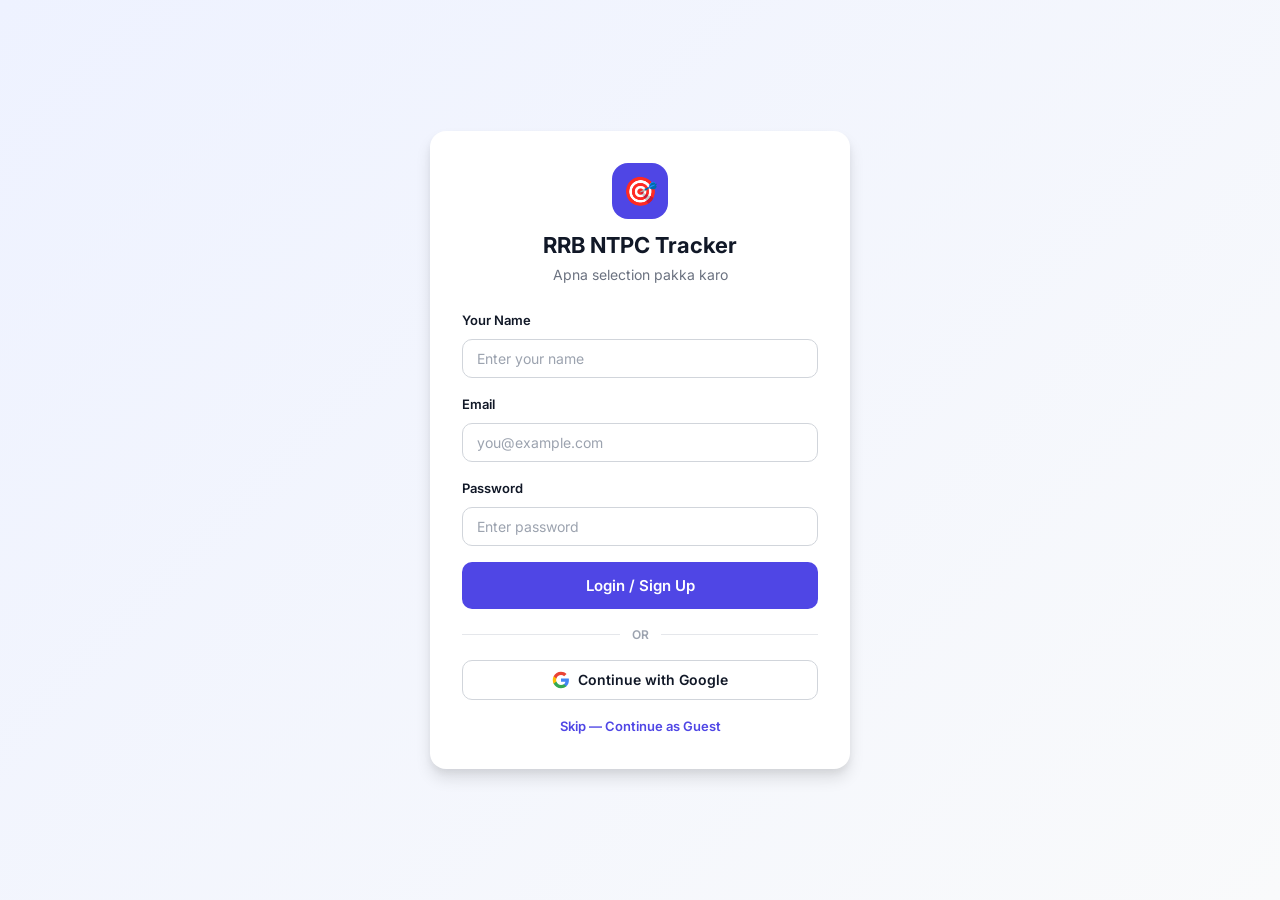
<file: index.html>
<!DOCTYPE html>
<html lang="en">
<head>
  <meta charset="UTF-8" />
  <meta name="viewport" content="width=device-width, initial-scale=1.0" />
  <title>Login — RRB NTPC Tracker</title>
  <link rel="stylesheet" href="css/global.css" />
  <link rel="stylesheet" href="css/components.css" />
  <link rel="stylesheet" href="css/layout.css" />
    <link rel="stylesheet" href="css/loading.css" />
</head>
<body>
    <!-- Loading Screen -->
  <!-- Loading Screen — Compact Train -->
<div class="loader-screen" id="loaderScreen">
  <div class="loader-card">

    <!-- Header -->
    <div class="loader-header">
      <div class="loader-logo-icon">🎯</div>
      <div class="loader-title">RRB NTPC Tracker</div>
      <div class="loader-subtitle">Apna selection pakka karo</div>
    </div>

    <!-- Scene: Sky + Track + Train -->
    <div class="loader-scene">
      <div class="scene-sun"></div>
      <div class="scene-cloud scene-cloud-1"></div>
      <div class="scene-cloud scene-cloud-2"></div>
      <div class="scene-cloud scene-cloud-3"></div>
      <div class="scene-hill scene-hill-1"></div>
      <div class="scene-hill scene-hill-2"></div>
      <div class="scene-track"></div>
      <div class="scene-sleepers">
        <div class="scene-sleeper-strip">
          <div class="scene-sleeper"></div>
          <div class="scene-sleeper"></div>
          <div class="scene-sleeper"></div>
          <div class="scene-sleeper"></div>
          <div class="scene-sleeper"></div>
          <div class="scene-sleeper"></div>
          <div class="scene-sleeper"></div>
          <div class="scene-sleeper"></div>
          <div class="scene-sleeper"></div>
          <div class="scene-sleeper"></div>
          <div class="scene-sleeper"></div>
          <div class="scene-sleeper"></div>
          <div class="scene-sleeper"></div>
          <div class="scene-sleeper"></div>
          <div class="scene-sleeper"></div>
          <div class="scene-sleeper"></div>
          <div class="scene-sleeper"></div>
          <div class="scene-sleeper"></div>
          <div class="scene-sleeper"></div>
          <div class="scene-sleeper"></div>
        </div>
      </div>
      <div class="scene-ground"></div>
      <div class="speed-line speed-line-1"></div>
      <div class="speed-line speed-line-2"></div>
      <div class="scene-train">
        <div class="train-smoke">
          <div class="smoke-puff smoke-puff-1"></div>
          <div class="smoke-puff smoke-puff-2"></div>
          <div class="smoke-puff smoke-puff-3"></div>
          <div class="smoke-puff smoke-puff-4"></div>
        </div>
        <div class="train-nose"></div>
        <div class="train-headlight"></div>
        <div class="train-body">
          <div class="train-stripe-blue"></div>
          <div class="train-stripe-red"></div>
          <div class="train-windows">
            <div class="train-window"></div>
            <div class="train-window"></div>
            <div class="train-window"></div>
            <div class="train-window"></div>
            <div class="train-window"></div>
            <div class="train-window"></div>
          </div>
        </div>
        <div class="train-wheels">
          <div class="train-wheel"></div>
          <div class="train-wheel"></div>
          <div class="train-wheel"></div>
          <div class="train-wheel"></div>
        </div>
      </div>
    </div>

    <!-- Footer -->
    <div class="loader-footer">
      <div class="loader-bar-wrap">
        <div class="loader-bar" id="loaderBar"></div>
      </div>
      <div class="loader-percent" id="loaderPercent">Loading 0%</div>
      <div class="loader-quote" id="loaderQuote">
        <span style="margin-right: 6px;">💡</span> Loading...
      </div>
    </div>

  </div>
</div>

  <div class="login-page">
    <div class="login-box">

      <!-- Header -->
      <div class="login-header">
        <div class="login-logo">🎯</div>
        <h1 class="login-title">RRB NTPC Tracker</h1>
        <p class="login-subtitle">Apna selection pakka karo</p>
      </div>

      <!-- Error message -->
      <div class="login-error" id="loginError"></div>

      <!-- Login Form -->
      <form id="loginForm">

        <div class="form-group">
          <label class="form-label" for="nameInput">Your Name</label>
          <input 
            type="text" 
            id="nameInput" 
            class="form-input" 
            placeholder="Enter your name" 
            autocomplete="name"
          />
        </div>

        <div class="form-group">
          <label class="form-label" for="emailInput">Email</label>
          <input 
            type="email" 
            id="emailInput" 
            class="form-input" 
            placeholder="you@example.com" 
            autocomplete="email"
          />
        </div>

        <div class="form-group">
          <label class="form-label" for="passwordInput">Password</label>
          <input 
            type="password" 
            id="passwordInput" 
            class="form-input" 
            placeholder="Enter password" 
            autocomplete="current-password"
          />
        </div>

        <button type="submit" class="btn btn-primary btn-block btn-lg">
          Login / Sign Up
        </button>

      </form>

      <!-- Divider -->
      <div class="login-divider">OR</div>

      <!-- Google Button -->
      <button class="btn-google" id="googleBtn">
        <svg class="google-icon" viewBox="0 0 24 24" xmlns="http://www.w3.org/2000/svg">
          <path fill="#4285F4" d="M22.56 12.25c0-.78-.07-1.53-.2-2.25H12v4.26h5.92c-.26 1.37-1.04 2.53-2.21 3.31v2.77h3.57c2.08-1.92 3.28-4.74 3.28-8.09z"/>
          <path fill="#34A853" d="M12 23c2.97 0 5.46-.98 7.28-2.66l-3.57-2.77c-.98.66-2.23 1.06-3.71 1.06-2.86 0-5.29-1.93-6.16-4.53H2.18v2.84C3.99 20.53 7.7 23 12 23z"/>
          <path fill="#FBBC05" d="M5.84 14.09c-.22-.66-.35-1.36-.35-2.09s.13-1.43.35-2.09V7.07H2.18C1.43 8.55 1 10.22 1 12s.43 3.45 1.18 4.93l2.85-2.22.81-.62z"/>
          <path fill="#EA4335" d="M12 5.38c1.62 0 3.06.56 4.21 1.64l3.15-3.15C17.45 2.09 14.97 1 12 1 7.7 1 3.99 3.47 2.18 7.07l3.66 2.84c.87-2.6 3.3-4.53 6.16-4.53z"/>
        </svg>
        Continue with Google
      </button>

      <!-- Skip -->
      <div class="login-footer">
        <a id="skipBtn">Skip — Continue as Guest</a>
      </div>

    </div>
  </div>

    <script src="js/loading.js"></script>
  <script src="js/utils.js"></script>
  <script src="js/storage.js"></script>
  <script src="js/auth.js"></script>

</body>
</html>
</file>
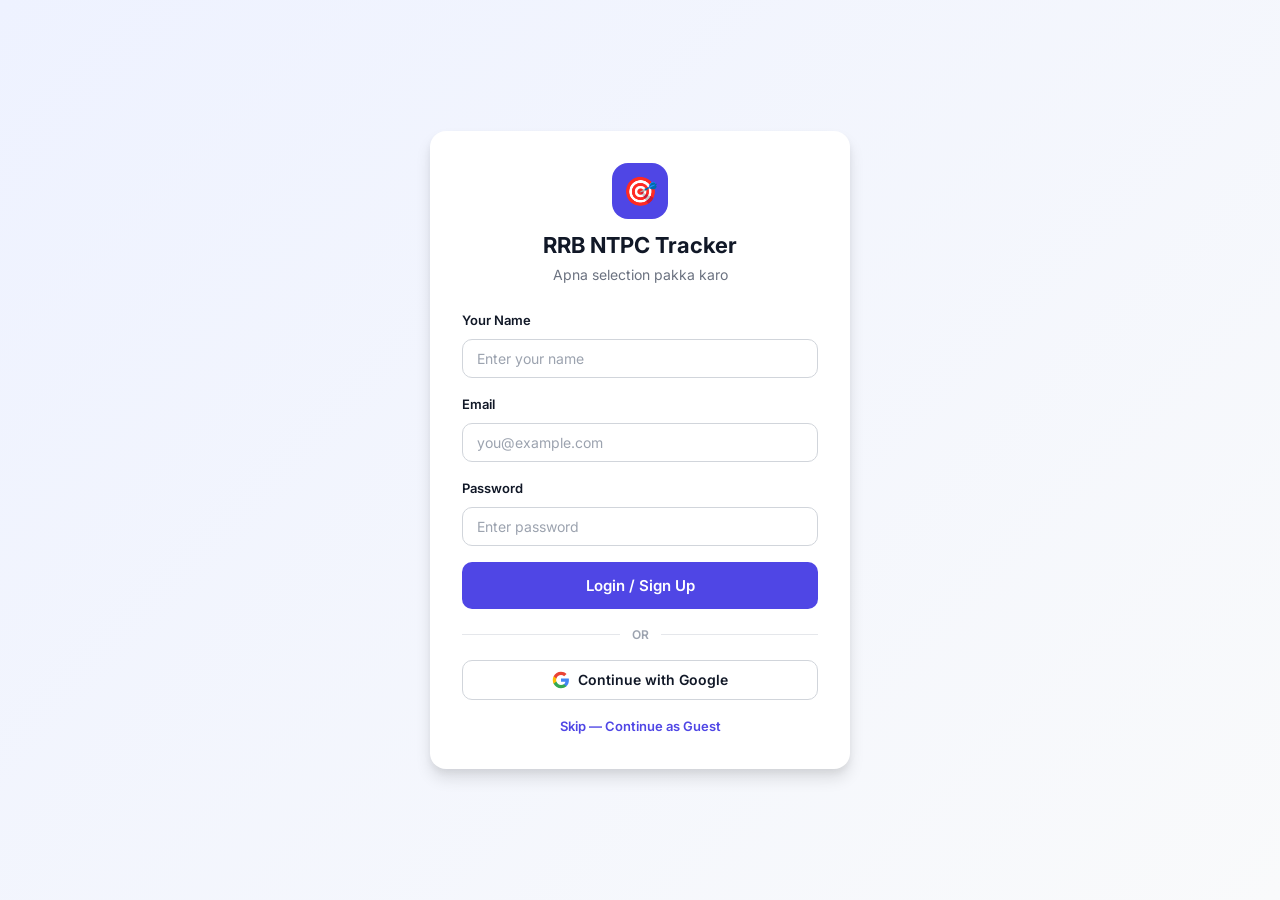
<file: achievements.html>
<!DOCTYPE html>
<html lang="en">
<head>
  <meta charset="UTF-8" />
  <meta name="viewport" content="width=device-width, initial-scale=1.0" />
  <title>Achievements — RRB NTPC Tracker</title>
  <link rel="stylesheet" href="css/global.css" />
  <link rel="stylesheet" href="css/components.css" />
  <link rel="stylesheet" href="css/layout.css" />
    <link rel="stylesheet" href="css/loading.css" />
</head>
<body>
      <!-- Loading Screen -->
  <!-- Loading Screen — Compact Train -->
<div class="loader-screen" id="loaderScreen">
  <div class="loader-card">

    <!-- Header -->
    <div class="loader-header">
      <div class="loader-logo-icon">🎯</div>
      <div class="loader-title">RRB NTPC Tracker</div>
      <div class="loader-subtitle">Apna selection pakka karo</div>
    </div>

    <!-- Scene: Sky + Track + Train -->
    <div class="loader-scene">
      <div class="scene-sun"></div>
      <div class="scene-cloud scene-cloud-1"></div>
      <div class="scene-cloud scene-cloud-2"></div>
      <div class="scene-cloud scene-cloud-3"></div>
      <div class="scene-hill scene-hill-1"></div>
      <div class="scene-hill scene-hill-2"></div>
      <div class="scene-track"></div>
      <div class="scene-sleepers">
        <div class="scene-sleeper-strip">
          <div class="scene-sleeper"></div>
          <div class="scene-sleeper"></div>
          <div class="scene-sleeper"></div>
          <div class="scene-sleeper"></div>
          <div class="scene-sleeper"></div>
          <div class="scene-sleeper"></div>
          <div class="scene-sleeper"></div>
          <div class="scene-sleeper"></div>
          <div class="scene-sleeper"></div>
          <div class="scene-sleeper"></div>
          <div class="scene-sleeper"></div>
          <div class="scene-sleeper"></div>
          <div class="scene-sleeper"></div>
          <div class="scene-sleeper"></div>
          <div class="scene-sleeper"></div>
          <div class="scene-sleeper"></div>
          <div class="scene-sleeper"></div>
          <div class="scene-sleeper"></div>
          <div class="scene-sleeper"></div>
          <div class="scene-sleeper"></div>
        </div>
      </div>
      <div class="scene-ground"></div>
      <div class="speed-line speed-line-1"></div>
      <div class="speed-line speed-line-2"></div>
      <div class="scene-train">
        <div class="train-smoke">
          <div class="smoke-puff smoke-puff-1"></div>
          <div class="smoke-puff smoke-puff-2"></div>
          <div class="smoke-puff smoke-puff-3"></div>
          <div class="smoke-puff smoke-puff-4"></div>
        </div>
        <div class="train-nose"></div>
        <div class="train-headlight"></div>
        <div class="train-body">
          <div class="train-stripe-blue"></div>
          <div class="train-stripe-red"></div>
          <div class="train-windows">
            <div class="train-window"></div>
            <div class="train-window"></div>
            <div class="train-window"></div>
            <div class="train-window"></div>
            <div class="train-window"></div>
            <div class="train-window"></div>
          </div>
        </div>
        <div class="train-wheels">
          <div class="train-wheel"></div>
          <div class="train-wheel"></div>
          <div class="train-wheel"></div>
          <div class="train-wheel"></div>
        </div>
      </div>
    </div>

    <!-- Footer -->
    <div class="loader-footer">
      <div class="loader-bar-wrap">
        <div class="loader-bar" id="loaderBar"></div>
      </div>
      <div class="loader-percent" id="loaderPercent">Loading 0%</div>
      <div class="loader-quote" id="loaderQuote">
        <span style="margin-right: 6px;">💡</span> Loading...
      </div>
    </div>

  </div>
</div>

  <div class="app">
    <aside class="sidebar" id="sidebar"></aside>
    <header class="header" id="header"></header>

    <main class="main" id="main">

      <div class="page-header">
        <h1 class="page-title">🏆 Achievements</h1>
        <p class="page-subtitle">Har unlock ek reward</p>
      </div>

      <!-- Level Header -->
      <div class="level-header">
        <div class="level-badge-circle">
          <div class="level-number" id="levelNum">1</div>
          <div class="level-text">Level</div>
        </div>
        <div class="level-info">
          <h2 id="levelTitle">Beginner</h2>
          <p id="levelSubtext">Padhte raho, level up karo!</p>
          <div class="level-xp-bar">
            <div class="level-xp-fill" id="xpBar" style="width: 0%;"></div>
          </div>
          <div class="level-xp-text" id="xpText">0 / 500 XP</div>
        </div>
      </div>

      <!-- Stats -->
      <div class="achievement-stats">
        <div class="stat-card">
          <div class="stat-icon">🏆</div>
          <div class="stat-label">Unlocked</div>
          <div class="stat-value" id="statUnlocked">0</div>
        </div>
        <div class="stat-card">
          <div class="stat-icon">🔒</div>
          <div class="stat-label">Locked</div>
          <div class="stat-value" id="statLocked">0</div>
        </div>
        <div class="stat-card">
          <div class="stat-icon">⚡</div>
          <div class="stat-label">Total XP</div>
          <div class="stat-value" id="statXP">0</div>
        </div>
        <div class="stat-card">
          <div class="stat-icon">📈</div>
          <div class="stat-label">Progress</div>
          <div class="stat-value" id="statProgress">0%</div>
        </div>
      </div>

      <!-- Badges Grid -->
      <div class="card">
        <div class="card-header">
          <div>
            <div class="card-title">🏅 Badges</div>
            <div class="card-subtitle">Sab unlock karne ki koshish karo</div>
          </div>
        </div>
        <div class="badges-grid" id="badgesGrid"></div>
      </div>

    </main>
  </div>

    <script src="js/loading.js"></script>
  <script src="js/utils.js"></script>
  <script src="js/storage.js"></script>
  <script src="js/data.js"></script>
  <script src="js/layout.js"></script>
  <script src="js/achievements.js"></script>

</body>
</html>
</file>
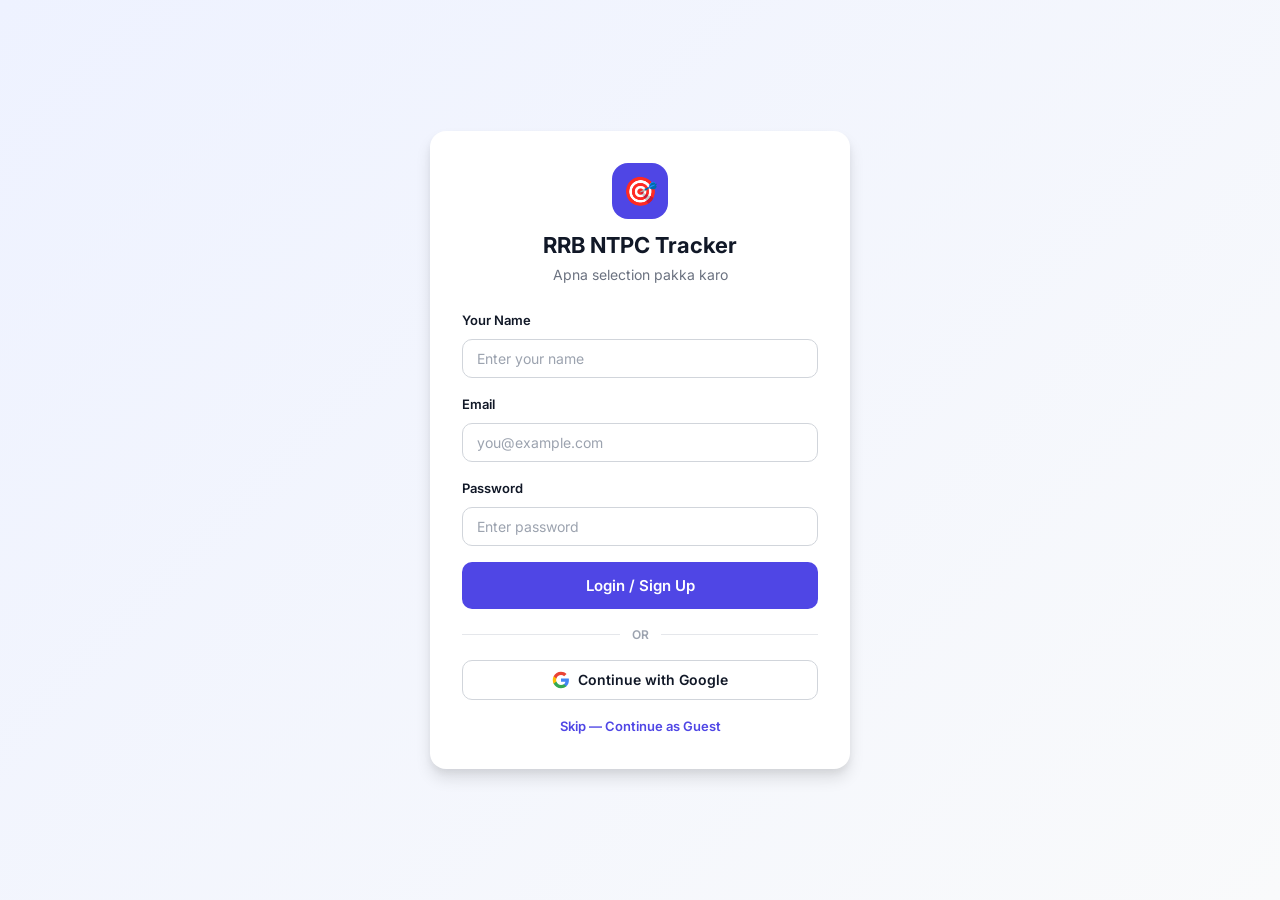
<file: calendar.html>
<!DOCTYPE html>
<html lang="en">
<head>
  <meta charset="UTF-8" />
  <meta name="viewport" content="width=device-width, initial-scale=1.0" />
  <title>Calendar — RRB NTPC Tracker</title>
  <link rel="stylesheet" href="css/global.css" />
  <link rel="stylesheet" href="css/components.css" />
  <link rel="stylesheet" href="css/layout.css" />
    <link rel="stylesheet" href="css/loading.css" />
</head>
<body>
    <!-- Loading Screen -->
  <!-- Loading Screen — Compact Train -->
<div class="loader-screen" id="loaderScreen">
  <div class="loader-card">

    <!-- Header -->
    <div class="loader-header">
      <div class="loader-logo-icon">🎯</div>
      <div class="loader-title">RRB NTPC Tracker</div>
      <div class="loader-subtitle">Apna selection pakka karo</div>
    </div>

    <!-- Scene: Sky + Track + Train -->
    <div class="loader-scene">
      <div class="scene-sun"></div>
      <div class="scene-cloud scene-cloud-1"></div>
      <div class="scene-cloud scene-cloud-2"></div>
      <div class="scene-cloud scene-cloud-3"></div>
      <div class="scene-hill scene-hill-1"></div>
      <div class="scene-hill scene-hill-2"></div>
      <div class="scene-track"></div>
      <div class="scene-sleepers">
        <div class="scene-sleeper-strip">
          <div class="scene-sleeper"></div>
          <div class="scene-sleeper"></div>
          <div class="scene-sleeper"></div>
          <div class="scene-sleeper"></div>
          <div class="scene-sleeper"></div>
          <div class="scene-sleeper"></div>
          <div class="scene-sleeper"></div>
          <div class="scene-sleeper"></div>
          <div class="scene-sleeper"></div>
          <div class="scene-sleeper"></div>
          <div class="scene-sleeper"></div>
          <div class="scene-sleeper"></div>
          <div class="scene-sleeper"></div>
          <div class="scene-sleeper"></div>
          <div class="scene-sleeper"></div>
          <div class="scene-sleeper"></div>
          <div class="scene-sleeper"></div>
          <div class="scene-sleeper"></div>
          <div class="scene-sleeper"></div>
          <div class="scene-sleeper"></div>
        </div>
      </div>
      <div class="scene-ground"></div>
      <div class="speed-line speed-line-1"></div>
      <div class="speed-line speed-line-2"></div>
      <div class="scene-train">
        <div class="train-smoke">
          <div class="smoke-puff smoke-puff-1"></div>
          <div class="smoke-puff smoke-puff-2"></div>
          <div class="smoke-puff smoke-puff-3"></div>
          <div class="smoke-puff smoke-puff-4"></div>
        </div>
        <div class="train-nose"></div>
        <div class="train-headlight"></div>
        <div class="train-body">
          <div class="train-stripe-blue"></div>
          <div class="train-stripe-red"></div>
          <div class="train-windows">
            <div class="train-window"></div>
            <div class="train-window"></div>
            <div class="train-window"></div>
            <div class="train-window"></div>
            <div class="train-window"></div>
            <div class="train-window"></div>
          </div>
        </div>
        <div class="train-wheels">
          <div class="train-wheel"></div>
          <div class="train-wheel"></div>
          <div class="train-wheel"></div>
          <div class="train-wheel"></div>
        </div>
      </div>
    </div>

    <!-- Footer -->
    <div class="loader-footer">
      <div class="loader-bar-wrap">
        <div class="loader-bar" id="loaderBar"></div>
      </div>
      <div class="loader-percent" id="loaderPercent">Loading 0%</div>
      <div class="loader-quote" id="loaderQuote">
        <span style="margin-right: 6px;">💡</span> Loading...
      </div>
    </div>

  </div>
</div>

  <div class="app">
    <aside class="sidebar" id="sidebar"></aside>
    <header class="header" id="header"></header>

    <main class="main" id="main">

      <div class="page-header">
        <h1 class="page-title">📅 Calendar</h1>
        <p class="page-subtitle">Apni study consistency dekho</p>
      </div>

      <!-- Stats -->
      <div class="dashboard-grid mb-5">
        <div class="stat-card">
          <div class="stat-icon" style="background-color: var(--success-light); color: var(--success);">📅</div>
          <div class="stat-label">Study Days (This Month)</div>
          <div class="stat-value" id="statStudyDays">0</div>
        </div>
        <div class="stat-card">
          <div class="stat-icon">⏱️</div>
          <div class="stat-label">Total Hours</div>
          <div class="stat-value" id="statMonthHours">0h</div>
        </div>
        <div class="stat-card">
          <div class="stat-icon" style="background-color: var(--warning-light); color: var(--warning);">📊</div>
          <div class="stat-label">Daily Average</div>
          <div class="stat-value" id="statAvg">0h</div>
        </div>
        <div class="stat-card">
          <div class="stat-icon" style="background-color: var(--danger-light); color: var(--danger);">🔥</div>
          <div class="stat-label">Best Day</div>
          <div class="stat-value" id="statBest">—</div>
        </div>
      </div>

      <!-- Calendar -->
      <div class="calendar-wrap">

        <div class="calendar-header">
          <div class="calendar-month" id="monthLabel">October 2026</div>
          <div class="calendar-nav">
            <button class="calendar-today-btn" id="todayBtn">Today</button>
            <button class="calendar-nav-btn" id="prevBtn" title="Previous Month">‹</button>
            <button class="calendar-nav-btn" id="nextBtn" title="Next Month">›</button>
          </div>
        </div>

        <div class="calendar-grid" id="calendarGrid"></div>

        <div class="calendar-legend">
          <div class="calendar-legend-item">
            <div class="calendar-legend-dot none"></div>
            <span>No study</span>
          </div>
          <div class="calendar-legend-item">
            <div class="calendar-legend-dot low"></div>
            <span>&lt;1h</span>
          </div>
          <div class="calendar-legend-item">
            <div class="calendar-legend-dot mid"></div>
            <span>1-4h</span>
          </div>
          <div class="calendar-legend-item">
            <div class="calendar-legend-dot high"></div>
            <span>4h+</span>
          </div>
        </div>

      </div>

    </main>
  </div>

  <!-- Day Detail Modal -->
  <div class="summary-modal" id="dayModal">
    <div class="summary-box">
      <div class="summary-header">
        <div class="summary-header-icon">📅</div>
        <h2 id="modalDate">—</h2>
        <p id="modalSubtext">—</p>
      </div>

      <div class="calendar-detail-stats">
        <div class="calendar-detail-stat">
          <div class="calendar-detail-value" id="modalStudy">0h 0m</div>
          <div class="calendar-detail-label">Study Time</div>
        </div>
        <div class="calendar-detail-stat">
          <div class="calendar-detail-value" id="modalBreak">0m</div>
          <div class="calendar-detail-label">Break Time</div>
        </div>
        <div class="calendar-detail-stat">
          <div class="calendar-detail-value" id="modalSessions">0</div>
          <div class="calendar-detail-label">Sessions</div>
        </div>
      </div>

      <div class="summary-section">
        <div class="summary-section-title">Sessions</div>
        <div id="modalSessionsList"></div>
      </div>

      <div class="summary-actions">
        <button class="btn btn-secondary" id="closeDayModal">Close</button>
      </div>
    </div>
  </div>

    <script src="js/loading.js"></script>
  <script src="js/utils.js"></script>
  <script src="js/storage.js"></script>
  <script src="js/data.js"></script>
  <script src="js/layout.js"></script>
  <script src="js/calendar.js"></script>

</body>
</html>
</file>
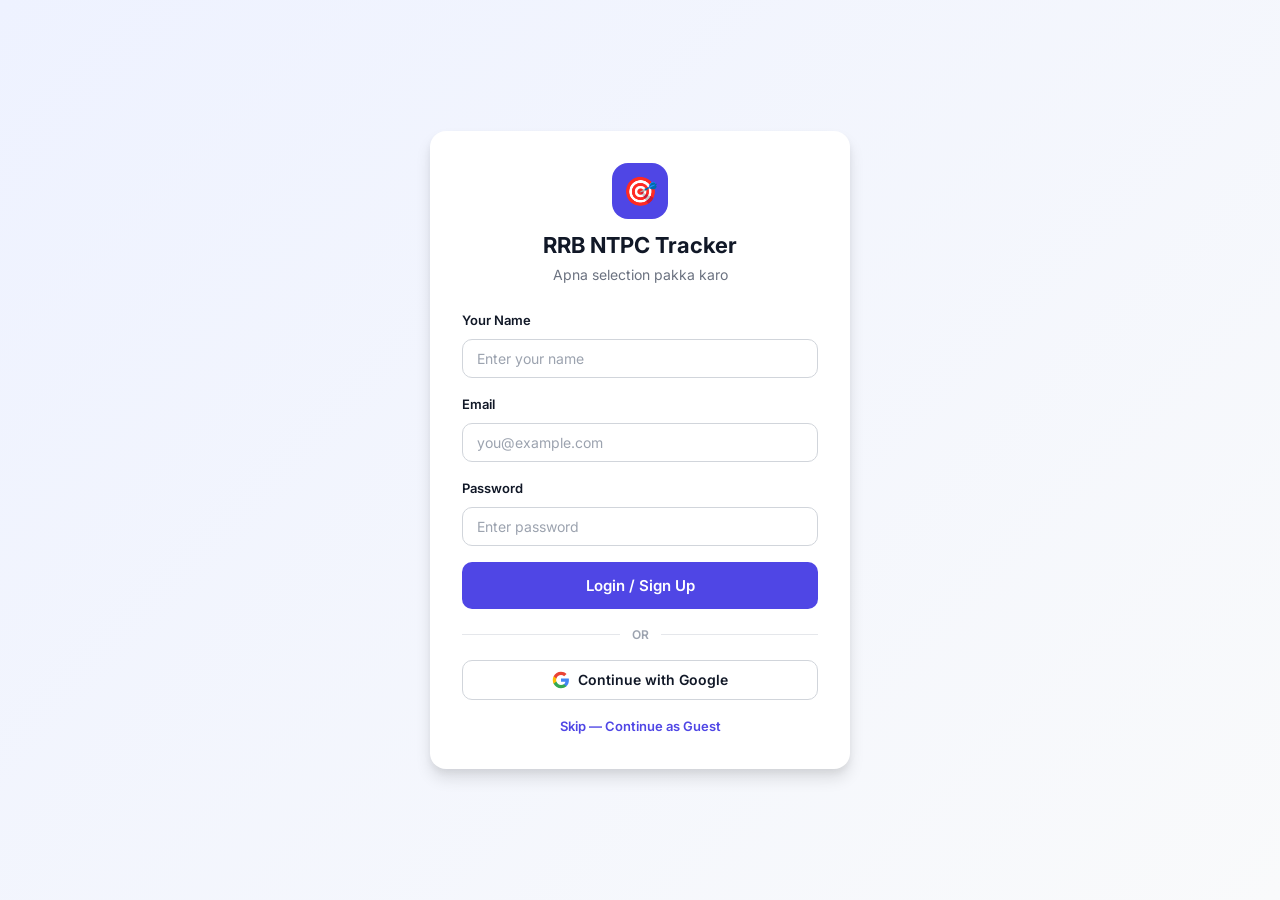
<file: flashcards.html>
<!DOCTYPE html>
<html lang="en">
<head>
  <meta charset="UTF-8" />
  <meta name="viewport" content="width=device-width, initial-scale=1.0" />
  <title>Flashcards — RRB NTPC Tracker</title>
  <link rel="stylesheet" href="css/global.css" />
  <link rel="stylesheet" href="css/components.css" />
  <link rel="stylesheet" href="css/layout.css" />
    <link rel="stylesheet" href="css/loading.css" />
</head>
<body>
    <!-- Loading Screen -->
  <!-- Loading Screen — Compact Train -->
<div class="loader-screen" id="loaderScreen">
  <div class="loader-card">

    <!-- Header -->
    <div class="loader-header">
      <div class="loader-logo-icon">🎯</div>
      <div class="loader-title">RRB NTPC Tracker</div>
      <div class="loader-subtitle">Apna selection pakka karo</div>
    </div>

    <!-- Scene: Sky + Track + Train -->
    <div class="loader-scene">
      <div class="scene-sun"></div>
      <div class="scene-cloud scene-cloud-1"></div>
      <div class="scene-cloud scene-cloud-2"></div>
      <div class="scene-cloud scene-cloud-3"></div>
      <div class="scene-hill scene-hill-1"></div>
      <div class="scene-hill scene-hill-2"></div>
      <div class="scene-track"></div>
      <div class="scene-sleepers">
        <div class="scene-sleeper-strip">
          <div class="scene-sleeper"></div>
          <div class="scene-sleeper"></div>
          <div class="scene-sleeper"></div>
          <div class="scene-sleeper"></div>
          <div class="scene-sleeper"></div>
          <div class="scene-sleeper"></div>
          <div class="scene-sleeper"></div>
          <div class="scene-sleeper"></div>
          <div class="scene-sleeper"></div>
          <div class="scene-sleeper"></div>
          <div class="scene-sleeper"></div>
          <div class="scene-sleeper"></div>
          <div class="scene-sleeper"></div>
          <div class="scene-sleeper"></div>
          <div class="scene-sleeper"></div>
          <div class="scene-sleeper"></div>
          <div class="scene-sleeper"></div>
          <div class="scene-sleeper"></div>
          <div class="scene-sleeper"></div>
          <div class="scene-sleeper"></div>
        </div>
      </div>
      <div class="scene-ground"></div>
      <div class="speed-line speed-line-1"></div>
      <div class="speed-line speed-line-2"></div>
      <div class="scene-train">
        <div class="train-smoke">
          <div class="smoke-puff smoke-puff-1"></div>
          <div class="smoke-puff smoke-puff-2"></div>
          <div class="smoke-puff smoke-puff-3"></div>
          <div class="smoke-puff smoke-puff-4"></div>
        </div>
        <div class="train-nose"></div>
        <div class="train-headlight"></div>
        <div class="train-body">
          <div class="train-stripe-blue"></div>
          <div class="train-stripe-red"></div>
          <div class="train-windows">
            <div class="train-window"></div>
            <div class="train-window"></div>
            <div class="train-window"></div>
            <div class="train-window"></div>
            <div class="train-window"></div>
            <div class="train-window"></div>
          </div>
        </div>
        <div class="train-wheels">
          <div class="train-wheel"></div>
          <div class="train-wheel"></div>
          <div class="train-wheel"></div>
          <div class="train-wheel"></div>
        </div>
      </div>
    </div>

    <!-- Footer -->
    <div class="loader-footer">
      <div class="loader-bar-wrap">
        <div class="loader-bar" id="loaderBar"></div>
      </div>
      <div class="loader-percent" id="loaderPercent">Loading 0%</div>
      <div class="loader-quote" id="loaderQuote">
        <span style="margin-right: 6px;">💡</span> Loading...
      </div>
    </div>

  </div>
</div>

  <div class="app">
    <aside class="sidebar" id="sidebar"></aside>
    <header class="header" id="header"></header>

    <main class="main" id="main">

      <div class="page-header">
        <h1 class="page-title">🃏 Flashcards</h1>
        <p class="page-subtitle">Spaced repetition se yaad karo</p>
      </div>

      <!-- Stats -->
      <div class="dashboard-grid mb-5">
        <div class="stat-card">
          <div class="stat-icon">🃏</div>
          <div class="stat-label">Total Cards</div>
          <div class="stat-value" id="statTotal">0</div>
        </div>
        <div class="stat-card">
          <div class="stat-icon" style="background-color: var(--danger-light); color: var(--danger);">🔴</div>
          <div class="stat-label">Due Today</div>
          <div class="stat-value" id="statDue">0</div>
        </div>
        <div class="stat-card">
          <div class="stat-icon" style="background-color: var(--warning-light); color: var(--warning);">📝</div>
          <div class="stat-label">In Progress</div>
          <div class="stat-value" id="statProgress">0</div>
        </div>
        <div class="stat-card">
          <div class="stat-icon" style="background-color: var(--success-light); color: var(--success);">✅</div>
          <div class="stat-label">Mastered</div>
          <div class="stat-value" id="statMastered">0</div>
        </div>
      </div>

      <!-- Toolbar -->
      <div class="flashcard-toolbar">
        <button class="btn btn-primary" id="startSessionBtn">▶️ Start Session</button>
        <button class="btn btn-secondary" id="autoGenBtn">✨ Auto-Generate from Notes</button>
        <button class="btn btn-secondary" id="addManualBtn">+ Add Manual Card</button>
        <button class="btn btn-ghost" id="manageBtn">📋 Manage Cards</button>
      </div>

      <!-- Manual Add Form -->
      <div class="card mb-5 hidden" id="addFormCard">
        <div class="card-header">
          <div class="card-title">Add New Flashcard</div>
          <button class="btn btn-ghost btn-sm" id="closeFormBtn">✕</button>
        </div>
        <div class="flashcard-form-grid">
          <div class="form-group">
            <label class="form-label">Subject</label>
            <select class="form-select" id="fcSubject"></select>
          </div>
          <div class="form-group">
            <label class="form-label">Topic</label>
            <select class="form-select" id="fcTopic">
              <option value="">Select topic</option>
            </select>
          </div>
          <div class="form-group">
            <label class="form-label">Question</label>
            <input type="text" class="form-input" id="fcQuestion" placeholder="e.g. HCF of 12, 18, 24?" />
          </div>
          <div class="form-group">
            <label class="form-label">Answer</label>
            <textarea class="form-textarea" id="fcAnswer" placeholder="Answer likho..." style="min-height: 80px;"></textarea>
          </div>
          <div class="flex gap-2">
            <button class="btn btn-primary" id="saveCardBtn">💾 Save Card</button>
            <button class="btn btn-secondary" id="cancelCardBtn">Cancel</button>
          </div>
        </div>
      </div>

      <!-- Session Area (hidden by default) -->
      <div class="hidden" id="sessionArea">

        <!-- Progress -->
        <div class="flashcard-progress">
          <div class="flashcard-progress-bar">
            <div class="flashcard-progress-fill" id="sessionProgress" style="width: 0%;"></div>
          </div>
          <p class="text-sm text-muted" id="sessionCounter">0 / 0</p>
        </div>

        <!-- Card -->
        <div class="flashcard-stage">
          <div class="flashcard" id="flashcard">
            <div class="flashcard-face front">
              <span class="flashcard-label">QUESTION</span>
              <div class="flashcard-content" id="cardQuestion">—</div>
              <div class="flashcard-hint">Click to reveal answer</div>
            </div>
            <div class="flashcard-face back">
              <span class="flashcard-label">ANSWER</span>
              <div class="flashcard-content small" id="cardAnswer">—</div>
            </div>
          </div>
        </div>

        <!-- Actions -->
        <div class="flashcard-actions" id="cardActions" style="display: none;">
          <button class="flashcard-action again" data-quality="0">
            <span class="icon">😞</span>
            Again
          </button>
          <button class="flashcard-action hard" data-quality="1">
            <span class="icon">😐</span>
            Hard
          </button>
          <button class="flashcard-action good" data-quality="2">
            <span class="icon">🙂</span>
            Good
          </button>
          <button class="flashcard-action easy" data-quality="3">
            <span class="icon">😄</span>
            Easy
          </button>
        </div>

        <!-- Quit button -->
        <div class="text-center mt-4">
          <button class="btn btn-ghost" id="quitSessionBtn">Quit Session</button>
        </div>

      </div>

      <!-- Session Summary (hidden) -->
      <div class="hidden" id="summaryArea">
        <div class="card flashcard-summary">
          <div style="font-size: 56px; margin-bottom: 12px;">🎉</div>
          <h2>Session Complete!</h2>
          <p class="text-muted" id="summaryText">Tumne X cards review kiye</p>

          <div class="flashcard-summary-grid">
            <div class="flashcard-summary-item again">
              <div class="flashcard-summary-value" id="sumAgain">0</div>
              <div class="flashcard-summary-label">😞 Again</div>
            </div>
            <div class="flashcard-summary-item hard">
              <div class="flashcard-summary-value" id="sumHard">0</div>
              <div class="flashcard-summary-label">😐 Hard</div>
            </div>
            <div class="flashcard-summary-item good">
              <div class="flashcard-summary-value" id="sumGood">0</div>
              <div class="flashcard-summary-label">🙂 Good</div>
            </div>
            <div class="flashcard-summary-item easy">
              <div class="flashcard-summary-value" id="sumEasy">0</div>
              <div class="flashcard-summary-label">😄 Easy</div>
            </div>
          </div>

          <div class="flex gap-2 justify-center">
            <button class="btn btn-primary" id="closeSummaryBtn">Done</button>
            <button class="btn btn-secondary" id="restartBtn">Practice Again</button>
          </div>
        </div>
      </div>

      <!-- Empty State -->
      <div class="hidden" id="emptyState">
        <div class="card flashcard-empty">
          <div class="flashcard-empty-icon">🃏</div>
          <h3>Koi card nahi hai</h3>
          <p class="text-muted mt-2">
            Apne notes se auto-generate karo, ya manually add karo
          </p>
          <div class="flex gap-2 justify-center mt-4">
            <button class="btn btn-primary" id="emptyAutoBtn">✨ Auto-Generate</button>
            <button class="btn btn-secondary" id="emptyManualBtn">+ Add Manual</button>
          </div>
        </div>
      </div>

    </main>
  </div>

    <script src="js/loading.js"></script>
  <script src="js/utils.js"></script>
  <script src="js/storage.js"></script>
  <script src="js/data.js"></script>
  <script src="js/layout.js"></script>
  <script src="js/flashcards.js"></script>

</body>
</html>
</file>
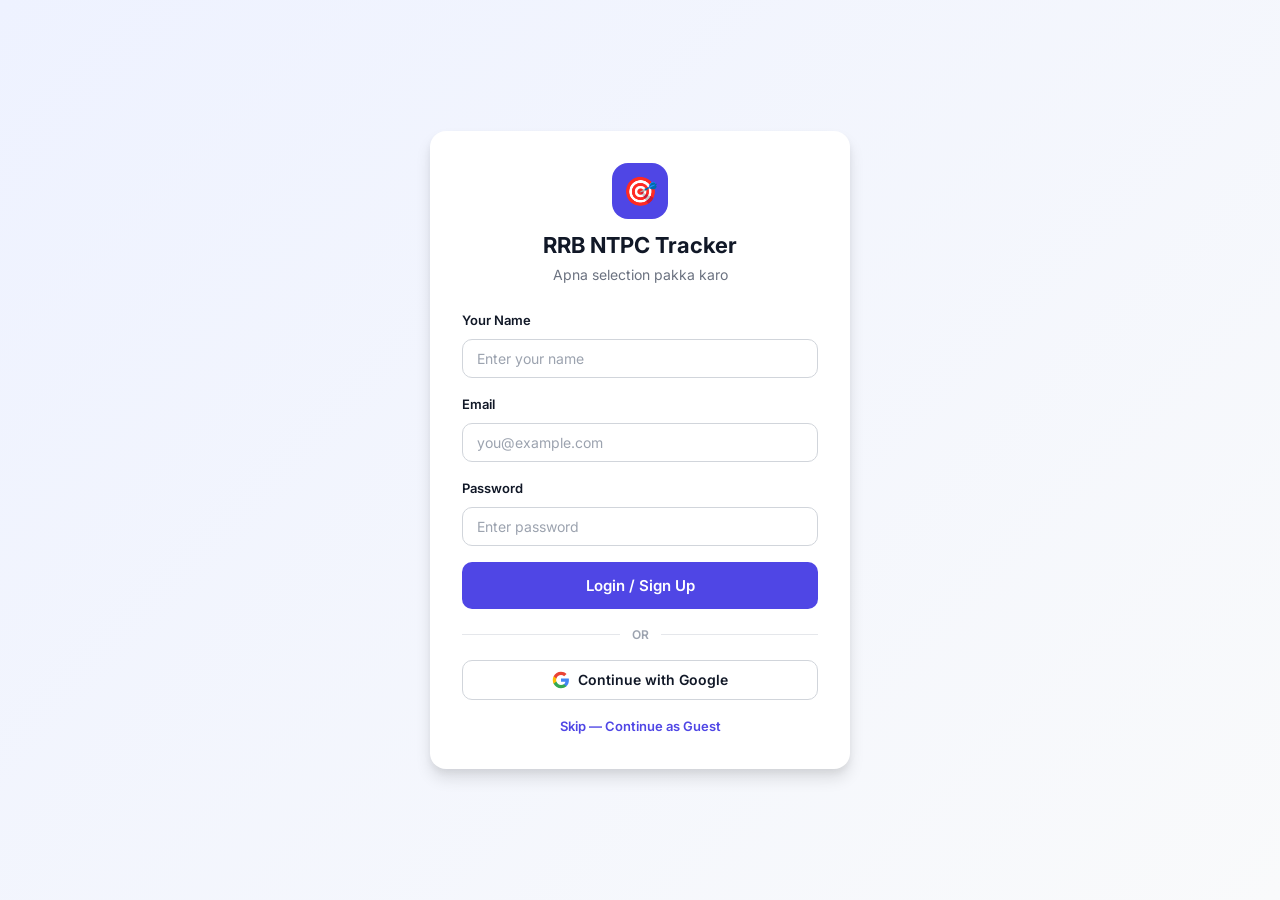
<file: mentor.html>
<!DOCTYPE html>
<html lang="en">
<head>
  <meta charset="UTF-8" />
  <meta name="viewport" content="width=device-width, initial-scale=1.0" />
  <title>AI Mentor — RRB NTPC Tracker</title>
  <link rel="stylesheet" href="css/global.css" />
  <link rel="stylesheet" href="css/components.css" />
  <link rel="stylesheet" href="css/layout.css" />
    <link rel="stylesheet" href="css/loading.css" />
</head>
<body>
    <!-- Loading Screen -->
  <!-- Loading Screen — Compact Train -->
<div class="loader-screen" id="loaderScreen">
  <div class="loader-card">

    <!-- Header -->
    <div class="loader-header">
      <div class="loader-logo-icon">🎯</div>
      <div class="loader-title">RRB NTPC Tracker</div>
      <div class="loader-subtitle">Apna selection pakka karo</div>
    </div>

    <!-- Scene: Sky + Track + Train -->
    <div class="loader-scene">
      <div class="scene-sun"></div>
      <div class="scene-cloud scene-cloud-1"></div>
      <div class="scene-cloud scene-cloud-2"></div>
      <div class="scene-cloud scene-cloud-3"></div>
      <div class="scene-hill scene-hill-1"></div>
      <div class="scene-hill scene-hill-2"></div>
      <div class="scene-track"></div>
      <div class="scene-sleepers">
        <div class="scene-sleeper-strip">
          <div class="scene-sleeper"></div>
          <div class="scene-sleeper"></div>
          <div class="scene-sleeper"></div>
          <div class="scene-sleeper"></div>
          <div class="scene-sleeper"></div>
          <div class="scene-sleeper"></div>
          <div class="scene-sleeper"></div>
          <div class="scene-sleeper"></div>
          <div class="scene-sleeper"></div>
          <div class="scene-sleeper"></div>
          <div class="scene-sleeper"></div>
          <div class="scene-sleeper"></div>
          <div class="scene-sleeper"></div>
          <div class="scene-sleeper"></div>
          <div class="scene-sleeper"></div>
          <div class="scene-sleeper"></div>
          <div class="scene-sleeper"></div>
          <div class="scene-sleeper"></div>
          <div class="scene-sleeper"></div>
          <div class="scene-sleeper"></div>
        </div>
      </div>
      <div class="scene-ground"></div>
      <div class="speed-line speed-line-1"></div>
      <div class="speed-line speed-line-2"></div>
      <div class="scene-train">
        <div class="train-smoke">
          <div class="smoke-puff smoke-puff-1"></div>
          <div class="smoke-puff smoke-puff-2"></div>
          <div class="smoke-puff smoke-puff-3"></div>
          <div class="smoke-puff smoke-puff-4"></div>
        </div>
        <div class="train-nose"></div>
        <div class="train-headlight"></div>
        <div class="train-body">
          <div class="train-stripe-blue"></div>
          <div class="train-stripe-red"></div>
          <div class="train-windows">
            <div class="train-window"></div>
            <div class="train-window"></div>
            <div class="train-window"></div>
            <div class="train-window"></div>
            <div class="train-window"></div>
            <div class="train-window"></div>
          </div>
        </div>
        <div class="train-wheels">
          <div class="train-wheel"></div>
          <div class="train-wheel"></div>
          <div class="train-wheel"></div>
          <div class="train-wheel"></div>
        </div>
      </div>
    </div>

    <!-- Footer -->
    <div class="loader-footer">
      <div class="loader-bar-wrap">
        <div class="loader-bar" id="loaderBar"></div>
      </div>
      <div class="loader-percent" id="loaderPercent">Loading 0%</div>
      <div class="loader-quote" id="loaderQuote">
        <span style="margin-right: 6px;">💡</span> Loading...
      </div>
    </div>

  </div>
</div>

  <div class="app">
    <aside class="sidebar" id="sidebar"></aside>
    <header class="header" id="header"></header>

    <main class="main" id="main">

      <!-- Hero -->
      <div class="mentor-header">
        <h1>🧠 AI Study Mentor</h1>
        <p id="mentorSubtitle">Aaj kya padhna hai — AI decide karega</p>
      </div>

      <!-- Today's Plan -->
      <div class="card mb-5">
        <div class="card-header">
          <div>
            <div class="card-title">🎯 Aaj ka Personalized Plan</div>
            <div class="card-subtitle" id="planCount">0 topics suggested</div>
          </div>
          <button class="btn btn-secondary btn-sm" id="refreshPlanBtn">🔄 Refresh</button>
        </div>
        <div class="mentor-plan-list" id="planList"></div>
      </div>

      <!-- Insights -->
      <div class="card mb-5">
        <div class="card-header">
          <div class="card-title">💡 AI Insights</div>
        </div>
        <div id="insightsContainer"></div>
      </div>

      <!-- Weak Topics -->
      <div class="card mb-5">
        <div class="card-header">
          <div>
            <div class="card-title">⚠️ Weak Topics</div>
            <div class="card-subtitle">Inpe extra dhyaan do</div>
          </div>
        </div>
        <div class="weak-grid" id="weakGrid"></div>
      </div>

      <!-- Strong Topics -->
      <div class="card">
        <div class="card-header">
          <div>
            <div class="card-title">💪 Strong Topics</div>
            <div class="card-subtitle">Ye tumhari strength hain</div>
          </div>
        </div>
        <div class="weak-grid" id="strongGrid"></div>
      </div>

    </main>
  </div>

    <script src="js/loading.js"></script>
  <script src="js/utils.js"></script>
  <script src="js/storage.js"></script>
  <script src="js/data.js"></script>
  <script src="js/layout.js"></script>
  <script src="js/mentor.js"></script>

</body>
</html>
</file>
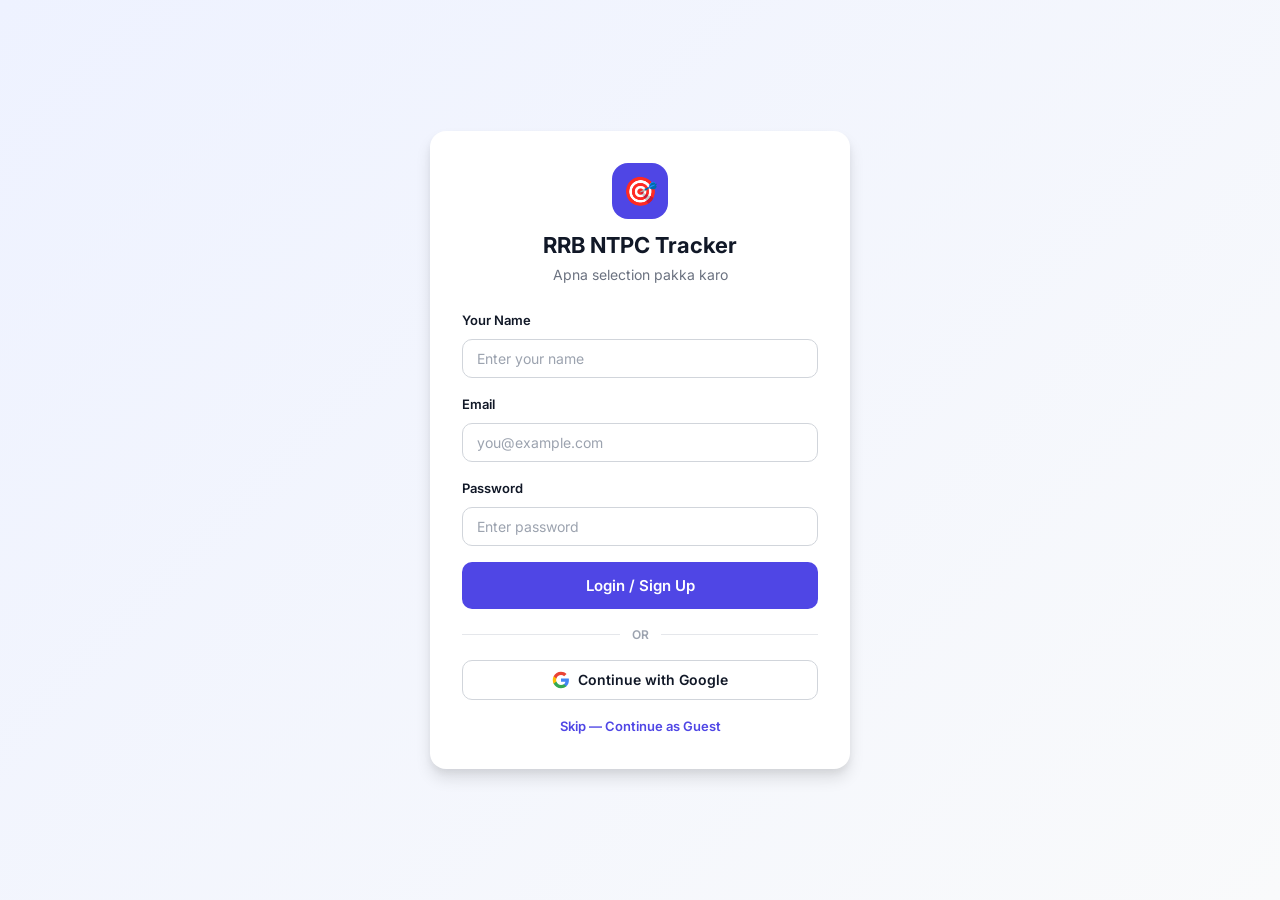
<file: mistakes.html>
<!DOCTYPE html>
<html lang="en">
<head>
  <meta charset="UTF-8" />
  <meta name="viewport" content="width=device-width, initial-scale=1.0" />
  <title>Mistakes — RRB NTPC Tracker</title>
  <link rel="stylesheet" href="css/global.css" />
  <link rel="stylesheet" href="css/components.css" />
  <link rel="stylesheet" href="css/layout.css" />
    <link rel="stylesheet" href="css/loading.css" />
</head>
<body>
    <!-- Loading Screen -->
  <!-- Loading Screen — Compact Train -->
<div class="loader-screen" id="loaderScreen">
  <div class="loader-card">

    <!-- Header -->
    <div class="loader-header">
      <div class="loader-logo-icon">🎯</div>
      <div class="loader-title">RRB NTPC Tracker</div>
      <div class="loader-subtitle">Apna selection pakka karo</div>
    </div>

    <!-- Scene: Sky + Track + Train -->
    <div class="loader-scene">
      <div class="scene-sun"></div>
      <div class="scene-cloud scene-cloud-1"></div>
      <div class="scene-cloud scene-cloud-2"></div>
      <div class="scene-cloud scene-cloud-3"></div>
      <div class="scene-hill scene-hill-1"></div>
      <div class="scene-hill scene-hill-2"></div>
      <div class="scene-track"></div>
      <div class="scene-sleepers">
        <div class="scene-sleeper-strip">
          <div class="scene-sleeper"></div>
          <div class="scene-sleeper"></div>
          <div class="scene-sleeper"></div>
          <div class="scene-sleeper"></div>
          <div class="scene-sleeper"></div>
          <div class="scene-sleeper"></div>
          <div class="scene-sleeper"></div>
          <div class="scene-sleeper"></div>
          <div class="scene-sleeper"></div>
          <div class="scene-sleeper"></div>
          <div class="scene-sleeper"></div>
          <div class="scene-sleeper"></div>
          <div class="scene-sleeper"></div>
          <div class="scene-sleeper"></div>
          <div class="scene-sleeper"></div>
          <div class="scene-sleeper"></div>
          <div class="scene-sleeper"></div>
          <div class="scene-sleeper"></div>
          <div class="scene-sleeper"></div>
          <div class="scene-sleeper"></div>
        </div>
      </div>
      <div class="scene-ground"></div>
      <div class="speed-line speed-line-1"></div>
      <div class="speed-line speed-line-2"></div>
      <div class="scene-train">
        <div class="train-smoke">
          <div class="smoke-puff smoke-puff-1"></div>
          <div class="smoke-puff smoke-puff-2"></div>
          <div class="smoke-puff smoke-puff-3"></div>
          <div class="smoke-puff smoke-puff-4"></div>
        </div>
        <div class="train-nose"></div>
        <div class="train-headlight"></div>
        <div class="train-body">
          <div class="train-stripe-blue"></div>
          <div class="train-stripe-red"></div>
          <div class="train-windows">
            <div class="train-window"></div>
            <div class="train-window"></div>
            <div class="train-window"></div>
            <div class="train-window"></div>
            <div class="train-window"></div>
            <div class="train-window"></div>
          </div>
        </div>
        <div class="train-wheels">
          <div class="train-wheel"></div>
          <div class="train-wheel"></div>
          <div class="train-wheel"></div>
          <div class="train-wheel"></div>
        </div>
      </div>
    </div>

    <!-- Footer -->
    <div class="loader-footer">
      <div class="loader-bar-wrap">
        <div class="loader-bar" id="loaderBar"></div>
      </div>
      <div class="loader-percent" id="loaderPercent">Loading 0%</div>
      <div class="loader-quote" id="loaderQuote">
        <span style="margin-right: 6px;">💡</span> Loading...
      </div>
    </div>

  </div>
</div>

  <div class="app">
    <aside class="sidebar" id="sidebar"></aside>
    <header class="header" id="header"></header>

    <main class="main" id="main">

      <div class="page-header">
        <div class="flex-between">
          <div>
            <h1 class="page-title">❌ Mistake Book</h1>
            <p class="page-subtitle">Galtiyon se seekho</p>
          </div>
          <button class="btn btn-primary" id="toggleFormBtn">+ Add Mistake</button>
        </div>
      </div>

      <!-- Form (hidden by default) -->
      <div class="card mistake-form-card hidden" id="formCard">
        <div class="card-header">
          <div class="card-title">Add New Mistake</div>
          <button class="btn btn-ghost btn-sm" id="closeFormBtn">✕</button>
        </div>

        <div class="grid grid-2 gap-3">
          <div class="form-group">
            <label class="form-label">Subject</label>
            <select class="form-select" id="mSubject"></select>
          </div>
          <div class="form-group">
            <label class="form-label">Topic</label>
            <select class="form-select" id="mTopic">
              <option value="">Select topic</option>
            </select>
          </div>
        </div>

        <div class="form-group">
          <label class="form-label">Question</label>
          <textarea class="form-textarea" id="mQuestion" placeholder="Question likho..." style="min-height: 70px;"></textarea>
        </div>

        <div class="grid grid-2 gap-3">
          <div class="form-group">
            <label class="form-label">Your Answer</label>
            <input type="text" class="form-input" id="mWrong" placeholder="Tumhara jawab" />
          </div>
          <div class="form-group">
            <label class="form-label">Correct Answer</label>
            <input type="text" class="form-input" id="mCorrect" placeholder="Sahi jawab" />
          </div>
        </div>

        <div class="form-group">
          <label class="form-label">Mistake Type</label>
          <div class="flex gap-2 flex-wrap">
            <label class="checkbox-chip">
              <input type="checkbox" value="concept" /> Concept
            </label>
            <label class="checkbox-chip">
              <input type="checkbox" value="calculation" /> Calculation
            </label>
            <label class="checkbox-chip">
              <input type="checkbox" value="formula" /> Formula
            </label>
            <label class="checkbox-chip">
              <input type="checkbox" value="silly" /> Silly
            </label>
            <label class="checkbox-chip">
              <input type="checkbox" value="misread" /> Misread
            </label>
            <label class="checkbox-chip">
              <input type="checkbox" value="time" /> Time Pressure
            </label>
          </div>
        </div>

        <div class="form-group">
          <label class="form-label">Note (optional)</label>
          <input type="text" class="form-input" id="mNote" placeholder="Yaad rakhne ke liye..." />
        </div>

        <div class="flex gap-2">
          <button class="btn btn-primary" id="saveMistakeBtn">💾 Save Mistake</button>
          <button class="btn btn-secondary" id="cancelMistakeBtn">Cancel</button>
        </div>
      </div>

      <!-- Stats -->
      <div class="dashboard-grid mb-5">
        <div class="stat-card">
          <div class="stat-label">Total</div>
          <div class="stat-value" id="statTotal">0</div>
        </div>
        <div class="stat-card">
          <div class="stat-label">This Week</div>
          <div class="stat-value" id="statWeek">0</div>
        </div>
        <div class="stat-card">
          <div class="stat-label">Reviewed</div>
          <div class="stat-value" id="statReviewed">0</div>
        </div>
        <div class="stat-card">
          <div class="stat-label">Pending</div>
          <div class="stat-value" id="statPending">0</div>
        </div>
      </div>

      <!-- Filters -->
      <div class="mistake-filters" id="filterBar">
        <button class="filter-pill active" data-filter="all">All</button>
        <button class="filter-pill" data-filter="pending">⏳ Pending</button>
        <button class="filter-pill" data-filter="reviewed">✅ Reviewed</button>
        <button class="filter-pill" data-filter="week">📅 This Week</button>
      </div>

      <!-- List -->
      <div class="mistake-list" id="mistakeList"></div>

    </main>
  </div>

    <script src="js/loading.js"></script>
  <script src="js/utils.js"></script>
  <script src="js/storage.js"></script>
  <script src="js/data.js"></script>
  <script src="js/layout.js"></script>
  <script src="js/mistakes.js"></script>

</body>
</html>
</file>
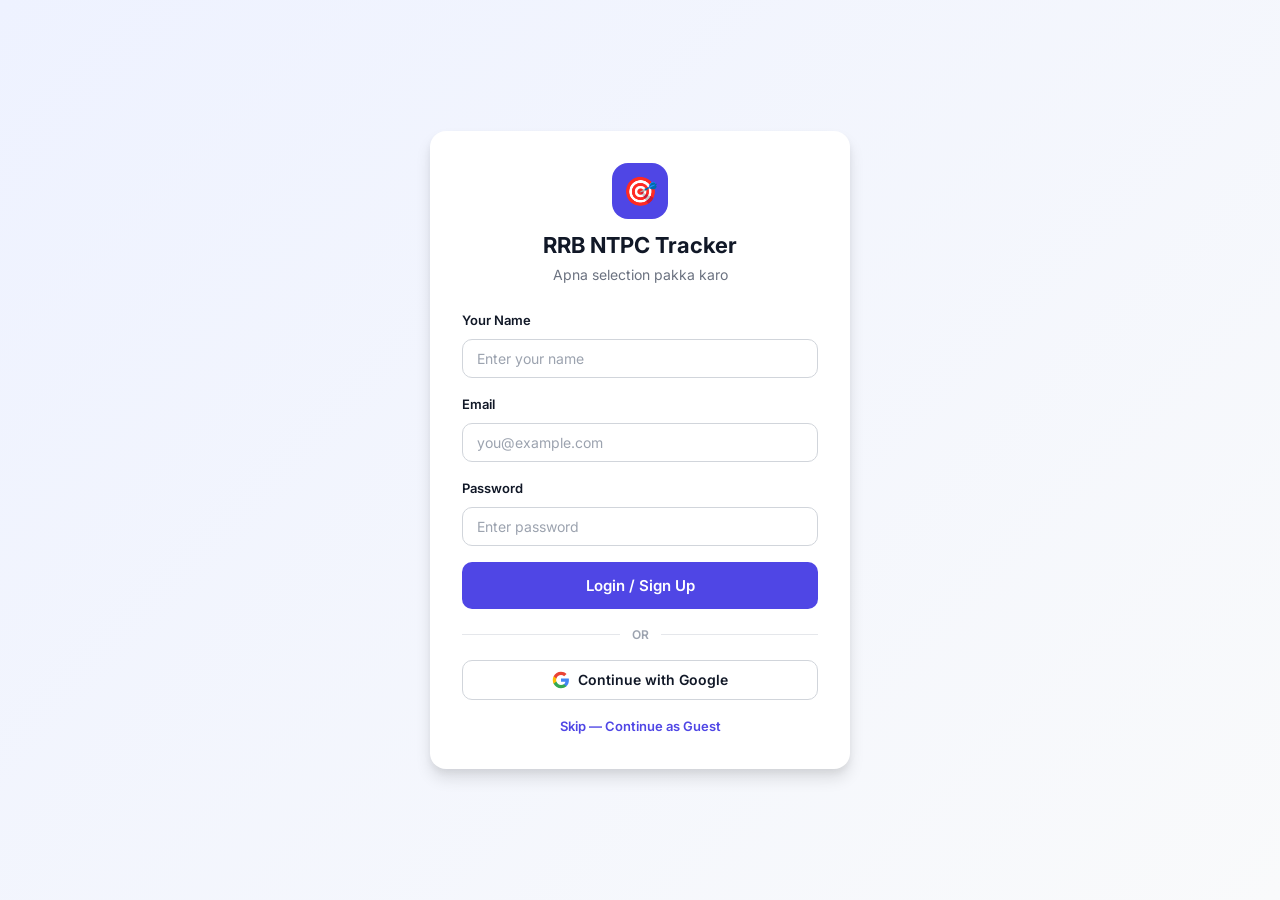
<file: revision.html>
<!DOCTYPE html>
<html lang="en">
<head>
  <meta charset="UTF-8" />
  <meta name="viewport" content="width=device-width, initial-scale=1.0" />
  <title>Revision — RRB NTPC Tracker</title>
  <link rel="stylesheet" href="css/global.css" />
  <link rel="stylesheet" href="css/components.css" />
  <link rel="stylesheet" href="css/layout.css" />
</head>
<body>

  <div class="app">
    <aside class="sidebar" id="sidebar"></aside>
    <header class="header" id="header"></header>

    <main class="main" id="main">

      <div class="page-header">
        <h1 class="page-title">🔁 Revision Center</h1>
        <p class="page-subtitle">Aaj ka revision plan — smart priority ke saath</p>
      </div>

      <!-- Stats Bar -->
      <div class="revision-stats-bar" id="statsBar">
        <div class="revision-stat-card" data-stat-filter="all">
          <div class="revision-stat-value">0</div>
          <div class="revision-stat-label">Total</div>
        </div>
        <div class="revision-stat-card due-today" data-stat-filter="today">
          <div class="revision-stat-value">0</div>
          <div class="revision-stat-label">Due Today</div>
        </div>
        <div class="revision-stat-card overdue" data-stat-filter="overdue">
          <div class="revision-stat-value">0</div>
          <div class="revision-stat-label">Overdue</div>
        </div>
        <div class="revision-stat-card confident" data-stat-filter="confident">
          <div class="revision-stat-value">0</div>
          <div class="revision-stat-label">Confident</div>
        </div>
        <div class="revision-stat-card doubtful" data-stat-filter="doubtful">
          <div class="revision-stat-value">0</div>
          <div class="revision-stat-label">Doubtful</div>
        </div>
        <div class="revision-stat-card confused" data-stat-filter="confused">
          <div class="revision-stat-value">0</div>
          <div class="revision-stat-label">Confused</div>
        </div>
      </div>

            <!-- Streak + Subject Summary -->
      <div class="revision-overview-row mb-5">

        <!-- Revision Streak -->
        <div class="card revision-streak-card">
          <div class="revision-streak-icon">🔥</div>
          <div class="revision-streak-info">
            <div class="revision-streak-value" id="streakValue">0</div>
            <div class="revision-streak-label">Day Revision Streak</div>
          </div>
          <div class="revision-streak-sub" id="streakSub">
            Roz revise karo, streak banao!
          </div>
        </div>

        <!-- Subject Summary -->
        <div class="card revision-subject-card">
          <div class="card-header">
            <div class="card-title">📊 By Subject</div>
          </div>
          <div id="subjectSummaryList"></div>
        </div>

      </div>

            <!-- Bulk Actions Bar -->
      <div class="revision-bulk-bar hidden" id="bulkBar">
        <div class="revision-bulk-left">
          <input type="checkbox" id="bulkSelectAll" />
          <label for="bulkSelectAll">Select all <span id="bulkCount">(0)</span></label>
        </div>
        <div class="revision-bulk-right">
          <button class="btn btn-success btn-sm" id="bulkReviseBtn" disabled>
            ✅ Revise All Selected
          </button>
          <button class="btn btn-ghost btn-sm" id="bulkClearBtn">
            Clear
          </button>
        </div>
      </div>

      <!-- Filters + Sort + Search -->
      <div class="revision-toolbar">
        <div class="revision-filters" id="revisionFilters">
          <button class="filter-pill active" data-filter="all">All</button>
          <button class="filter-pill" data-filter="overdue">🔴 Overdue</button>
          <button class="filter-pill" data-filter="today">🟡 Today</button>
          <button class="filter-pill" data-filter="upcoming">🟢 Upcoming</button>
          <button class="filter-pill" data-filter="mastered">⭐ Mastered</button>
          <button class="filter-pill" data-filter="confused">❌ Confused</button>
          <button class="filter-pill" data-filter="not-revised">⚪ Not Revised</button>
        </div>

        <div class="revision-toolbar-right">
          <select class="form-select form-input-sm" id="revisionSortSelect">
            <option value="priority">Sort: By Priority</option>
            <option value="lastDate">Sort: Last Revised</option>
            <option value="count">Sort: Revision Count</option>
            <option value="name">Sort: Name</option>
          </select>
          <input type="text" class="form-input form-input-sm" id="revisionSearch" placeholder="🔍 Search..." />
        </div>
      </div>

      <!-- Cards Container -->
      <div id="revisionCardsContainer"></div>

    </main>
  </div>

  <script src="js/utils.js"></script>
  <script src="js/storage.js"></script>
  <script src="js/data.js"></script>
  <script src="js/layout.js"></script>
  <script src="js/revision.js"></script>

</body>
</html>
</file>
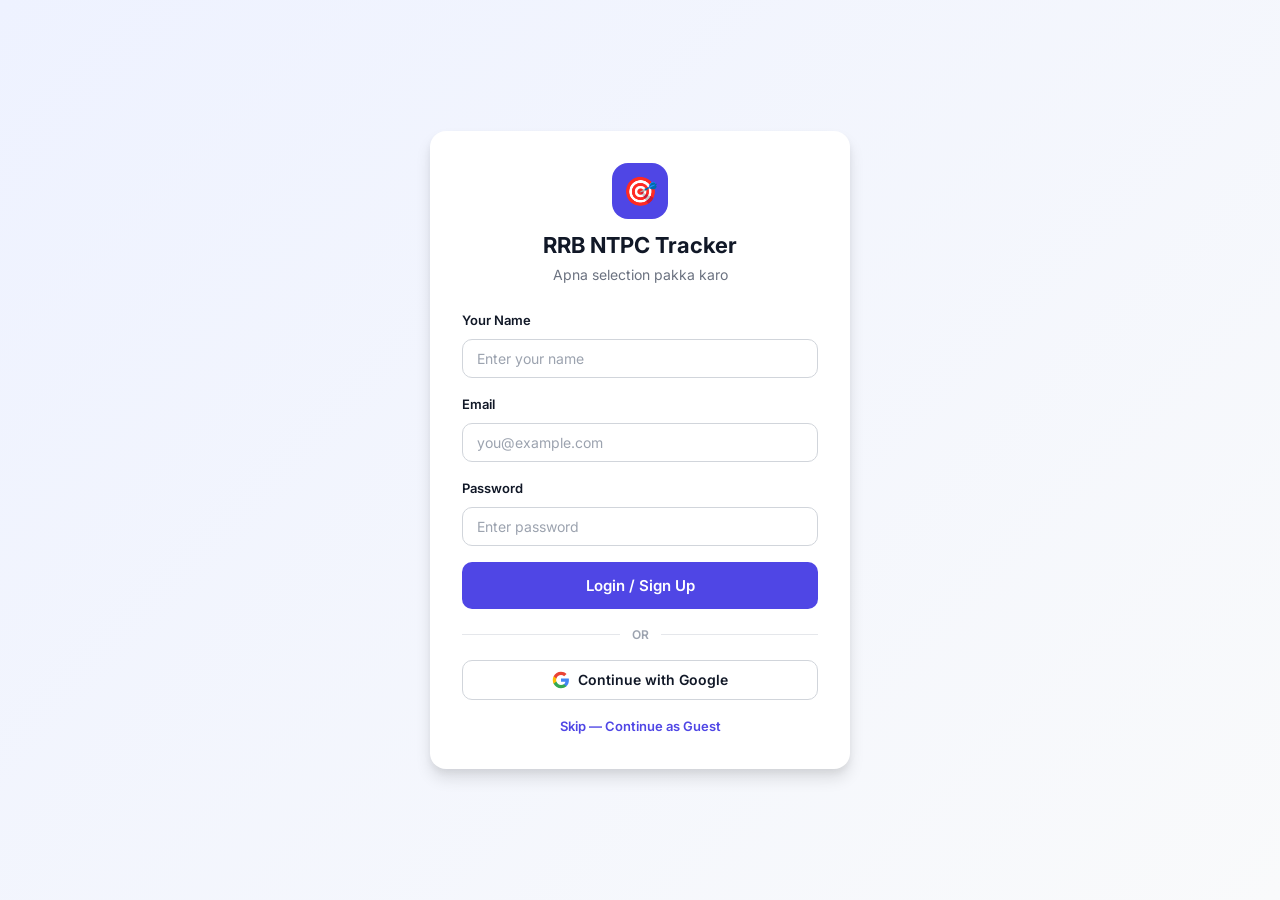
<file: syllabus.html>
<!DOCTYPE html>
<html lang="en">
<head>
  <meta charset="UTF-8" />
  <meta name="viewport" content="width=device-width, initial-scale=1.0" />
  <title>Syllabus — RRB NTPC Tracker</title>
  <link rel="stylesheet" href="css/global.css" />
  <link rel="stylesheet" href="css/components.css" />
  <link rel="stylesheet" href="css/layout.css" />
    <link rel="stylesheet" href="css/loading.css" />
</head>
<body>
    <!-- Loading Screen -->
  <!-- Loading Screen — Compact Train -->
<div class="loader-screen" id="loaderScreen">
  <div class="loader-card">

    <!-- Header -->
    <div class="loader-header">
      <div class="loader-logo-icon">🎯</div>
      <div class="loader-title">RRB NTPC Tracker</div>
      <div class="loader-subtitle">Apna selection pakka karo</div>
    </div>

    <!-- Scene: Sky + Track + Train -->
    <div class="loader-scene">
      <div class="scene-sun"></div>
      <div class="scene-cloud scene-cloud-1"></div>
      <div class="scene-cloud scene-cloud-2"></div>
      <div class="scene-cloud scene-cloud-3"></div>
      <div class="scene-hill scene-hill-1"></div>
      <div class="scene-hill scene-hill-2"></div>
      <div class="scene-track"></div>
      <div class="scene-sleepers">
        <div class="scene-sleeper-strip">
          <div class="scene-sleeper"></div>
          <div class="scene-sleeper"></div>
          <div class="scene-sleeper"></div>
          <div class="scene-sleeper"></div>
          <div class="scene-sleeper"></div>
          <div class="scene-sleeper"></div>
          <div class="scene-sleeper"></div>
          <div class="scene-sleeper"></div>
          <div class="scene-sleeper"></div>
          <div class="scene-sleeper"></div>
          <div class="scene-sleeper"></div>
          <div class="scene-sleeper"></div>
          <div class="scene-sleeper"></div>
          <div class="scene-sleeper"></div>
          <div class="scene-sleeper"></div>
          <div class="scene-sleeper"></div>
          <div class="scene-sleeper"></div>
          <div class="scene-sleeper"></div>
          <div class="scene-sleeper"></div>
          <div class="scene-sleeper"></div>
        </div>
      </div>
      <div class="scene-ground"></div>
      <div class="speed-line speed-line-1"></div>
      <div class="speed-line speed-line-2"></div>
      <div class="scene-train">
        <div class="train-smoke">
          <div class="smoke-puff smoke-puff-1"></div>
          <div class="smoke-puff smoke-puff-2"></div>
          <div class="smoke-puff smoke-puff-3"></div>
          <div class="smoke-puff smoke-puff-4"></div>
        </div>
        <div class="train-nose"></div>
        <div class="train-headlight"></div>
        <div class="train-body">
          <div class="train-stripe-blue"></div>
          <div class="train-stripe-red"></div>
          <div class="train-windows">
            <div class="train-window"></div>
            <div class="train-window"></div>
            <div class="train-window"></div>
            <div class="train-window"></div>
            <div class="train-window"></div>
            <div class="train-window"></div>
          </div>
        </div>
        <div class="train-wheels">
          <div class="train-wheel"></div>
          <div class="train-wheel"></div>
          <div class="train-wheel"></div>
          <div class="train-wheel"></div>
        </div>
      </div>
    </div>

    <!-- Footer -->
    <div class="loader-footer">
      <div class="loader-bar-wrap">
        <div class="loader-bar" id="loaderBar"></div>
      </div>
      <div class="loader-percent" id="loaderPercent">Loading 0%</div>
      <div class="loader-quote" id="loaderQuote">
        <span style="margin-right: 6px;">💡</span> Loading...
      </div>
    </div>

  </div>
</div>

  <div class="app">
    <aside class="sidebar" id="sidebar"></aside>
    <header class="header" id="header"></header>

    <main class="main" id="main">

      <div class="page-header">
        <h1 class="page-title">Syllabus</h1>
        <p class="page-subtitle">Subject → Topic → Subtopic — sab yahan</p>
      </div>

      <!-- Overall Stats -->
      <div class="dashboard-grid mb-5">

        <div class="stat-card">
          <div class="stat-icon">📚</div>
          <div class="stat-label">Total Topics</div>
          <div class="stat-value" id="totalTopics">0</div>
        </div>

        <div class="stat-card">
          <div class="stat-icon" style="background-color: var(--success-light); color: var(--success);">✅</div>
          <div class="stat-label">Completed</div>
          <div class="stat-value" id="completedTopics">0</div>
        </div>

        <div class="stat-card">
          <div class="stat-icon" style="background-color: var(--warning-light); color: var(--warning);">🟡</div>
          <div class="stat-label">In Progress</div>
          <div class="stat-value" id="inProgressTopics">0</div>
        </div>

        <div class="stat-card">
          <div class="stat-icon" style="background-color: var(--hover); color: var(--text-muted);">⏳</div>
          <div class="stat-label">Not Started</div>
          <div class="stat-value" id="notStartedTopics">0</div>
        </div>

      </div>

      <!-- Toolbar: Search + Filters -->
      <div class="syllabus-toolbar">
        <div class="syllabus-search">
          <input 
            type="text" 
            id="searchInput" 
            placeholder="Search topic..." 
          />
        </div>

        <div class="filter-pills" id="filterPills">
          <button class="filter-pill active" data-filter="all">All</button>
          <button class="filter-pill" data-filter="completed">✅ Completed</button>
          <button class="filter-pill" data-filter="in_progress">🟡 In Progress</button>
          <button class="filter-pill" data-filter="not_started">⏳ Not Started</button>
          <button class="filter-pill" data-filter="weak">🔴 Weak</button>
        </div>
      </div>

      <!-- Subjects List -->
      <div id="subjectsContainer"></div>

    </main>
  </div>

    <script src="js/loading.js"></script>
  <script src="js/utils.js"></script>
  <script src="js/storage.js"></script>
  <script src="js/data.js"></script>
  <script src="js/layout.js"></script>
  <script src="js/syllabus.js"></script>

</body>
</html>
</file>
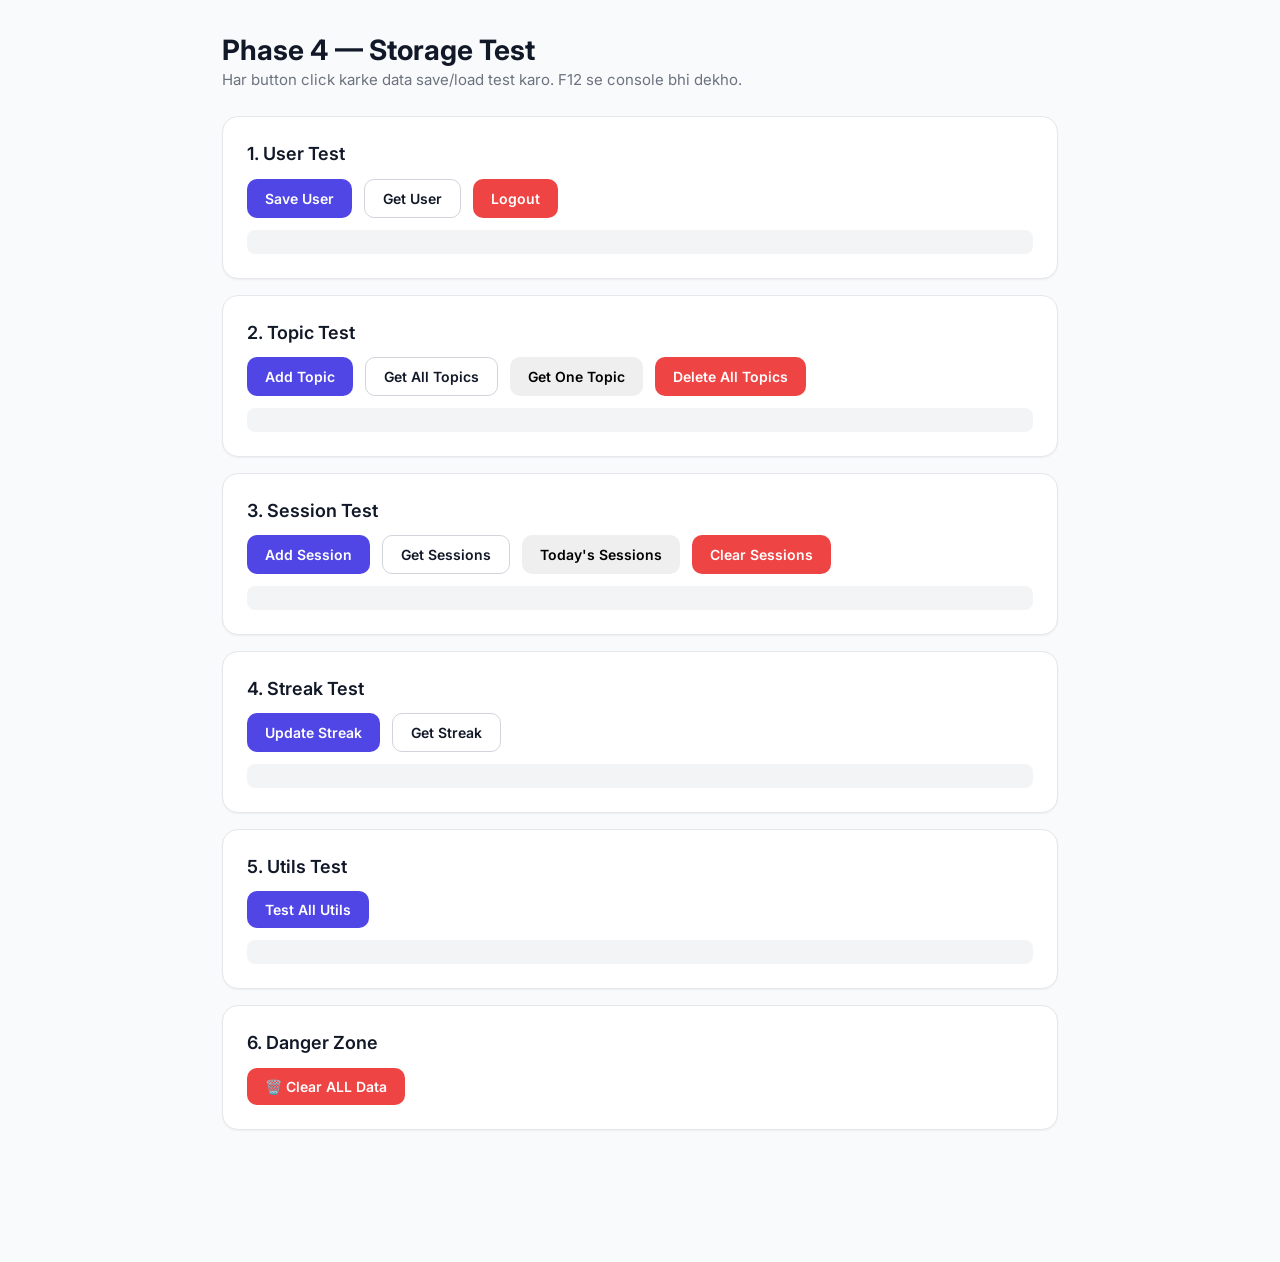
<file: test.html>
<!DOCTYPE html>
<html lang="en">
<head>
  <meta charset="UTF-8" />
  <meta name="viewport" content="width=device-width, initial-scale=1.0" />
  <title>Phase 4 — Storage Test</title>
  <link rel="stylesheet" href="css/global.css" />
  <link rel="stylesheet" href="css/components.css" />
    <link rel="stylesheet" href="css/loading.css" />
</head>
<body style="padding: 32px; max-width: 900px; margin: 0 auto;">
    <!-- Loading Screen -->
  <!-- Loading Screen — Compact Train -->
<div class="loader-screen" id="loaderScreen">
  <div class="loader-card">

    <!-- Header -->
    <div class="loader-header">
      <div class="loader-logo-icon">🎯</div>
      <div class="loader-title">RRB NTPC Tracker</div>
      <div class="loader-subtitle">Apna selection pakka karo</div>
    </div>

    <!-- Scene: Sky + Track + Train -->
    <div class="loader-scene">
      <div class="scene-sun"></div>
      <div class="scene-cloud scene-cloud-1"></div>
      <div class="scene-cloud scene-cloud-2"></div>
      <div class="scene-cloud scene-cloud-3"></div>
      <div class="scene-hill scene-hill-1"></div>
      <div class="scene-hill scene-hill-2"></div>
      <div class="scene-track"></div>
      <div class="scene-sleepers">
        <div class="scene-sleeper-strip">
          <div class="scene-sleeper"></div>
          <div class="scene-sleeper"></div>
          <div class="scene-sleeper"></div>
          <div class="scene-sleeper"></div>
          <div class="scene-sleeper"></div>
          <div class="scene-sleeper"></div>
          <div class="scene-sleeper"></div>
          <div class="scene-sleeper"></div>
          <div class="scene-sleeper"></div>
          <div class="scene-sleeper"></div>
          <div class="scene-sleeper"></div>
          <div class="scene-sleeper"></div>
          <div class="scene-sleeper"></div>
          <div class="scene-sleeper"></div>
          <div class="scene-sleeper"></div>
          <div class="scene-sleeper"></div>
          <div class="scene-sleeper"></div>
          <div class="scene-sleeper"></div>
          <div class="scene-sleeper"></div>
          <div class="scene-sleeper"></div>
        </div>
      </div>
      <div class="scene-ground"></div>
      <div class="speed-line speed-line-1"></div>
      <div class="speed-line speed-line-2"></div>
      <div class="scene-train">
        <div class="train-smoke">
          <div class="smoke-puff smoke-puff-1"></div>
          <div class="smoke-puff smoke-puff-2"></div>
          <div class="smoke-puff smoke-puff-3"></div>
          <div class="smoke-puff smoke-puff-4"></div>
        </div>
        <div class="train-nose"></div>
        <div class="train-headlight"></div>
        <div class="train-body">
          <div class="train-stripe-blue"></div>
          <div class="train-stripe-red"></div>
          <div class="train-windows">
            <div class="train-window"></div>
            <div class="train-window"></div>
            <div class="train-window"></div>
            <div class="train-window"></div>
            <div class="train-window"></div>
            <div class="train-window"></div>
          </div>
        </div>
        <div class="train-wheels">
          <div class="train-wheel"></div>
          <div class="train-wheel"></div>
          <div class="train-wheel"></div>
          <div class="train-wheel"></div>
        </div>
      </div>
    </div>

    <!-- Footer -->
    <div class="loader-footer">
      <div class="loader-bar-wrap">
        <div class="loader-bar" id="loaderBar"></div>
      </div>
      <div class="loader-percent" id="loaderPercent">Loading 0%</div>
      <div class="loader-quote" id="loaderQuote">
        <span style="margin-right: 6px;">💡</span> Loading...
      </div>
    </div>

  </div>
</div>

  <h1>Phase 4 — Storage Test</h1>
  <p>Har button click karke data save/load test karo. F12 se console bhi dekho.</p>

  <!-- User Test -->
  <div class="card mt-5">
    <h3 class="mb-3">1. User Test</h3>
    <div class="flex gap-3 flex-wrap">
      <button class="btn btn-primary" onclick="testSaveUser()">Save User</button>
      <button class="btn btn-secondary" onclick="testGetUser()">Get User</button>
      <button class="btn btn-danger" onclick="testLogout()">Logout</button>
    </div>
    <pre id="userOutput" class="mt-3" style="background: var(--hover); padding: 12px; border-radius: 8px; font-size: 13px;"></pre>
  </div>

  <!-- Topic Test -->
  <div class="card mt-4">
    <h3 class="mb-3">2. Topic Test</h3>
    <div class="flex gap-3 flex-wrap">
      <button class="btn btn-primary" onclick="testAddTopic()">Add Topic</button>
      <button class="btn btn-secondary" onclick="testGetTopics()">Get All Topics</button>
      <button class="btn btn-warning" onclick="testGetTopic()">Get One Topic</button>
      <button class="btn btn-danger" onclick="testDeleteTopic()">Delete All Topics</button>
    </div>
    <pre id="topicOutput" class="mt-3" style="background: var(--hover); padding: 12px; border-radius: 8px; font-size: 13px;"></pre>
  </div>

  <!-- Session Test -->
  <div class="card mt-4">
    <h3 class="mb-3">3. Session Test</h3>
    <div class="flex gap-3 flex-wrap">
      <button class="btn btn-primary" onclick="testAddSession()">Add Session</button>
      <button class="btn btn-secondary" onclick="testGetSessions()">Get Sessions</button>
      <button class="btn btn-warning" onclick="testTodaySessions()">Today's Sessions</button>
      <button class="btn btn-danger" onclick="testDeleteSessions()">Clear Sessions</button>
    </div>
    <pre id="sessionOutput" class="mt-3" style="background: var(--hover); padding: 12px; border-radius: 8px; font-size: 13px;"></pre>
  </div>

  <!-- Streak Test -->
  <div class="card mt-4">
    <h3 class="mb-3">4. Streak Test</h3>
    <div class="flex gap-3 flex-wrap">
      <button class="btn btn-primary" onclick="testUpdateStreak()">Update Streak</button>
      <button class="btn btn-secondary" onclick="testGetStreak()">Get Streak</button>
    </div>
    <pre id="streakOutput" class="mt-3" style="background: var(--hover); padding: 12px; border-radius: 8px; font-size: 13px;"></pre>
  </div>

  <!-- Utils Test -->
  <div class="card mt-4">
    <h3 class="mb-3">5. Utils Test</h3>
    <div class="flex gap-3 flex-wrap">
      <button class="btn btn-primary" onclick="testUtils()">Test All Utils</button>
    </div>
    <pre id="utilsOutput" class="mt-3" style="background: var(--hover); padding: 12px; border-radius: 8px; font-size: 13px;"></pre>
  </div>

  <!-- Clear All -->
  <div class="card mt-4">
    <h3 class="mb-3">6. Danger Zone</h3>
    <button class="btn btn-danger" onclick="testClearAll()">🗑️ Clear ALL Data</button>
  </div>

  <div style="height: 100px;"></div>

    <script src="js/loading.js"></script>
  <script src="js/utils.js"></script>
  <script src="js/storage.js"></script>
  <script>
    function log(elementId, data) {
      document.getElementById(elementId).textContent = 
        typeof data === 'string' ? data : JSON.stringify(data, null, 2);
    }

    // User Tests
    function testSaveUser() {
      saveUser({ name: 'Aspirant', email: 'test@rrb.com', loginDate: todayStr() });
      log('userOutput', '✅ User saved');
      console.log('User:', getUser());
    }
    function testGetUser() {
      log('userOutput', getUser() || '❌ No user');
    }
    function testLogout() {
      logout();
      log('userOutput', '✅ Logged out');
    }

    // Topic Tests
    function testAddTopic() {
      const topic = {
        id: 'percentage',
        subject: 'Maths',
        name: 'Percentage',
        status: 'not_started',
        confidence: 0,
        studyTime: 0,
        lastStudied: null,
        revisions: [],
        questions: { attempted: 0, correct: 0 },
        notes: []
      };
      saveTopic(topic);
      log('topicOutput', '✅ Topic added: percentage');
    }
    function testGetTopics() {
      log('topicOutput', getTopics());
    }
    function testGetTopic() {
      log('topicOutput', getTopic('percentage') || '❌ Not found');
    }
    function testDeleteTopic() {
      saveAllTopics([]);
      log('topicOutput', '✅ All topics cleared');
    }

    // Session Tests
    function testAddSession() {
      const session = {
        id: generateId('s'),
        subject: 'Maths',
        topic: 'Percentage',
        startTime: new Date().toISOString(),
        endTime: new Date().toISOString(),
        segments: [
          { type: 'study', duration: 45 },
          { type: 'break', duration: 10 },
          { type: 'study', duration: 30 }
        ],
        totalStudy: 75,
        totalBreak: 10,
        breakCount: 1,
        longestFocus: 45
      };
      saveSession(session);
      log('sessionOutput', '✅ Session added');
    }
    function testGetSessions() {
      log('sessionOutput', getSessions());
    }
    function testTodaySessions() {
      log('sessionOutput', {
        count: getTodaySessions().length,
        totalStudy: getTotalStudyMinutes(getTodaySessions()) + ' min',
        totalBreak: getTotalBreakMinutes(getTodaySessions()) + ' min'
      });
    }
    function testDeleteSessions() {
      saveData('rrb_sessions', []);
      log('sessionOutput', '✅ Sessions cleared');
    }

    // Streak Tests
    function testUpdateStreak() {
      const streak = updateStreak();
      log('streakOutput', streak);
    }
    function testGetStreak() {
      log('streakOutput', getStreak());
    }

    // Utils Tests
    function testUtils() {
      const result = {
        today: todayStr(),
        formatDate: formatDate('2026-10-03'),
        addDays: addDays('2026-10-03', 5),
        daysBetween: daysBetween('2026-10-01', '2026-10-10'),
        daysSince: daysSince('2026-09-28'),
        formatTime: formatTime(145),
        formatTimer: formatTimer(3725),
        percent: percent(42, 100),
        initials: initials('Rahul Kumar'),
        generateId: generateId('test')
      };
      log('utilsOutput', result);
    }

    // Clear All
    function testClearAll() {
      if (confirm('⚠️ Saara data delete ho jayega. Continue?')) {
        clearAllData();
        log('topicOutput', '✅ All data cleared');
        log('userOutput', '');
        log('sessionOutput', '');
        log('streakOutput', '');
        log('utilsOutput', '');
        alert('Sab clear. Page reload karo.');
      }
    }
  </script>

</body>
</html>
</file>
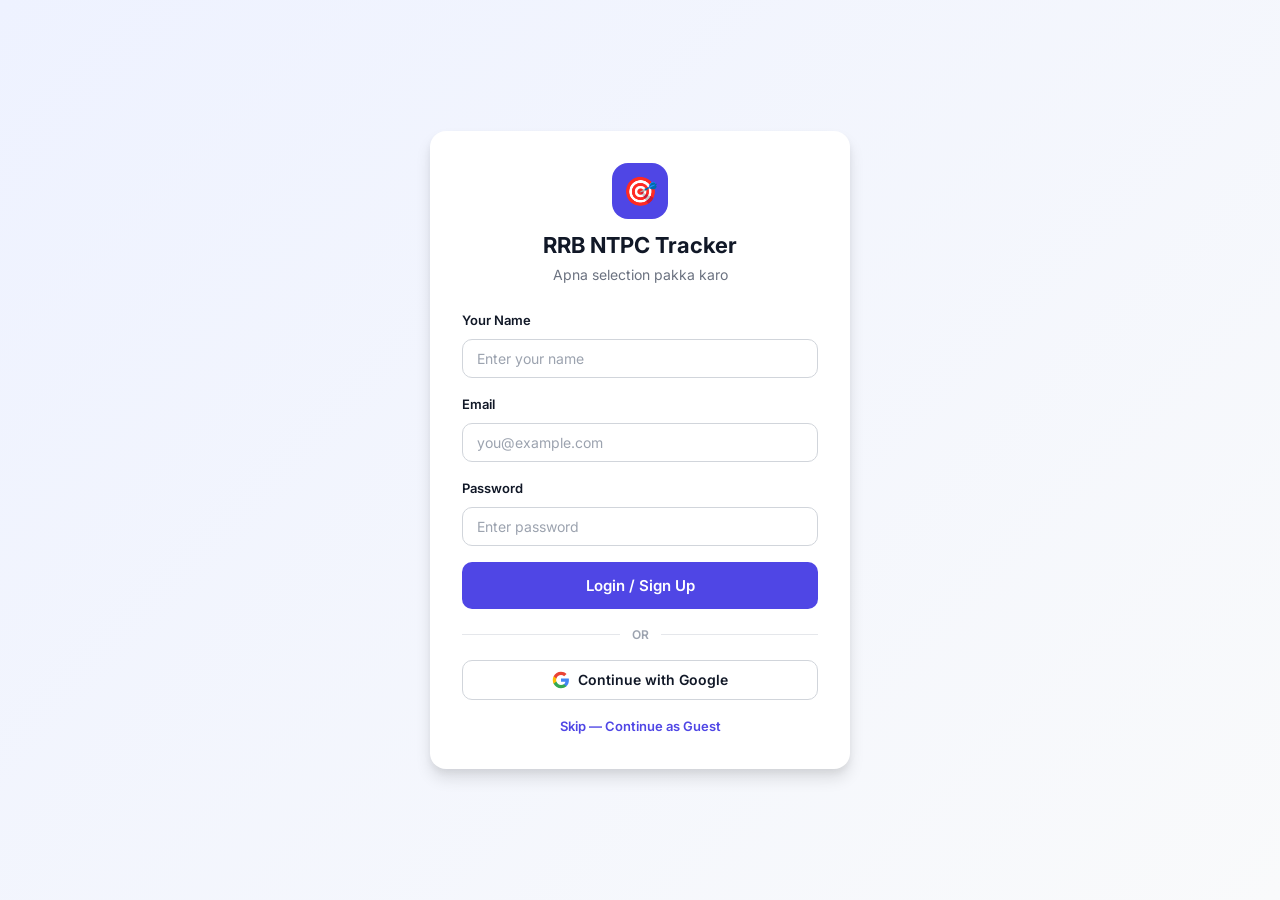
<file: timer.html>
<!DOCTYPE html>
<html lang="en">
<head>
  <meta charset="UTF-8" />
  <meta name="viewport" content="width=device-width, initial-scale=1.0" />
  <title>Timer — RRB NTPC Tracker</title>
  <link rel="stylesheet" href="css/global.css" />
  <link rel="stylesheet" href="css/components.css" />
  <link rel="stylesheet" href="css/layout.css" />
    <link rel="stylesheet" href="css/loading.css" />
</head>
<body>
    <!-- Loading Screen -->
  <!-- Loading Screen — Compact Train -->
<div class="loader-screen" id="loaderScreen">
  <div class="loader-card">

    <!-- Header -->
    <div class="loader-header">
      <div class="loader-logo-icon">🎯</div>
      <div class="loader-title">RRB NTPC Tracker</div>
      <div class="loader-subtitle">Apna selection pakka karo</div>
    </div>

    <!-- Scene: Sky + Track + Train -->
    <div class="loader-scene">
      <div class="scene-sun"></div>
      <div class="scene-cloud scene-cloud-1"></div>
      <div class="scene-cloud scene-cloud-2"></div>
      <div class="scene-cloud scene-cloud-3"></div>
      <div class="scene-hill scene-hill-1"></div>
      <div class="scene-hill scene-hill-2"></div>
      <div class="scene-track"></div>
      <div class="scene-sleepers">
        <div class="scene-sleeper-strip">
          <div class="scene-sleeper"></div>
          <div class="scene-sleeper"></div>
          <div class="scene-sleeper"></div>
          <div class="scene-sleeper"></div>
          <div class="scene-sleeper"></div>
          <div class="scene-sleeper"></div>
          <div class="scene-sleeper"></div>
          <div class="scene-sleeper"></div>
          <div class="scene-sleeper"></div>
          <div class="scene-sleeper"></div>
          <div class="scene-sleeper"></div>
          <div class="scene-sleeper"></div>
          <div class="scene-sleeper"></div>
          <div class="scene-sleeper"></div>
          <div class="scene-sleeper"></div>
          <div class="scene-sleeper"></div>
          <div class="scene-sleeper"></div>
          <div class="scene-sleeper"></div>
          <div class="scene-sleeper"></div>
          <div class="scene-sleeper"></div>
        </div>
      </div>
      <div class="scene-ground"></div>
      <div class="speed-line speed-line-1"></div>
      <div class="speed-line speed-line-2"></div>
      <div class="scene-train">
        <div class="train-smoke">
          <div class="smoke-puff smoke-puff-1"></div>
          <div class="smoke-puff smoke-puff-2"></div>
          <div class="smoke-puff smoke-puff-3"></div>
          <div class="smoke-puff smoke-puff-4"></div>
        </div>
        <div class="train-nose"></div>
        <div class="train-headlight"></div>
        <div class="train-body">
          <div class="train-stripe-blue"></div>
          <div class="train-stripe-red"></div>
          <div class="train-windows">
            <div class="train-window"></div>
            <div class="train-window"></div>
            <div class="train-window"></div>
            <div class="train-window"></div>
            <div class="train-window"></div>
            <div class="train-window"></div>
          </div>
        </div>
        <div class="train-wheels">
          <div class="train-wheel"></div>
          <div class="train-wheel"></div>
          <div class="train-wheel"></div>
          <div class="train-wheel"></div>
        </div>
      </div>
    </div>

    <!-- Footer -->
    <div class="loader-footer">
      <div class="loader-bar-wrap">
        <div class="loader-bar" id="loaderBar"></div>
      </div>
      <div class="loader-percent" id="loaderPercent">Loading 0%</div>
      <div class="loader-quote" id="loaderQuote">
        <span style="margin-right: 6px;">💡</span> Loading...
      </div>
    </div>

  </div>
</div>

  <div class="app">
    <aside class="sidebar" id="sidebar"></aside>
    <header class="header" id="header"></header>

    <main class="main" id="main">

      <div class="page-header">
        <h1 class="page-title">⏱️ Study Timer</h1>
        <p class="page-subtitle">Focus karo, break lo, track karo</p>
      </div>

      <div class="timer-wrapper">

                <!-- Task Banner (from Daily Plan) -->
        <div class="timer-task-banner hidden" id="taskBanner">
          <div class="timer-task-banner-top">
            <div class="timer-task-banner-label">📅 From Today's Plan</div>
            <button class="timer-task-banner-close" id="closeTaskBanner" title="Remove task connection">✕</button>
          </div>
          <div class="timer-task-banner-name" id="taskBannerName">—</div>
          <div class="timer-task-banner-meta">
            <span class="badge badge-info" id="taskBannerType">Study</span>
            <span id="taskBannerTarget">Target: 0 min</span>
          </div>

          <!-- Live Progress -->
          <div class="timer-task-banner-progress">
            <div class="flex-between text-xs mb-1">
              <span id="taskBannerProgressText">0 / 0 min</span>
              <span id="taskBannerProgressPct">0%</span>
            </div>
            <div class="progress progress-sm">
              <div class="progress-bar" id="taskBannerProgressBar" style="width: 0%;"></div>
            </div>
          </div>
        </div>
        <!-- IDLE: Setup Card -->
        <div class="card timer-setup" id="setupCard">
          <div class="timer-setup-icon">⏱️</div>
          <h2>Ready to focus?</h2>
          <p>Subject aur topic select karke session start karo</p>

          <div class="grid grid-2 gap-3" style="text-align: left; margin-bottom: var(--space-4);">
            <div class="form-group">
              <label class="form-label">Subject</label>
              <select id="subjectSelect" class="form-select"></select>
            </div>
            <div class="form-group">
              <label class="form-label">Topic</label>
              <select id="topicSelect" class="form-select"></select>
            </div>
          </div>

          <button class="btn btn-primary btn-lg btn-block" id="startBtn">
            ▶️ Start Session
          </button>
        </div>

        <!-- ACTIVE: Timer Card -->
        <div class="card hidden" id="timerCard">

          <!-- State Badge -->
          <div style="text-align: center;">
            <span class="timer-state-badge studying" id="stateBadge">
              <span class="dot"></span>
              <span id="stateText">Studying</span>
            </span>
          </div>

          <!-- Big Timer -->
          <div class="timer-display studying" id="timerDisplay">00:00:00</div>

          <!-- Current Subject/Topic -->
          <p style="text-align: center; color: var(--text-muted); font-size: 14px; margin: 0;">
            <strong id="activeSubject">—</strong> • <span id="activeTopic">—</span>
          </p>

          <!-- Mini Stats -->
          <div class="timer-mini-stats">
            <div class="timer-mini-stat">
              <div class="timer-mini-stat-value" id="miniStudy">0m</div>
              <div class="timer-mini-stat-label">Study Time</div>
            </div>
            <div class="timer-mini-stat">
              <div class="timer-mini-stat-value" id="miniBreak">0m</div>
              <div class="timer-mini-stat-label">Break Time</div>
            </div>
            <div class="timer-mini-stat">
              <div class="timer-mini-stat-value" id="miniBreaks">0</div>
              <div class="timer-mini-stat-label">Breaks</div>
            </div>
          </div>

          <!-- Controls: STUDYING state -->
          <div class="timer-controls" id="studyingControls">
            <button class="btn btn-warning" id="takeBreakBtn">☕ Take Break</button>
            <button class="btn btn-danger" id="endBtn">🛑 End Session</button>
          </div>

          <!-- Break Options (hidden by default) -->
          <div class="break-options hidden" id="breakOptions">
            <p class="text-xs text-muted" style="width: 100%; text-align: center; margin-bottom: 8px;">
              Break type choose karo
            </p>
            <button class="break-option-btn" data-break="5">☕ Short (5m)</button>
            <button class="break-option-btn" data-break="10">🍵 Medium (10m)</button>
            <button class="break-option-btn" data-break="20">🍽️ Long (20m)</button>
          </div>

          <!-- Controls: BREAK state -->
          <div class="timer-controls hidden" id="breakControls">
            <button class="btn btn-success btn-lg" id="resumeBtn">▶️ Resume Study</button>
            <button class="btn btn-danger" id="endFromBreakBtn">🛑 End Session</button>
          </div>

          <!-- Live Segments -->
          <div class="segments-list" id="segmentsList"></div>

        </div>

      </div>

    </main>
  </div>

  <!-- Summary Modal -->
  <div class="summary-modal" id="summaryModal">
    <div class="summary-box">

      <div class="summary-header">
        <div class="summary-header-icon">🎉</div>
        <h2>Session Complete!</h2>
        <p id="summarySubtitle">Great work today</p>
      </div>

      <div class="summary-grid">
        <div class="summary-card highlight">
          <div class="summary-card-value" id="sumStudy">0m</div>
          <div class="summary-card-label">Total Study</div>
        </div>
        <div class="summary-card">
          <div class="summary-card-value" id="sumBreak">0m</div>
          <div class="summary-card-label">Total Break</div>
        </div>
        <div class="summary-card">
          <div class="summary-card-value" id="sumBreaks">0</div>
          <div class="summary-card-label">Breaks Taken</div>
        </div>
        <div class="summary-card">
          <div class="summary-card-value" id="sumFocus">0m</div>
          <div class="summary-card-label">Longest Focus</div>
        </div>
      </div>

      <div class="summary-section">
        <div class="summary-section-title">Focus Ratio</div>
        <div class="progress progress-lg">
          <div class="progress-bar success" id="sumFocusBar" style="width: 0%;"></div>
        </div>
        <p class="text-xs text-muted mt-2" id="sumFocusRatio">0%</p>
      </div>

      <div class="summary-section">
        <div class="summary-section-title">Breakdown</div>
        <div class="summary-breakdown">
          <span class="text-muted">Short breaks (≤5m)</span>
          <strong id="sumShortBreaks">0</strong>
        </div>
        <div class="summary-breakdown">
          <span class="text-muted">Medium breaks (5-15m)</span>
          <strong id="sumMediumBreaks">0</strong>
        </div>
        <div class="summary-breakdown">
          <span class="text-muted">Long breaks (>15m)</span>
          <strong id="sumLongBreaks">0</strong>
        </div>
      </div>

      <div class="summary-section" id="focusStreakSection" style="display: none;">
        <div class="summary-section-title">Focus Streaks</div>
        <p class="text-sm">
          🔥 <strong id="sumFocusStreaks">0</strong> times you focused 45+ min continuously!
        </p>
      </div>

      <div class="summary-actions">
        <button class="btn btn-secondary" id="discardBtn">Discard</button>
        <button class="btn btn-primary" id="saveSessionBtn">💾 Save Session</button>
      </div>

    </div>
  </div>

    <script src="js/loading.js"></script>
  <script src="js/utils.js"></script>
  <script src="js/storage.js"></script>
  <script src="js/data.js"></script>
  <script src="js/layout.js"></script>
  <script src="js/timer.js"></script>

</body>
</html>
</file>
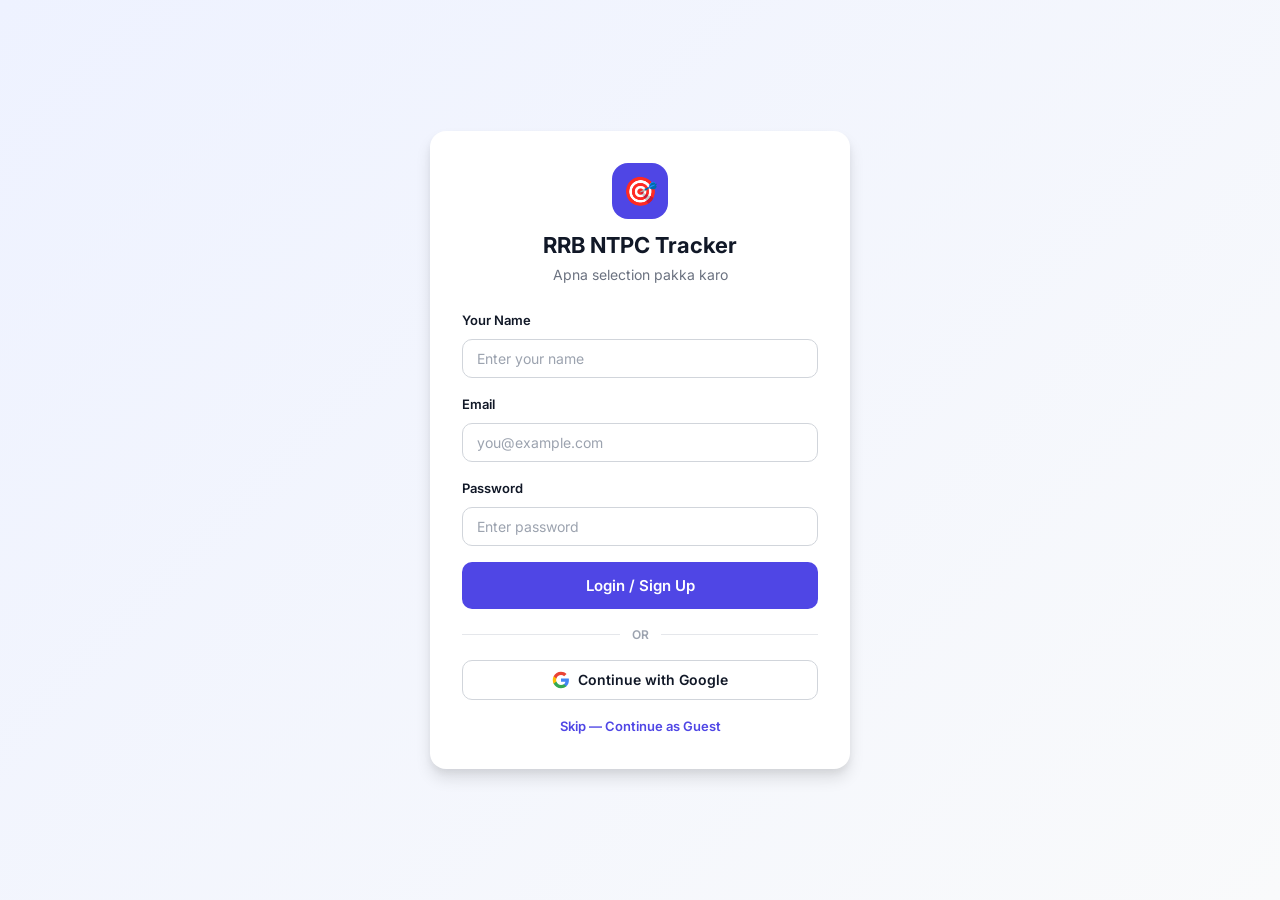
<file: topic.html>
<!DOCTYPE html>
<html lang="en">
<head>
  <meta charset="UTF-8" />
  <meta name="viewport" content="width=device-width, initial-scale=1.0" />
  <title>Topic — RRB NTPC Tracker</title>
  <link rel="stylesheet" href="css/global.css" />
  <link rel="stylesheet" href="css/components.css" />
  <link rel="stylesheet" href="css/layout.css" />
    <link rel="stylesheet" href="css/loading.css" />
</head>
<body>
    <!-- Loading Screen -->
  <!-- Loading Screen — Compact Train -->
<div class="loader-screen" id="loaderScreen">
  <div class="loader-card">

    <!-- Header -->
    <div class="loader-header">
      <div class="loader-logo-icon">🎯</div>
      <div class="loader-title">RRB NTPC Tracker</div>
      <div class="loader-subtitle">Apna selection pakka karo</div>
    </div>

    <!-- Scene: Sky + Track + Train -->
    <div class="loader-scene">
      <div class="scene-sun"></div>
      <div class="scene-cloud scene-cloud-1"></div>
      <div class="scene-cloud scene-cloud-2"></div>
      <div class="scene-cloud scene-cloud-3"></div>
      <div class="scene-hill scene-hill-1"></div>
      <div class="scene-hill scene-hill-2"></div>
      <div class="scene-track"></div>
      <div class="scene-sleepers">
        <div class="scene-sleeper-strip">
          <div class="scene-sleeper"></div>
          <div class="scene-sleeper"></div>
          <div class="scene-sleeper"></div>
          <div class="scene-sleeper"></div>
          <div class="scene-sleeper"></div>
          <div class="scene-sleeper"></div>
          <div class="scene-sleeper"></div>
          <div class="scene-sleeper"></div>
          <div class="scene-sleeper"></div>
          <div class="scene-sleeper"></div>
          <div class="scene-sleeper"></div>
          <div class="scene-sleeper"></div>
          <div class="scene-sleeper"></div>
          <div class="scene-sleeper"></div>
          <div class="scene-sleeper"></div>
          <div class="scene-sleeper"></div>
          <div class="scene-sleeper"></div>
          <div class="scene-sleeper"></div>
          <div class="scene-sleeper"></div>
          <div class="scene-sleeper"></div>
        </div>
      </div>
      <div class="scene-ground"></div>
      <div class="speed-line speed-line-1"></div>
      <div class="speed-line speed-line-2"></div>
      <div class="scene-train">
        <div class="train-smoke">
          <div class="smoke-puff smoke-puff-1"></div>
          <div class="smoke-puff smoke-puff-2"></div>
          <div class="smoke-puff smoke-puff-3"></div>
          <div class="smoke-puff smoke-puff-4"></div>
        </div>
        <div class="train-nose"></div>
        <div class="train-headlight"></div>
        <div class="train-body">
          <div class="train-stripe-blue"></div>
          <div class="train-stripe-red"></div>
          <div class="train-windows">
            <div class="train-window"></div>
            <div class="train-window"></div>
            <div class="train-window"></div>
            <div class="train-window"></div>
            <div class="train-window"></div>
            <div class="train-window"></div>
          </div>
        </div>
        <div class="train-wheels">
          <div class="train-wheel"></div>
          <div class="train-wheel"></div>
          <div class="train-wheel"></div>
          <div class="train-wheel"></div>
        </div>
      </div>
    </div>

    <!-- Footer -->
    <div class="loader-footer">
      <div class="loader-bar-wrap">
        <div class="loader-bar" id="loaderBar"></div>
      </div>
      <div class="loader-percent" id="loaderPercent">Loading 0%</div>
      <div class="loader-quote" id="loaderQuote">
        <span style="margin-right: 6px;">💡</span> Loading...
      </div>
    </div>

  </div>
</div>

  <div class="app">
    <aside class="sidebar" id="sidebar"></aside>
    <header class="header" id="header"></header>

    <main class="main" id="main">

      <!-- Agar topic nahi mila -->
      <div id="notFound" class="hidden">
        <div class="syllabus-empty">
          <div class="syllabus-empty-icon">❓</div>
          <h3 class="mb-2">Topic nahi mila</h3>
          <p>Syllabus se ek topic select karo</p>
          <a href="syllabus.html" class="btn btn-primary mt-4">← Go to Syllabus</a>
        </div>
      </div>

      <!-- Main Content -->
      <div id="topicContent" class="hidden">

        <!-- Header -->
        <div class="topic-header">
          <div class="topic-title-block">
            <a href="syllabus.html" class="btn btn-ghost btn-sm mb-2">← Back to Syllabus</a>
            <h1 class="page-title" id="topicName">—</h1>
            <p class="page-subtitle" id="topicSubject">—</p>
          </div>
          <div class="topic-actions">
            <a href="#" id="startStudyBtn" class="btn btn-primary">⏱️ Start Study</a>
            <button id="markCompleteBtn" class="btn btn-success">✅ Mark Complete</button>
          </div>
        </div>

        <!-- Quick Stats -->
        <div class="topic-stats">
          <div class="stat-card">
            <div class="stat-label">Status</div>
            <div class="stat-value" id="statStatus" style="font-size: 16px;">—</div>
          </div>
          <div class="stat-card">
            <div class="stat-label">Confidence</div>
            <div class="stat-value" id="statConfidence" style="font-size: 18px;">—</div>
          </div>
          <div class="stat-card">
            <div class="stat-label">Study Time</div>
            <div class="stat-value" id="statTime" style="font-size: 18px;">0h 0m</div>
          </div>
          <div class="stat-card">
            <div class="stat-label">Accuracy</div>
            <div class="stat-value" id="statAccuracy" style="font-size: 18px;">—</div>
          </div>
        </div>

        <!-- Row: Status + Confidence -->
        <div class="dashboard-row-equal mb-5">

          <!-- Status -->
          <div class="card">
            <div class="card-header">
              <div class="card-title">📊 Status</div>
            </div>
            <div class="status-selector" id="statusSelector">
              <button class="status-chip" data-status="not_started">⏳ Not Started</button>
              <button class="status-chip" data-status="in_progress">🟡 In Progress</button>
              <button class="status-chip" data-status="completed">✅ Completed</button>
            </div>
          </div>

          <!-- Confidence -->
          <div class="card">
            <div class="card-header">
              <div class="card-title">⭐ Confidence Level</div>
            </div>
            <p class="text-sm text-muted mb-2">Kitna confident ho is topic mein?</p>
            <div class="confidence-stars" id="confidenceStars">
              <span class="confidence-star" data-value="1">⭐</span>
              <span class="confidence-star" data-value="2">⭐</span>
              <span class="confidence-star" data-value="3">⭐</span>
              <span class="confidence-star" data-value="4">⭐</span>
              <span class="confidence-star" data-value="5">⭐</span>
            </div>
            <p class="text-xs text-muted mt-3" id="confidenceText">Not set</p>
          </div>

        </div>

        <!-- Revision Timeline -->
        <div class="card mb-5">
          <div class="card-header">
            <div>
              <div class="card-title">🔁 Revision Timeline</div>
              <div class="card-subtitle">Day 0 → 2 → 7 → 15 → 30</div>
            </div>
            <button class="btn btn-primary btn-sm" id="generateRevisionsBtn">Generate Schedule</button>
          </div>
          <div id="revisionContainer"></div>
        </div>

        <!-- Question Practice -->
        <div class="dashboard-row-equal mb-5">

          <div class="card">
            <div class="card-header">
              <div class="card-title">📝 Question Practice</div>
            </div>

            <div class="practice-grid">
              <div class="practice-stat">
                <div class="practice-stat-value" id="qAttempted">0</div>
                <div class="practice-stat-label">Attempted</div>
              </div>
              <div class="practice-stat">
                <div class="practice-stat-value" id="qCorrect">0</div>
                <div class="practice-stat-label">Correct</div>
              </div>
              <div class="practice-stat">
                <div class="practice-stat-value" id="qAccuracy">—</div>
                <div class="practice-stat-label">Accuracy</div>
              </div>
            </div>

            <div class="flex gap-2">
              <input type="number" id="inputAttempted" class="form-input" placeholder="Attempted" min="0" />
              <input type="number" id="inputCorrect" class="form-input" placeholder="Correct" min="0" />
              <button class="btn btn-primary" id="saveQuestionsBtn">Save</button>
            </div>
          </div>

          <div class="card">
            <div class="card-header">
              <div class="card-title">📌 Notes / Formulas</div>
            </div>
            <div class="notes-list" id="notesList"></div>
            <div class="flex gap-2">
              <input type="text" id="noteInput" class="form-input" placeholder="Add note or formula..." />
              <button class="btn btn-primary" id="addNoteBtn">+</button>
            </div>
          </div>

        </div>

                <!-- Subtopics Section (Phase 1) -->
        <div class="card mb-5" id="subtopicsSection">
          <div class="card-header">
            <div>
              <div class="card-title">📂 Subtopics / Types</div>
              <div class="card-subtitle" id="subtopicsSubtext">Chapter ke chhote parts track karo</div>
            </div>
            <div class="flex gap-2">
              <button class="btn btn-ghost btn-sm" id="quickTemplatesBtn" title="Coming soon">⚡</button>
              <button class="btn btn-primary btn-sm" id="addSubtopicBtn">+ Add Subtopic</button>
            </div>
          </div>

          <!-- Add Subtopic Form -->
          <div class="subtopic-add-form hidden" id="addSubtopicForm">
            <div class="flex gap-2">
              <input 
                type="text" 
                class="form-input" 
                id="subtopicNameInput" 
                placeholder="e.g. Basic, Type 1: Comparison, Pass/Fail" 
              />
              <button class="btn btn-primary" id="saveSubtopicBtn">Add</button>
              <button class="btn btn-secondary" id="cancelSubtopicBtn">Cancel</button>
            </div>
            <p class="text-xs text-muted mt-2">
              💡 Apne chapter ke types/parts alag-alag add karo
            </p>
          </div>

          <!-- Subtopics List -->
          <div id="subtopicsList"></div>
        </div>

        <!-- Recent Mistakes -->
        <div class="card">
          <div class="card-header">
            <div class="card-title">❌ Recent Mistakes</div>
            <a href="mistakes.html" class="btn btn-ghost btn-sm">View All →</a>
          </div>
          <div id="mistakesContainer"></div>
        </div>

      </div>

        <!-- Quick Templates Modal -->
  <div class="templates-modal" id="templatesModal">
    <div class="templates-modal-box">
      <div class="templates-modal-header">
        <div>
          <div class="templates-modal-title">⚡ Quick Templates</div>
          <div class="templates-modal-subtitle">Common subtopics ek click mein add karo</div>
        </div>
        <button class="templates-close-btn" id="closeTemplatesBtn">✕</button>
      </div>

      <div class="templates-modal-body" id="templatesList"></div>

      <div class="templates-modal-footer">
        <button class="btn btn-secondary" id="cancelTemplatesBtn">Cancel</button>
        <button class="btn btn-primary" id="applyTemplateBtn">Apply Selected</button>
      </div>
    </div>
  </div>

    </main>
  </div>

  
  <script src="js/loading.js"></script>
  <script src="js/utils.js"></script>
  <script src="js/storage.js"></script>
  <script src="js/data.js"></script>
  <script src="js/layout.js"></script>
  <script src="js/topic.js"></script>

</body>
</html>
</file>
<file: css/global.css>
/* ============================
   RRB NTPC TRACKER - GLOBAL CSS
   ============================ */

/* CSS Reset */

/* Import Google Font */
@import url('https://fonts.googleapis.com/css2?family=Inter:wght@400;500;600;700;800&display=swap');


* {
  margin: 0;
  padding: 0;
  box-sizing: border-box;
}

/* Color Variables */
/* ============================
   CSS RESET
   ============================ */

html {
  scroll-behavior: smooth;
}

/* ============================
   DESIGN TOKENS (Variables)
   ============================ */
:root {
  /* Colors */
  --primary: #4F46E5;
  --primary-dark: #4338CA;
  --primary-light: #EEF2FF;
  
  --success: #10B981;
  --success-light: #D1FAE5;
  
  --warning: #F59E0B;
  --warning-light: #FEF3C7;
  
  --danger: #EF4444;
  --danger-light: #FEE2E2;
  
  --info: #3B82F6;
  --info-light: #DBEAFE;
  
  /* Backgrounds */
  --bg: #F9FAFB;
  --card: #FFFFFF;
  --hover: #F3F4F6;
  
  /* Text */
  --text: #111827;
  --text-muted: #6B7280;
  --text-light: #9CA3AF;
  
  /* Borders */
  --border: #E5E7EB;
  --border-dark: #D1D5DB;
  
  /* Spacing */
  --space-1: 4px;
  --space-2: 8px;
  --space-3: 12px;
  --space-4: 16px;
  --space-5: 24px;
  --space-6: 32px;
  --space-7: 48px;
  
  /* Border Radius */
  --radius-sm: 6px;
  --radius: 10px;
  --radius-lg: 16px;
  --radius-full: 9999px;
  
  /* Shadows */
  --shadow-sm: 0 1px 2px rgba(0, 0, 0, 0.05);
  --shadow: 0 1px 3px rgba(0, 0, 0, 0.1), 0 1px 2px rgba(0, 0, 0, 0.06);
  --shadow-md: 0 4px 6px rgba(0, 0, 0, 0.07), 0 2px 4px rgba(0, 0, 0, 0.06);
  --shadow-lg: 0 10px 15px rgba(0, 0, 0, 0.1), 0 4px 6px rgba(0, 0, 0, 0.05);
  
  /* Transitions */
  --transition: all 0.2s ease;
}

/* Body */
/* ============================
   BASE STYLES
   ============================ */
body {
  font-family: 'Inter', -apple-system, BlinkMacSystemFont, 'Segoe UI', sans-serif;
  font-size: 15px;
  line-height: 1.6;
  color: var(--text);
  background-color: var(--bg);
  -webkit-font-smoothing: antialiased;
  -moz-osx-font-smoothing: grayscale;
}

/* Headings */
h1 { font-size: 28px; font-weight: 700; line-height: 1.3; }
h2 { font-size: 22px; font-weight: 700; line-height: 1.3; }
h3 { font-size: 18px; font-weight: 600; line-height: 1.4; }
h4 { font-size: 16px; font-weight: 600; line-height: 1.4; }
h5 { font-size: 14px; font-weight: 600; line-height: 1.4; }
h6 { font-size: 13px; font-weight: 600; line-height: 1.4; }

p {
  color: var(--text-muted);
  margin-bottom: var(--space-3);
}

a {
  color: var(--primary);
  text-decoration: none;
  transition: var(--transition);
}

a:hover {
  color: var(--primary-dark);
}

/* Lists */
ul, ol {
  padding-left: var(--space-5);
  color: var(--text-muted);
}

/* ============================
   SCROLLBAR
   ============================ */
::-webkit-scrollbar {
  width: 8px;
  height: 8px;
}

::-webkit-scrollbar-track {
  background: var(--bg);
}

::-webkit-scrollbar-thumb {
  background: var(--border-dark);
  border-radius: var(--radius-full);
}

::-webkit-scrollbar-thumb:hover {
  background: var(--text-light);
}

/* ============================
   FOCUS (Accessibility)
   ============================ */
*:focus-visible {
  outline: 2px solid var(--primary);
  outline-offset: 2px;
}

/* ============================
   SELECTION
   ============================ */
::selection {
  background-color: var(--primary-light);
  color: var(--primary-dark);
}
</file>
<file: css/components.css>
/* ============================
   RRB NTPC TRACKER - COMPONENTS
   ============================ */

/* ---------- BUTTONS ---------- */
.btn {
  display: inline-flex;
  align-items: center;
  justify-content: center;
  gap: var(--space-2);
  padding: 10px 18px;
  font-family: inherit;
  font-size: 14px;
  font-weight: 600;
  border: none;
  border-radius: var(--radius);
  cursor: pointer;
  transition: var(--transition);
  text-decoration: none;
  white-space: nowrap;
  user-select: none;
}

.btn:disabled {
  opacity: 0.5;
  cursor: not-allowed;
}

.btn-primary {
  background-color: var(--primary);
  color: #fff;
}
.btn-primary:hover:not(:disabled) {
  background-color: var(--primary-dark);
  transform: translateY(-1px);
  box-shadow: var(--shadow-md);
}

.btn-secondary {
  background-color: var(--card);
  color: var(--text);
  border: 1px solid var(--border-dark);
}
.btn-secondary:hover:not(:disabled) {
  background-color: var(--hover);
}

.btn-success {
  background-color: var(--success);
  color: #fff;
}
.btn-success:hover:not(:disabled) {
  background-color: #059669;
}

.btn-danger {
  background-color: var(--danger);
  color: #fff;
}
.btn-danger:hover:not(:disabled) {
  background-color: #DC2626;
}

.btn-ghost {
  background-color: transparent;
  color: var(--text-muted);
}
.btn-ghost:hover:not(:disabled) {
  background-color: var(--hover);
  color: var(--text);
}

.btn-sm { padding: 6px 12px; font-size: 13px; }
.btn-lg { padding: 14px 24px; font-size: 15px; }
.btn-block { width: 100%; }

/* ---------- CARDS ---------- */
.card {
  background-color: var(--card);
  border: 1px solid var(--border);
  border-radius: var(--radius-lg);
  padding: var(--space-5);
  box-shadow: var(--shadow-sm);
  transition: var(--transition);
}

.card:hover {
  box-shadow: var(--shadow);
}

.card-header {
  display: flex;
  justify-content: space-between;
  align-items: center;
  margin-bottom: var(--space-4);
  padding-bottom: var(--space-3);
  border-bottom: 1px solid var(--border);
}

.card-title {
  font-size: 16px;
  font-weight: 600;
  color: var(--text);
}

.card-subtitle {
  font-size: 13px;
  color: var(--text-muted);
  margin-top: 2px;
}

.stat-card {
  background-color: var(--card);
  border: 1px solid var(--border);
  border-radius: var(--radius-lg);
  padding: var(--space-4);
  display: flex;
  flex-direction: column;
  gap: var(--space-2);
}

.stat-label {
  font-size: 13px;
  color: var(--text-muted);
  font-weight: 500;
}

.stat-value {
  font-size: 24px;
  font-weight: 700;
  color: var(--text);
}

.stat-icon {
  width: 40px;
  height: 40px;
  border-radius: var(--radius);
  background-color: var(--primary-light);
  color: var(--primary);
  display: flex;
  align-items: center;
  justify-content: center;
  font-size: 20px;
}

/* ---------- BADGES ---------- */
.badge {
  display: inline-flex;
  align-items: center;
  gap: 4px;
  padding: 3px 10px;
  font-size: 12px;
  font-weight: 600;
  border-radius: var(--radius-full);
  white-space: nowrap;
}

.badge-success {
  background-color: var(--success-light);
  color: #065F46;
}

.badge-warning {
  background-color: var(--warning-light);
  color: #92400E;
}

.badge-danger {
  background-color: var(--danger-light);
  color: #991B1B;
}

.badge-info {
  background-color: var(--info-light);
  color: #1E40AF;
}

.badge-neutral {
  background-color: var(--hover);
  color: var(--text-muted);
}

/* ---------- PROGRESS BARS ---------- */
.progress {
  width: 100%;
  height: 8px;
  background-color: var(--border);
  border-radius: var(--radius-full);
  overflow: hidden;
}

.progress-bar {
  height: 100%;
  background-color: var(--primary);
  border-radius: var(--radius-full);
  transition: width 0.5s ease;
}

.progress-bar.success { background-color: var(--success); }
.progress-bar.warning { background-color: var(--warning); }
.progress-bar.danger { background-color: var(--danger); }

.progress-lg { height: 12px; }
.progress-sm { height: 6px; }

/* ---------- FORMS ---------- */
.form-group {
  margin-bottom: var(--space-4);
}

.form-label {
  display: block;
  font-size: 13px;
  font-weight: 600;
  color: var(--text);
  margin-bottom: var(--space-2);
}

.form-input,
.form-select,
.form-textarea {
  width: 100%;
  padding: 10px 14px;
  font-family: inherit;
  font-size: 14px;
  color: var(--text);
  background-color: var(--card);
  border: 1px solid var(--border-dark);
  border-radius: var(--radius);
  transition: var(--transition);
  outline: none;
}

.form-input:focus,
.form-select:focus,
.form-textarea:focus {
  border-color: var(--primary);
  box-shadow: 0 0 0 3px var(--primary-light);
}

.form-input::placeholder,
.form-textarea::placeholder {
  color: var(--text-light);
}

.form-textarea {
  min-height: 100px;
  resize: vertical;
}

.form-hint {
  font-size: 12px;
  color: var(--text-muted);
  margin-top: var(--space-1);
}

/* ---------- UTILITIES ---------- */
.flex { display: flex; }
.flex-col { flex-direction: column; }
.flex-center { align-items: center; justify-content: center; }
.flex-between { align-items: center; justify-content: space-between; }
.flex-wrap { flex-wrap: wrap; }
.items-center { align-items: center; }
.justify-center { justify-content: center; }
.gap-1 { gap: var(--space-1); }
.gap-2 { gap: var(--space-2); }
.gap-3 { gap: var(--space-3); }
.gap-4 { gap: var(--space-4); }
.gap-5 { gap: var(--space-5); }

.grid { display: grid; }
.grid-2 { grid-template-columns: repeat(2, 1fr); }
.grid-3 { grid-template-columns: repeat(3, 1fr); }
.grid-4 { grid-template-columns: repeat(4, 1fr); }

.text-center { text-align: center; }
.text-right { text-align: right; }
.text-muted { color: var(--text-muted); }
.text-primary { color: var(--primary); }
.text-success { color: var(--success); }
.text-warning { color: var(--warning); }
.text-danger { color: var(--danger); }
.text-sm { font-size: 13px; }
.text-xs { font-size: 12px; }
.text-lg { font-size: 17px; }
.text-xl { font-size: 20px; }
.font-bold { font-weight: 700; }
.font-semibold { font-weight: 600; }

.mt-1 { margin-top: var(--space-1); }
.mt-2 { margin-top: var(--space-2); }
.mt-3 { margin-top: var(--space-3); }
.mt-4 { margin-top: var(--space-4); }
.mt-5 { margin-top: var(--space-5); }
.mb-1 { margin-bottom: var(--space-1); }
.mb-2 { margin-bottom: var(--space-2); }
.mb-3 { margin-bottom: var(--space-3); }
.mb-4 { margin-bottom: var(--space-4); }
.mb-5 { margin-bottom: var(--space-5); }
.p-2 { padding: var(--space-2); }
.p-3 { padding: var(--space-3); }
.p-4 { padding: var(--space-4); }
.p-5 { padding: var(--space-5); }

.hidden { display: none !important; }
.block { display: block; }

.w-full { width: 100%; }


/* ---------- LOGIN PAGE ---------- */
.login-page {
  min-height: 100vh;
  display: flex;
  align-items: center;
  justify-content: center;
  padding: var(--space-5);
  background: linear-gradient(135deg, var(--primary-light) 0%, var(--bg) 100%);
}

.login-box {
  width: 100%;
  max-width: 400px;
  padding: var(--space-6);
}

/* ---------- LOGIN PAGE (Full) ---------- */
.login-page {
  min-height: 100vh;
  display: flex;
  align-items: center;
  justify-content: center;
  padding: var(--space-5);
  background: linear-gradient(135deg, var(--primary-light) 0%, var(--bg) 100%);
}

.login-box {
  width: 100%;
  max-width: 420px;
  padding: var(--space-6);
  background-color: var(--card);
  border-radius: var(--radius-lg);
  box-shadow: var(--shadow-lg);
}

.login-header {
  text-align: center;
  margin-bottom: var(--space-5);
}

.login-logo {
  width: 56px;
  height: 56px;
  background-color: var(--primary);
  color: #fff;
  border-radius: var(--radius-lg);
  display: flex;
  align-items: center;
  justify-content: center;
  font-size: 28px;
  margin: 0 auto var(--space-3);
}

.login-title {
  font-size: 22px;
  font-weight: 700;
  color: var(--text);
  margin-bottom: 4px;
}

.login-subtitle {
  font-size: 14px;
  color: var(--text-muted);
}

.login-divider {
  display: flex;
  align-items: center;
  gap: var(--space-3);
  margin: var(--space-4) 0;
  color: var(--text-light);
  font-size: 12px;
  font-weight: 600;
}

.login-divider::before,
.login-divider::after {
  content: '';
  flex: 1;
  height: 1px;
  background-color: var(--border);
}

.btn-google {
  background-color: var(--card);
  color: var(--text);
  border: 1px solid var(--border-dark);
  display: flex;
  align-items: center;
  justify-content: center;
  gap: var(--space-2);
  padding: 10px 18px;
  width: 100%;
  font-size: 14px;
  font-weight: 600;
  border-radius: var(--radius);
  cursor: pointer;
  transition: var(--transition);
  font-family: inherit;
}

.btn-google:hover {
  background-color: var(--hover);
  box-shadow: var(--shadow);
}

.google-icon {
  width: 18px;
  height: 18px;
}

.login-error {
  background-color: var(--danger-light);
  color: #991B1B;
  padding: 10px 14px;
  border-radius: var(--radius);
  font-size: 13px;
  margin-bottom: var(--space-3);
  display: none;
}

.login-error.show {
  display: block;
}

.login-footer {
  text-align: center;
  margin-top: var(--space-4);
  font-size: 13px;
  color: var(--text-muted);
}

.login-footer a {
  color: var(--primary);
  font-weight: 600;
  cursor: pointer;
}

/* ---------- HEADER USER (Logout) ---------- */
.header-user {
  position: relative;
  cursor: pointer;
}

.header-user-menu {
  position: absolute;
  top: calc(100% + 8px);
  right: 0;
  background-color: var(--card);
  border: 1px solid var(--border);
  border-radius: var(--radius);
  box-shadow: var(--shadow-lg);
  padding: var(--space-2);
  min-width: 180px;
  display: none;
  z-index: 50;
}

.header-user-menu.show {
  display: block;
}

.header-user-menu-item {
  display: flex;
  align-items: center;
  gap: var(--space-2);
  padding: 8px 12px;
  font-size: 13px;
  color: var(--text);
  border-radius: var(--radius-sm);
  cursor: pointer;
  transition: var(--transition);
  border: none;
  background: none;
  width: 100%;
  text-align: left;
  font-family: inherit;
}

.header-user-menu-item:hover {
  background-color: var(--hover);
}

.header-user-menu-item.danger {
  color: var(--danger);
}

.header-user-menu-item.danger:hover {
  background-color: var(--danger-light);
}

/* ---------- DASHBOARD ---------- */
.welcome-banner {
  background: linear-gradient(135deg, var(--primary) 0%, var(--primary-dark) 100%);
  color: #fff;
  padding: var(--space-5);
  border-radius: var(--radius-lg);
  margin-bottom: var(--space-5);
  display: flex;
  justify-content: space-between;
  align-items: center;
  flex-wrap: wrap;
  gap: var(--space-3);
}

.welcome-banner h1 {
  color: #fff;
  font-size: 22px;
  margin-bottom: 4px;
}

.welcome-banner p {
  color: rgba(255, 255, 255, 0.85);
  margin: 0;
  font-size: 14px;
}

.welcome-badge {
  background-color: rgba(255, 255, 255, 0.2);
  color: #fff;
  padding: 6px 14px;
  border-radius: var(--radius-full);
  font-size: 13px;
  font-weight: 600;
  backdrop-filter: blur(10px);
}

.dashboard-grid {
  display: grid;
  grid-template-columns: repeat(4, 1fr);
  gap: var(--space-4);
  margin-bottom: var(--space-5);
}

.dashboard-row {
  display: grid;
  grid-template-columns: 1.5fr 1fr;
  gap: var(--space-4);
  margin-bottom: var(--space-5);
}

.dashboard-row-equal {
  display: grid;
  grid-template-columns: 1fr 1fr;
  gap: var(--space-4);
  margin-bottom: var(--space-5);
}

/* Chart container */
.chart-container {
  position: relative;
  height: 260px;
  width: 100%;
}

/* Plan items (AI Mentor preview) */
.plan-item {
  display: flex;
  align-items: center;
  gap: var(--space-3);
  padding: var(--space-3);
  border-radius: var(--radius);
  background-color: var(--bg);
  margin-bottom: var(--space-2);
  transition: var(--transition);
  border-left: 3px solid var(--primary);
}

.plan-item:hover {
  background-color: var(--hover);
}

.plan-item.high { border-left-color: var(--danger); }
.plan-item.medium { border-left-color: var(--warning); }
.plan-item.normal { border-left-color: var(--success); }

.plan-item-number {
  width: 28px;
  height: 28px;
  border-radius: var(--radius-full);
  background-color: var(--primary);
  color: #fff;
  display: flex;
  align-items: center;
  justify-content: center;
  font-size: 13px;
  font-weight: 700;
  flex-shrink: 0;
}

.plan-item.high .plan-item-number { background-color: var(--danger); }
.plan-item.medium .plan-item-number { background-color: var(--warning); }
.plan-item.normal .plan-item-number { background-color: var(--success); }

.plan-item-content {
  flex: 1;
  min-width: 0;
}

.plan-item-title {
  font-size: 14px;
  font-weight: 600;
  color: var(--text);
  margin-bottom: 2px;
}

.plan-item-reason {
  font-size: 12px;
  color: var(--text-muted);
}

/* Revision list */
.revision-item {
  display: flex;
  align-items: center;
  justify-content: space-between;
  padding: var(--space-3);
  border-radius: var(--radius);
  background-color: var(--bg);
  margin-bottom: var(--space-2);
}

.revision-item-name {
  font-size: 14px;
  font-weight: 500;
  color: var(--text);
}

.revision-item-days {
  font-size: 12px;
  color: var(--danger);
  font-weight: 600;
}

/* Probability circle */
.prob-circle {
  display: flex;
  flex-direction: column;
  align-items: center;
  justify-content: center;
  padding: var(--space-4);
}

.prob-circle-value {
  font-size: 48px;
  font-weight: 800;
  color: var(--primary);
  line-height: 1;
}

.prob-circle-label {
  font-size: 13px;
  color: var(--text-muted);
  margin-top: var(--space-2);
}

.prob-circle-bar {
  width: 100%;
  margin-top: var(--space-4);
}

/* Empty state */
.empty-state {
  text-align: center;
  padding: var(--space-6) var(--space-4);
  color: var(--text-muted);
}

.empty-state-icon {
  font-size: 40px;
  margin-bottom: var(--space-3);
  opacity: 0.5;
}

/* Mobile */
@media (max-width: 900px) {
  .dashboard-grid { grid-template-columns: repeat(2, 1fr); }
  .dashboard-row, .dashboard-row-equal { grid-template-columns: 1fr; }
}

@media (max-width: 500px) {
  .dashboard-grid { grid-template-columns: 1fr; }
}

/* ---------- SYLLABUS PAGE ---------- */
.syllabus-toolbar {
  display: flex;
  gap: var(--space-3);
  margin-bottom: var(--space-5);
  flex-wrap: wrap;
  align-items: center;
}

.syllabus-search {
  flex: 1;
  min-width: 220px;
  position: relative;
}

.syllabus-search input {
  width: 100%;
  padding: 10px 14px 10px 38px;
  border: 1px solid var(--border-dark);
  border-radius: var(--radius);
  font-size: 14px;
  font-family: inherit;
  transition: var(--transition);
}

.syllabus-search input:focus {
  outline: none;
  border-color: var(--primary);
  box-shadow: 0 0 0 3px var(--primary-light);
}

.syllabus-search::before {
  content: '🔍';
  position: absolute;
  left: 12px;
  top: 50%;
  transform: translateY(-50%);
  font-size: 14px;
  opacity: 0.5;
  pointer-events: none;
}

.filter-pills {
  display: flex;
  gap: var(--space-2);
  flex-wrap: wrap;
}

.filter-pill {
  padding: 6px 14px;
  border-radius: var(--radius-full);
  font-size: 13px;
  font-weight: 600;
  background-color: var(--card);
  color: var(--text-muted);
  border: 1px solid var(--border);
  cursor: pointer;
  transition: var(--transition);
}

.filter-pill:hover {
  border-color: var(--primary);
  color: var(--primary);
}

.filter-pill.active {
  background-color: var(--primary);
  color: #fff;
  border-color: var(--primary);
}

/* Subject Accordion */
.subject-block {
  background-color: var(--card);
  border: 1px solid var(--border);
  border-radius: var(--radius-lg);
  margin-bottom: var(--space-4);
  overflow: hidden;
}

.subject-header {
  display: flex;
  align-items: center;
  justify-content: space-between;
  padding: var(--space-4) var(--space-5);
  cursor: pointer;
  transition: var(--transition);
  user-select: none;
}

.subject-header:hover {
  background-color: var(--hover);
}

.subject-header-left {
  display: flex;
  align-items: center;
  gap: var(--space-3);
  flex: 1;
  min-width: 0;
}

.subject-arrow {
  font-size: 14px;
  color: var(--text-muted);
  transition: transform 0.3s ease;
  flex-shrink: 0;
}

.subject-block.open .subject-arrow {
  transform: rotate(90deg);
}

.subject-icon {
  width: 40px;
  height: 40px;
  border-radius: var(--radius);
  background-color: var(--primary-light);
  color: var(--primary);
  display: flex;
  align-items: center;
  justify-content: center;
  font-size: 20px;
  flex-shrink: 0;
}

.subject-info {
  flex: 1;
  min-width: 0;
}

.subject-name {
  font-size: 16px;
  font-weight: 600;
  color: var(--text);
  margin-bottom: 2px;
}

.subject-meta {
  font-size: 12px;
  color: var(--text-muted);
}

.subject-progress {
  display: flex;
  align-items: center;
  gap: var(--space-3);
  flex-shrink: 0;
}

.subject-progress-bar {
  width: 100px;
  height: 6px;
  background-color: var(--border);
  border-radius: var(--radius-full);
  overflow: hidden;
}

.subject-progress-fill {
  height: 100%;
  background-color: var(--success);
  border-radius: var(--radius-full);
  transition: width 0.5s ease;
}

.subject-progress-text {
  font-size: 13px;
  font-weight: 700;
  color: var(--text);
  min-width: 40px;
  text-align: right;
}

/* Topics list inside accordion */
.subject-body {
  display: none;
  padding: 0 var(--space-5) var(--space-4);
  border-top: 1px solid var(--border);
}

.subject-block.open .subject-body {
  display: block;
}

.topic-row {
  display: flex;
  align-items: center;
  justify-content: space-between;
  padding: var(--space-3) var(--space-3);
  border-radius: var(--radius);
  margin-top: var(--space-2);
  cursor: pointer;
  transition: var(--transition);
  text-decoration: none;
  color: inherit;
  gap: var(--space-3);
}

.topic-row:hover {
  background-color: var(--hover);
}

.topic-row-left {
  display: flex;
  align-items: center;
  gap: var(--space-3);
  flex: 1;
  min-width: 0;
}

.topic-row-status {
  width: 26px;
  height: 26px;
  border-radius: var(--radius-full);
  display: flex;
  align-items: center;
  justify-content: center;
  font-size: 13px;
  flex-shrink: 0;
  background-color: var(--hover);
}

.topic-row-status.completed {
  background-color: var(--success-light);
  color: var(--success);
}

.topic-row-status.in_progress {
  background-color: var(--warning-light);
  color: var(--warning);
}

.topic-row-status.weak {
  background-color: var(--danger-light);
  color: var(--danger);
}

.topic-row-status.not_started {
  background-color: var(--hover);
  color: var(--text-light);
}

.topic-row-name {
  font-size: 14px;
  font-weight: 500;
  color: var(--text);
}

.topic-row-meta {
  font-size: 11px;
  color: var(--text-muted);
  margin-top: 2px;
}

.topic-row-right {
  display: flex;
  align-items: center;
  gap: var(--space-3);
  flex-shrink: 0;
}

.topic-row-arrow {
  color: var(--text-light);
  font-size: 18px;
}

/* Empty state */
.syllabus-empty {
  text-align: center;
  padding: var(--space-7) var(--space-4);
  color: var(--text-muted);
}

.syllabus-empty-icon {
  font-size: 48px;
  margin-bottom: var(--space-3);
  opacity: 0.5;
}

/* Mobile */
@media (max-width: 600px) {
  .subject-progress-bar {
    width: 60px;
  }
  .subject-progress-text {
    min-width: 35px;
    font-size: 12px;
  }
  .topic-row-meta {
    display: none;
  }
}

/* ---------- TOPIC DETAIL PAGE ---------- */
.topic-header {
  display: flex;
  justify-content: space-between;
  align-items: flex-start;
  gap: var(--space-4);
  margin-bottom: var(--space-5);
  flex-wrap: wrap;
}

.topic-title-block {
  flex: 1;
  min-width: 200px;
}

.topic-actions {
  display: flex;
  gap: var(--space-2);
  flex-wrap: wrap;
}

/* Quick Stats Grid */
.topic-stats {
  display: grid;
  grid-template-columns: repeat(4, 1fr);
  gap: var(--space-3);
  margin-bottom: var(--space-5);
}

/* Confidence Stars */
.confidence-stars {
  display: flex;
  gap: 4px;
  font-size: 22px;
  cursor: pointer;
  user-select: none;
}

.confidence-star {
  transition: transform 0.15s ease;
  filter: grayscale(1);
  opacity: 0.4;
}

.confidence-star.active {
  filter: none;
  opacity: 1;
}

.confidence-star:hover {
  transform: scale(1.15);
}

/* Status Selector */
.status-selector {
  display: flex;
  gap: var(--space-2);
  flex-wrap: wrap;
}

.status-chip {
  padding: 6px 14px;
  border-radius: var(--radius-full);
  font-size: 13px;
  font-weight: 600;
  background-color: var(--card);
  border: 1px solid var(--border);
  color: var(--text-muted);
  cursor: pointer;
  transition: var(--transition);
  font-family: inherit;
}

.status-chip:hover {
  border-color: var(--primary);
  color: var(--primary);
}

.status-chip.active {
  background-color: var(--primary);
  color: #fff;
  border-color: var(--primary);
}

.status-chip.active[data-status="completed"] {
  background-color: var(--success);
  border-color: var(--success);
}

.status-chip.active[data-status="in_progress"] {
  background-color: var(--warning);
  border-color: var(--warning);
}

/* Revision Timeline */
.revision-timeline {
  display: flex;
  gap: var(--space-3);
  overflow-x: auto;
  padding-bottom: var(--space-2);
  margin-top: var(--space-3);
}

.revision-step {
  min-width: 120px;
  padding: var(--space-3);
  background-color: var(--bg);
  border-radius: var(--radius);
  border: 2px solid var(--border);
  text-align: center;
  flex-shrink: 0;
}

.revision-step.done {
  border-color: var(--success);
  background-color: var(--success-light);
}

.revision-step.due {
  border-color: var(--danger);
  background-color: var(--danger-light);
}

.revision-step.upcoming {
  border-color: var(--border);
}

.revision-step-label {
  font-size: 12px;
  font-weight: 700;
  color: var(--text-muted);
  margin-bottom: 4px;
}

.revision-step-date {
  font-size: 13px;
  font-weight: 600;
  color: var(--text);
  margin-bottom: 4px;
}

.revision-step-status {
  font-size: 11px;
  color: var(--text-muted);
}

.revision-step.done .revision-step-status {
  color: var(--success);
  font-weight: 600;
}

.revision-step.due .revision-step-status {
  color: var(--danger);
  font-weight: 600;
}

/* Notes List */
.notes-list {
  display: flex;
  flex-direction: column;
  gap: var(--space-2);
  margin-bottom: var(--space-3);
}

.note-item {
  display: flex;
  gap: var(--space-2);
  padding: var(--space-3);
  background-color: var(--bg);
  border-radius: var(--radius);
  font-size: 14px;
  line-height: 1.5;
}

.note-item-text {
  flex: 1;
  color: var(--text);
}

.note-item-delete {
  border: none;
  background: none;
  color: var(--text-light);
  cursor: pointer;
  font-size: 16px;
  padding: 0;
  transition: var(--transition);
  font-family: inherit;
}

.note-item-delete:hover {
  color: var(--danger);
}

/* Question Practice Grid */
.practice-grid {
  display: grid;
  grid-template-columns: repeat(3, 1fr);
  gap: var(--space-3);
  margin-bottom: var(--space-4);
}

.practice-stat {
  text-align: center;
  padding: var(--space-3);
  background-color: var(--bg);
  border-radius: var(--radius);
}

.practice-stat-value {
  font-size: 22px;
  font-weight: 700;
  color: var(--text);
}

.practice-stat-label {
  font-size: 12px;
  color: var(--text-muted);
  margin-top: 2px;
}

/* Mistake Mini */
.mistake-mini {
  padding: var(--space-3);
  background-color: var(--danger-light);
  border-radius: var(--radius);
  margin-bottom: var(--space-2);
  font-size: 13px;
}

.mistake-mini-q {
  color: #991B1B;
  font-weight: 500;
  margin-bottom: 4px;
}

.mistake-mini-a {
  color: var(--text-muted);
  font-size: 12px;
}

/* Mobile */
@media (max-width: 900px) {
  .topic-stats {
    grid-template-columns: repeat(2, 1fr);
  }
  .practice-grid {
    grid-template-columns: repeat(3, 1fr);
  }
}

@media (max-width: 500px) {
  .topic-stats {
    grid-template-columns: repeat(2, 1fr);
  }
  .practice-grid {
    grid-template-columns: 1fr;
  }
  .practice-stat-value {
    font-size: 18px;
  }
}

/* ---------- TIMER PAGE ---------- */
.timer-wrapper {
  max-width: 720px;
  margin: 0 auto;
}

/* Setup Card (IDLE state) */
.timer-setup {
  text-align: center;
  padding: var(--space-6);
}

.timer-setup-icon {
  font-size: 64px;
  margin-bottom: var(--space-3);
  opacity: 0.9;
}

.timer-setup h2 {
  font-size: 22px;
  margin-bottom: var(--space-2);
}

.timer-setup p {
  color: var(--text-muted);
  margin-bottom: var(--space-5);
}

/* Timer Display */
.timer-display {
  font-family: 'SF Mono', 'Monaco', 'Courier New', monospace;
  font-size: 72px;
  font-weight: 700;
  letter-spacing: -2px;
  color: var(--text);
  line-height: 1;
  text-align: center;
  margin: var(--space-5) 0;
  font-variant-numeric: tabular-nums;
}

.timer-display.studying {
  color: var(--success);
}

.timer-display.break {
  color: var(--warning);
}

.timer-state-badge {
  display: inline-flex;
  align-items: center;
  gap: 6px;
  padding: 6px 14px;
  border-radius: var(--radius-full);
  font-size: 13px;
  font-weight: 600;
  background-color: var(--hover);
  color: var(--text-muted);
}

.timer-state-badge.studying {
  background-color: var(--success-light);
  color: #065F46;
  animation: pulse 2s infinite;
}

.timer-state-badge.break {
  background-color: var(--warning-light);
  color: #92400E;
}

.timer-state-badge .dot {
  width: 8px;
  height: 8px;
  border-radius: 50%;
  background-color: currentColor;
}

@keyframes pulse {
  0%, 100% { opacity: 1; }
  50% { opacity: 0.7; }
}

/* Timer Mini Stats */
.timer-mini-stats {
  display: grid;
  grid-template-columns: repeat(3, 1fr);
  gap: var(--space-3);
  margin: var(--space-5) 0;
}

.timer-mini-stat {
  text-align: center;
  padding: var(--space-3);
  background-color: var(--bg);
  border-radius: var(--radius);
}

.timer-mini-stat-value {
  font-size: 20px;
  font-weight: 700;
  color: var(--text);
}

.timer-mini-stat-label {
  font-size: 12px;
  color: var(--text-muted);
  margin-top: 2px;
}

/* Timer Controls */
.timer-controls {
  display: flex;
  gap: var(--space-3);
  justify-content: center;
  flex-wrap: wrap;
  margin-top: var(--space-4);
}

.timer-controls .btn {
  min-width: 140px;
}

/* Break Options */
.break-options {
  display: flex;
  gap: var(--space-2);
  justify-content: center;
  flex-wrap: wrap;
  margin-top: var(--space-3);
  padding-top: var(--space-4);
  border-top: 1px solid var(--border);
}

.break-option-btn {
  padding: 8px 16px;
  border-radius: var(--radius);
  font-size: 13px;
  font-weight: 600;
  background-color: var(--card);
  border: 1px solid var(--border-dark);
  color: var(--text);
  cursor: pointer;
  transition: var(--transition);
  font-family: inherit;
}

.break-option-btn:hover {
  background-color: var(--warning-light);
  border-color: var(--warning);
  color: #92400E;
}

/* Segments List (Live) */
.segments-list {
  margin-top: var(--space-4);
  max-height: 200px;
  overflow-y: auto;
}

.segment-row {
  display: flex;
  justify-content: space-between;
  padding: 8px 12px;
  border-radius: var(--radius);
  font-size: 13px;
  margin-bottom: 4px;
}

.segment-row.study {
  background-color: var(--success-light);
  color: #065F46;
}

.segment-row.break {
  background-color: var(--warning-light);
  color: #92400E;
}

.segment-row-duration {
  font-weight: 700;
  font-variant-numeric: tabular-nums;
}

/* Summary Modal */
.summary-modal {
  position: fixed;
  inset: 0;
  background-color: rgba(0, 0, 0, 0.5);
  display: none;
  align-items: center;
  justify-content: center;
  z-index: 999;
  padding: var(--space-4);
}

.summary-modal.show {
  display: flex;
}

.summary-box {
  background-color: var(--card);
  border-radius: var(--radius-lg);
  max-width: 500px;
  width: 100%;
  max-height: 90vh;
  overflow-y: auto;
  padding: var(--space-6);
  animation: modalSlideUp 0.3s ease;
}

@keyframes modalSlideUp {
  from { transform: translateY(30px); opacity: 0; }
  to { transform: translateY(0); opacity: 1; }
}

.summary-header {
  text-align: center;
  margin-bottom: var(--space-5);
}

.summary-header-icon {
  font-size: 56px;
  margin-bottom: var(--space-2);
}

.summary-header h2 {
  font-size: 22px;
  margin-bottom: 4px;
}

.summary-header p {
  color: var(--text-muted);
  font-size: 14px;
}

.summary-grid {
  display: grid;
  grid-template-columns: 1fr 1fr;
  gap: var(--space-3);
  margin-bottom: var(--space-5);
}

.summary-card {
  padding: var(--space-3);
  background-color: var(--bg);
  border-radius: var(--radius);
  text-align: center;
}

.summary-card.highlight {
  background-color: var(--primary-light);
}

.summary-card-value {
  font-size: 24px;
  font-weight: 800;
  color: var(--text);
  line-height: 1;
  margin-bottom: 4px;
}

.summary-card.highlight .summary-card-value {
  color: var(--primary);
}

.summary-card-label {
  font-size: 12px;
  color: var(--text-muted);
}

.summary-section {
  margin-bottom: var(--space-4);
}

.summary-section-title {
  font-size: 13px;
  font-weight: 700;
  color: var(--text-muted);
  text-transform: uppercase;
  letter-spacing: 0.5px;
  margin-bottom: var(--space-2);
}

.summary-breakdown {
  display: flex;
  justify-content: space-between;
  padding: 8px 0;
  font-size: 14px;
  border-bottom: 1px solid var(--border);
}

.summary-breakdown:last-child {
  border-bottom: none;
}

.summary-actions {
  display: flex;
  gap: var(--space-2);
  margin-top: var(--space-5);
}

.summary-actions .btn {
  flex: 1;
}

/* Mobile */
@media (max-width: 600px) {
  .timer-display {
    font-size: 52px;
  }
  .timer-mini-stats {
    grid-template-columns: repeat(3, 1fr);
  }
  .summary-grid {
    grid-template-columns: 1fr 1fr;
  }
}

/* ---------- REVISION PAGE ---------- */
.revision-buckets {
  display: grid;
  grid-template-columns: repeat(3, 1fr);
  gap: var(--space-4);
  margin-bottom: var(--space-5);
}

.revision-bucket {
  background-color: var(--card);
  border: 1px solid var(--border);
  border-radius: var(--radius-lg);
  padding: var(--space-4);
  border-top: 4px solid var(--border);
}

.revision-bucket.overdue { border-top-color: var(--danger); }
.revision-bucket.today { border-top-color: var(--warning); }
.revision-bucket.upcoming { border-top-color: var(--success); }

.revision-bucket-header {
  display: flex;
  justify-content: space-between;
  align-items: center;
  margin-bottom: var(--space-3);
}

.revision-bucket-title {
  font-size: 15px;
  font-weight: 700;
  color: var(--text);
}

.revision-bucket-count {
  font-size: 20px;
  font-weight: 800;
  color: var(--text);
}

.revision-bucket.overdue .revision-bucket-count { color: var(--danger); }
.revision-bucket.today .revision-bucket-count { color: var(--warning); }
.revision-bucket.upcoming .revision-bucket-count { color: var(--success); }

.revision-card-list {
  display: flex;
  flex-direction: column;
  gap: var(--space-2);
  max-height: 400px;
  overflow-y: auto;
}

.revision-card {
  padding: var(--space-3);
  background-color: var(--bg);
  border-radius: var(--radius);
  border-left: 3px solid var(--border);
  transition: var(--transition);
}

.revision-card:hover {
  background-color: var(--hover);
}

.revision-card.overdue { border-left-color: var(--danger); }
.revision-card.today { border-left-color: var(--warning); }
.revision-card.upcoming { border-left-color: var(--success); }

.revision-card-top {
  display: flex;
  justify-content: space-between;
  align-items: flex-start;
  gap: var(--space-2);
  margin-bottom: var(--space-2);
}

.revision-card-name {
  font-size: 14px;
  font-weight: 600;
  color: var(--text);
}

.revision-card-subject {
  font-size: 11px;
  color: var(--text-muted);
  margin-top: 2px;
}

.revision-card-meta {
  display: flex;
  gap: var(--space-2);
  align-items: center;
  font-size: 12px;
  color: var(--text-muted);
}

.revision-card-actions {
  display: flex;
  gap: var(--space-2);
  margin-top: var(--space-2);
}

.revision-card-actions .btn {
  padding: 4px 10px;
  font-size: 12px;
}

.revision-empty-mini {
  text-align: center;
  padding: var(--space-4);
  color: var(--text-muted);
  font-size: 13px;
}

/* Mobile */
@media (max-width: 900px) {
  .revision-buckets {
    grid-template-columns: 1fr;
  }
}

/* ---------- MISTAKE BOOK ---------- */
.mistake-form-card {
  margin-bottom: var(--space-5);
}

.mistake-filters {
  display: flex;
  gap: var(--space-2);
  flex-wrap: wrap;
  margin-bottom: var(--space-4);
}

.mistake-list {
  display: flex;
  flex-direction: column;
  gap: var(--space-3);
}

.mistake-card {
  padding: var(--space-4);
  background-color: var(--card);
  border: 1px solid var(--border);
  border-radius: var(--radius-lg);
  border-left: 4px solid var(--danger);
  transition: var(--transition);
}

.mistake-card.reviewed {
  border-left-color: var(--success);
  opacity: 0.7;
}

.mistake-card-top {
  display: flex;
  justify-content: space-between;
  align-items: flex-start;
  gap: var(--space-3);
  margin-bottom: var(--space-3);
}

.mistake-meta {
  display: flex;
  gap: var(--space-2);
  flex-wrap: wrap;
  align-items: center;
}

.mistake-question {
  font-size: 14px;
  font-weight: 500;
  color: var(--text);
  padding: var(--space-3);
  background-color: var(--bg);
  border-radius: var(--radius);
  margin-bottom: var(--space-2);
  line-height: 1.5;
}

.mistake-answers {
  display: grid;
  grid-template-columns: 1fr 1fr;
  gap: var(--space-2);
  margin-bottom: var(--space-3);
}

.mistake-answer {
  padding: var(--space-2) var(--space-3);
  border-radius: var(--radius);
  font-size: 13px;
}

.mistake-answer.wrong {
  background-color: var(--danger-light);
  color: #991B1B;
}

.mistake-answer.correct {
  background-color: var(--success-light);
  color: #065F46;
}

.mistake-answer-label {
  font-size: 11px;
  text-transform: uppercase;
  font-weight: 700;
  opacity: 0.7;
  display: block;
  margin-bottom: 2px;
}

.mistake-types {
  display: flex;
  gap: var(--space-2);
  flex-wrap: wrap;
  margin-bottom: var(--space-3);
}

.mistake-note {
  font-size: 13px;
  color: var(--text-muted);
  padding: var(--space-2) 0;
  border-top: 1px solid var(--border);
}

.mistake-actions {
  display: flex;
  gap: var(--space-2);
  margin-top: var(--space-3);
}

/* Checkbox chips */
.checkbox-chip {
  display: inline-flex;
  align-items: center;
  gap: 6px;
  padding: 5px 12px;
  border-radius: var(--radius-full);
  font-size: 12px;
  font-weight: 600;
  background-color: var(--card);
  border: 1px solid var(--border-dark);
  color: var(--text-muted);
  cursor: pointer;
  user-select: none;
  transition: var(--transition);
}

.checkbox-chip input {
  display: none;
}

.checkbox-chip:hover {
  border-color: var(--primary);
  color: var(--primary);
}

.checkbox-chip.checked {
  background-color: var(--primary);
  color: #fff;
  border-color: var(--primary);
}

/* Mobile */
@media (max-width: 600px) {
  .mistake-answers {
    grid-template-columns: 1fr;
  }
}

/* ---------- MOCK TRACKER ---------- */
.mock-form-card {
  margin-bottom: var(--space-5);
}

.mock-grid {
  display: grid;
  grid-template-columns: repeat(3, 1fr);
  gap: var(--space-3);
  margin-bottom: var(--space-3);
}

.mock-list {
  display: flex;
  flex-direction: column;
  gap: var(--space-3);
}

.mock-card {
  padding: var(--space-4);
  background-color: var(--card);
  border: 1px solid var(--border);
  border-radius: var(--radius-lg);
  border-left: 4px solid var(--primary);
}

.mock-card-top {
  display: flex;
  justify-content: space-between;
  align-items: flex-start;
  gap: var(--space-3);
  margin-bottom: var(--space-3);
  flex-wrap: wrap;
}

.mock-number {
  font-size: 17px;
  font-weight: 700;
  color: var(--text);
}

.mock-score {
  font-size: 26px;
  font-weight: 800;
  color: var(--primary);
  line-height: 1;
}

.mock-score-total {
  font-size: 14px;
  color: var(--text-muted);
  font-weight: 500;
}

.mock-sections {
  display: grid;
  grid-template-columns: repeat(3, 1fr);
  gap: var(--space-2);
  margin-top: var(--space-3);
}

.mock-section {
  padding: var(--space-2) var(--space-3);
  background-color: var(--bg);
  border-radius: var(--radius);
  text-align: center;
}

.mock-section-subject {
  font-size: 11px;
  color: var(--text-muted);
  margin-bottom: 4px;
}

.mock-section-score {
  font-size: 15px;
  font-weight: 700;
  color: var(--text);
}

.mock-weak {
  padding: var(--space-3);
  background-color: var(--danger-light);
  border-radius: var(--radius);
  margin-top: var(--space-3);
  font-size: 13px;
  color: #991B1B;
}

.mock-chart-container {
  height: 280px;
  position: relative;
}

@media (max-width: 600px) {
  .mock-sections {
    grid-template-columns: 1fr;
  }
  .mock-grid {
    grid-template-columns: 1fr 1fr;
  }
}

/* ---------- AI MENTOR ---------- */
.mentor-header {
  background: linear-gradient(135deg, #4F46E5 0%, #7C3AED 100%);
  color: #fff;
  padding: var(--space-6);
  border-radius: var(--radius-lg);
  margin-bottom: var(--space-5);
}

.mentor-header h1 {
  color: #fff;
  font-size: 26px;
  margin-bottom: var(--space-2);
}

.mentor-header p {
  color: rgba(255, 255, 255, 0.85);
  margin: 0;
}

/* Big plan cards */
.mentor-plan-list {
  display: flex;
  flex-direction: column;
  gap: var(--space-3);
  margin-bottom: var(--space-5);
}

.mentor-plan-card {
  padding: var(--space-4);
  background-color: var(--card);
  border: 1px solid var(--border);
  border-radius: var(--radius-lg);
  border-left: 5px solid var(--primary);
  transition: var(--transition);
  display: flex;
  gap: var(--space-4);
  align-items: flex-start;
}

.mentor-plan-card:hover {
  box-shadow: var(--shadow-md);
  transform: translateX(4px);
}

.mentor-plan-card.priority-high { border-left-color: var(--danger); }
.mentor-plan-card.priority-medium { border-left-color: var(--warning); }
.mentor-plan-card.priority-normal { border-left-color: var(--success); }

.mentor-plan-num {
  width: 44px;
  height: 44px;
  border-radius: var(--radius);
  background-color: var(--primary-light);
  color: var(--primary);
  display: flex;
  align-items: center;
  justify-content: center;
  font-size: 20px;
  font-weight: 800;
  flex-shrink: 0;
}

.mentor-plan-card.priority-high .mentor-plan-num {
  background-color: var(--danger-light);
  color: var(--danger);
}
.mentor-plan-card.priority-medium .mentor-plan-num {
  background-color: var(--warning-light);
  color: #92400E;
}
.mentor-plan-card.priority-normal .mentor-plan-num {
  background-color: var(--success-light);
  color: #065F46;
}

.mentor-plan-content {
  flex: 1;
  min-width: 0;
}

.mentor-plan-title {
  font-size: 17px;
  font-weight: 700;
  color: var(--text);
  margin-bottom: 4px;
}

.mentor-plan-subject {
  font-size: 12px;
  color: var(--text-muted);
  margin-bottom: var(--space-2);
}

.mentor-plan-reason {
  font-size: 13px;
  color: var(--text-muted);
  padding: var(--space-2) var(--space-3);
  background-color: var(--bg);
  border-radius: var(--radius);
  margin-bottom: var(--space-2);
  line-height: 1.5;
}

.mentor-plan-meta {
  display: flex;
  gap: var(--space-3);
  font-size: 12px;
  color: var(--text-muted);
  flex-wrap: wrap;
}

.mentor-plan-actions {
  display: flex;
  flex-direction: column;
  gap: var(--space-2);
  flex-shrink: 0;
}

/* Insight box */
.insight-box {
  padding: var(--space-4);
  background-color: var(--primary-light);
  border-left: 4px solid var(--primary);
  border-radius: var(--radius);
  margin-bottom: var(--space-4);
}

.insight-box-title {
  font-size: 13px;
  font-weight: 700;
  color: var(--primary);
  margin-bottom: var(--space-2);
  text-transform: uppercase;
  letter-spacing: 0.5px;
}

.insight-box p {
  color: var(--text);
  font-size: 14px;
  margin: 0;
  line-height: 1.6;
}

/* Weak topics grid */
.weak-grid {
  display: grid;
  grid-template-columns: repeat(3, 1fr);
  gap: var(--space-3);
}

.weak-item {
  padding: var(--space-3);
  background-color: var(--danger-light);
  border-radius: var(--radius);
  border-left: 3px solid var(--danger);
}

.weak-item-name {
  font-size: 14px;
  font-weight: 600;
  color: var(--text);
  margin-bottom: 4px;
}

.weak-item-reason {
  font-size: 12px;
  color: #991B1B;
}

/* Strong topics */
.strong-item {
  padding: var(--space-3);
  background-color: var(--success-light);
  border-radius: var(--radius);
  border-left: 3px solid var(--success);
}

@media (max-width: 700px) {
  .mentor-plan-card {
    flex-direction: column;
    gap: var(--space-2);
  }
  .mentor-plan-actions {
    flex-direction: row;
    width: 100%;
  }
  .mentor-plan-actions .btn { flex: 1; }
  .weak-grid { grid-template-columns: 1fr; }
}

/* ---------- ANALYTICS PAGE ---------- */
.analytics-tabs {
  display: flex;
  gap: var(--space-2);
  margin-bottom: var(--space-5);
  flex-wrap: wrap;
}

.analytics-tab {
  padding: 8px 16px;
  border-radius: var(--radius-full);
  font-size: 13px;
  font-weight: 600;
  background-color: var(--card);
  color: var(--text-muted);
  border: 1px solid var(--border);
  cursor: pointer;
  transition: var(--transition);
  font-family: inherit;
}

.analytics-tab:hover {
  border-color: var(--primary);
  color: var(--primary);
}

.analytics-tab.active {
  background-color: var(--primary);
  color: #fff;
  border-color: var(--primary);
}

.analytics-grid {
  display: grid;
  grid-template-columns: 1fr 1fr;
  gap: var(--space-4);
  margin-bottom: var(--space-5);
}

.analytics-grid-3 {
  display: grid;
  grid-template-columns: repeat(3, 1fr);
  gap: var(--space-4);
  margin-bottom: var(--space-5);
}

.analytics-chart-wrap {
  position: relative;
  height: 280px;
  width: 100%;
}

.analytics-chart-wrap.tall {
  height: 340px;
}

/* Heatmap */
/* Heatmap */
.heatmap {
  display: flex;
  flex-direction: column;
  gap: 4px;
  margin-top: var(--space-3);
}

.heatmap-row {
  display: grid;
  grid-template-columns: 160px repeat(3, 1fr);
  gap: 6px;
  align-items: center;
}

.heatmap-row.header {
  font-size: 12px;
  font-weight: 700;
  color: var(--text-muted);
  text-transform: uppercase;
  padding-bottom: var(--space-2);
  border-bottom: 1px solid var(--border);
  margin-bottom: var(--space-2);
}

.heatmap-label {
  font-size: 13px;
  color: var(--text);
  font-weight: 500;
  padding: 6px 0;
  white-space: nowrap;
  overflow: hidden;
  text-overflow: ellipsis;
}

.heatmap-cell {
  padding: 10px 4px;
  text-align: center;
  border-radius: var(--radius-sm);
  font-size: 13px;
  font-weight: 700;
  cursor: default;
  transition: var(--transition);
}

.heatmap-cell.strong { background-color: #D1FAE5; color: #065F46; }
.heatmap-cell.average { background-color: #FEF3C7; color: #92400E; }
.heatmap-cell.weak { background-color: #FEE2E2; color: #991B1B; }
.heatmap-cell.empty { background-color: #F3F4F6; color: #9CA3AF; }

@media (max-width: 900px) {
  .analytics-grid { grid-template-columns: 1fr; }
  .analytics-grid-3 { grid-template-columns: 1fr; }
  .heatmap-row { grid-template-columns: 110px repeat(3, 1fr); }
  .heatmap-label { font-size: 11px; }
  .heatmap-cell { font-size: 11px; padding: 8px 2px; }
}

/* ---------- FLASHCARDS PAGE ---------- */
.flashcard-toolbar {
  display: flex;
  gap: var(--space-2);
  flex-wrap: wrap;
  margin-bottom: var(--space-5);
}

/* Card flip container */
.flashcard-stage {
  max-width: 620px;
  margin: 0 auto;
  perspective: 1200px;
}

.flashcard {
  position: relative;
  width: 100%;
  height: 340px;
  cursor: pointer;
  transform-style: preserve-3d;
  transition: transform 0.6s cubic-bezier(0.4, 0, 0.2, 1);
  user-select: none;
}

.flashcard.flipped {
  transform: rotateY(180deg);
}

.flashcard-face {
  position: absolute;
  inset: 0;
  backface-visibility: hidden;
  -webkit-backface-visibility: hidden;
  background-color: var(--card);
  border: 2px solid var(--border);
  border-radius: var(--radius-lg);
  padding: var(--space-6);
  display: flex;
  flex-direction: column;
  align-items: center;
  justify-content: center;
  text-align: center;
  box-shadow: var(--shadow-md);
}

.flashcard-face.back {
  transform: rotateY(180deg);
  background: linear-gradient(135deg, var(--primary-light) 0%, var(--card) 100%);
  border-color: var(--primary);
}

.flashcard-label {
  position: absolute;
  top: var(--space-3);
  left: var(--space-4);
  font-size: 11px;
  font-weight: 700;
  text-transform: uppercase;
  letter-spacing: 1px;
  color: var(--text-muted);
}

.flashcard-content {
  font-size: 22px;
  font-weight: 600;
  color: var(--text);
  line-height: 1.4;
  max-width: 90%;
}

.flashcard-content.small {
  font-size: 18px;
}

.flashcard-hint {
  position: absolute;
  bottom: var(--space-4);
  left: 50%;
  transform: translateX(-50%);
  font-size: 12px;
  color: var(--text-muted);
  opacity: 0.7;
}

/* Progress */
.flashcard-progress {
  margin: var(--space-5) 0;
  text-align: center;
}

.flashcard-progress-bar {
  width: 100%;
  height: 8px;
  background-color: var(--border);
  border-radius: var(--radius-full);
  overflow: hidden;
  margin-bottom: var(--space-2);
}

.flashcard-progress-fill {
  height: 100%;
  background-color: var(--primary);
  border-radius: var(--radius-full);
  transition: width 0.3s ease;
}

/* Action buttons */
.flashcard-actions {
  display: grid;
  grid-template-columns: repeat(4, 1fr);
  gap: var(--space-2);
  margin-top: var(--space-4);
  max-width: 620px;
  margin-left: auto;
  margin-right: auto;
}

.flashcard-action {
  padding: 14px 8px;
  border-radius: var(--radius);
  font-size: 13px;
  font-weight: 700;
  border: 2px solid;
  cursor: pointer;
  transition: var(--transition);
  font-family: inherit;
  display: flex;
  flex-direction: column;
  align-items: center;
  gap: 4px;
  background-color: var(--card);
}

.flashcard-action .icon { font-size: 20px; }

.flashcard-action.again {
  border-color: var(--danger);
  color: var(--danger);
}
.flashcard-action.again:hover {
  background-color: var(--danger);
  color: #fff;
}

.flashcard-action.hard {
  border-color: var(--warning);
  color: #92400E;
}
.flashcard-action.hard:hover {
  background-color: var(--warning);
  color: #fff;
}

.flashcard-action.good {
  border-color: var(--info);
  color: var(--info);
}
.flashcard-action.good:hover {
  background-color: var(--info);
  color: #fff;
}

.flashcard-action.easy {
  border-color: var(--success);
  color: #065F46;
}
.flashcard-action.easy:hover {
  background-color: var(--success);
  color: #fff;
}

/* Empty state */
.flashcard-empty {
  text-align: center;
  padding: var(--space-6);
  max-width: 500px;
  margin: 0 auto;
}

.flashcard-empty-icon {
  font-size: 60px;
  margin-bottom: var(--space-3);
  opacity: 0.5;
}

/* Form modal */
.flashcard-form-grid {
  display: grid;
  gap: var(--space-3);
}

/* Session Summary */
.flashcard-summary {
  text-align: center;
  padding: var(--space-5);
}

.flashcard-summary-grid {
  display: grid;
  grid-template-columns: repeat(4, 1fr);
  gap: var(--space-3);
  margin: var(--space-5) 0;
}

.flashcard-summary-item {
  padding: var(--space-3);
  border-radius: var(--radius);
  text-align: center;
}

.flashcard-summary-item.again { background-color: var(--danger-light); }
.flashcard-summary-item.hard { background-color: var(--warning-light); }
.flashcard-summary-item.good { background-color: var(--info-light); }
.flashcard-summary-item.easy { background-color: var(--success-light); }

.flashcard-summary-value {
  font-size: 26px;
  font-weight: 800;
  color: var(--text);
  line-height: 1;
}

.flashcard-summary-label {
  font-size: 12px;
  color: var(--text-muted);
  margin-top: 4px;
}

@media (max-width: 600px) {
  .flashcard { height: 280px; }
  .flashcard-content { font-size: 18px; }
  .flashcard-actions { grid-template-columns: repeat(2, 1fr); }
  .flashcard-summary-grid { grid-template-columns: repeat(2, 1fr); }
}


/* ---------- CALENDAR PAGE ---------- */
.calendar-wrap {
  background-color: var(--card);
  border: 1px solid var(--border);
  border-radius: var(--radius-lg);
  padding: var(--space-5);
}

.calendar-header {
  display: flex;
  justify-content: space-between;
  align-items: center;
  margin-bottom: var(--space-5);
  gap: var(--space-3);
  flex-wrap: wrap;
}

.calendar-month {
  font-size: 20px;
  font-weight: 700;
  color: var(--text);
}

.calendar-nav {
  display: flex;
  gap: var(--space-2);
  align-items: center;
}

.calendar-nav-btn {
  width: 38px;
  height: 38px;
  border-radius: var(--radius);
  border: 1px solid var(--border-dark);
  background-color: var(--card);
  color: var(--text);
  cursor: pointer;
  font-size: 16px;
  display: flex;
  align-items: center;
  justify-content: center;
  transition: var(--transition);
  font-family: inherit;
}

.calendar-nav-btn:hover {
  background-color: var(--hover);
  border-color: var(--primary);
  color: var(--primary);
}

.calendar-today-btn {
  padding: 8px 16px;
  border-radius: var(--radius);
  border: 1px solid var(--primary);
  background-color: var(--primary-light);
  color: var(--primary);
  font-size: 13px;
  font-weight: 600;
  cursor: pointer;
  transition: var(--transition);
  font-family: inherit;
}

.calendar-today-btn:hover {
  background-color: var(--primary);
  color: #fff;
}

/* Grid */
.calendar-grid {
  display: grid;
  grid-template-columns: repeat(7, 1fr);
  gap: 6px;
}

.calendar-weekday {
  text-align: center;
  font-size: 12px;
  font-weight: 700;
  color: var(--text-muted);
  text-transform: uppercase;
  padding: var(--space-2) 0;
  letter-spacing: 0.5px;
}

.calendar-day {
  aspect-ratio: 1;
  border-radius: var(--radius);
  border: 1px solid var(--border);
  background-color: var(--card);
  display: flex;
  flex-direction: column;
  align-items: center;
  justify-content: flex-start;
  padding: var(--space-2) 4px;
  cursor: pointer;
  transition: var(--transition);
  position: relative;
  overflow: hidden;
}

.calendar-day:hover {
  border-color: var(--primary);
  transform: translateY(-2px);
  box-shadow: var(--shadow);
}

.calendar-day.empty {
  background-color: transparent;
  border: none;
  cursor: default;
}

.calendar-day.empty:hover {
  transform: none;
  box-shadow: none;
  border: none;
}

.calendar-day.other-month {
  opacity: 0.35;
}

.calendar-day.today {
  border: 2px solid var(--primary);
  box-shadow: 0 0 0 3px var(--primary-light);
}

.calendar-day-num {
  font-size: 13px;
  font-weight: 600;
  color: var(--text);
  margin-bottom: 2px;
}

.calendar-day.today .calendar-day-num {
  color: var(--primary);
  font-weight: 800;
}

/* Study color coding */
.calendar-day.study-low {
  background-color: #FEF3C7;
  border-color: #F59E0B;
}

.calendar-day.study-mid {
  background-color: #FED7AA;
  border-color: #EA580C;
}

.calendar-day.study-high {
  background-color: #D1FAE5;
  border-color: #10B981;
}

.calendar-day-hours {
  font-size: 10px;
  font-weight: 700;
  color: var(--text-muted);
  margin-top: auto;
}

.calendar-day.study-high .calendar-day-hours {
  color: #065F46;
}

/* Legend */
.calendar-legend {
  display: flex;
  gap: var(--space-4);
  justify-content: center;
  margin-top: var(--space-5);
  flex-wrap: wrap;
  font-size: 12px;
  color: var(--text-muted);
}

.calendar-legend-item {
  display: flex;
  align-items: center;
  gap: 6px;
}

.calendar-legend-dot {
  width: 14px;
  height: 14px;
  border-radius: 4px;
}

.calendar-legend-dot.low { background-color: #FEF3C7; border: 1px solid #F59E0B; }
.calendar-legend-dot.mid { background-color: #FED7AA; border: 1px solid #EA580C; }
.calendar-legend-dot.high { background-color: #D1FAE5; border: 1px solid #10B981; }
.calendar-legend-dot.none { background-color: var(--card); border: 1px solid var(--border); }

/* Day detail modal */
.calendar-detail-stats {
  display: grid;
  grid-template-columns: repeat(3, 1fr);
  gap: var(--space-3);
  margin-bottom: var(--space-4);
}

.calendar-detail-stat {
  padding: var(--space-3);
  background-color: var(--bg);
  border-radius: var(--radius);
  text-align: center;
}

.calendar-detail-value {
  font-size: 20px;
  font-weight: 700;
  color: var(--text);
}

.calendar-detail-label {
  font-size: 11px;
  color: var(--text-muted);
  margin-top: 2px;
}

.calendar-session-item {
  display: flex;
  justify-content: space-between;
  align-items: center;
  padding: var(--space-3);
  background-color: var(--bg);
  border-radius: var(--radius);
  margin-bottom: var(--space-2);
  font-size: 13px;
}

.calendar-session-name {
  font-weight: 600;
  color: var(--text);
}

.calendar-session-time {
  color: var(--text-muted);
  font-size: 12px;
}

/* Mobile */
@media (max-width: 600px) {
  .calendar-wrap { padding: var(--space-3); }
  .calendar-day { padding: 4px 2px; }
  .calendar-day-num { font-size: 12px; }
  .calendar-day-hours { font-size: 9px; }
  .calendar-weekday { font-size: 10px; }
  .calendar-month { font-size: 16px; }
}

/* ---------- ACHIEVEMENTS PAGE ---------- */
.level-header {
  background: linear-gradient(135deg, #4F46E5 0%, #7C3AED 100%);
  color: #fff;
  padding: var(--space-6);
  border-radius: var(--radius-lg);
  margin-bottom: var(--space-5);
  display: flex;
  gap: var(--space-5);
  align-items: center;
  flex-wrap: wrap;
}

.level-badge-circle {
  width: 90px;
  height: 90px;
  border-radius: 50%;
  background: rgba(255, 255, 255, 0.15);
  backdrop-filter: blur(10px);
  border: 3px solid rgba(255, 255, 255, 0.3);
  display: flex;
  flex-direction: column;
  align-items: center;
  justify-content: center;
  flex-shrink: 0;
}

.level-number {
  font-size: 32px;
  font-weight: 800;
  color: #fff;
  line-height: 1;
}

.level-text {
  font-size: 11px;
  color: rgba(255, 255, 255, 0.8);
  text-transform: uppercase;
  letter-spacing: 1px;
  margin-top: 2px;
}

.level-info {
  flex: 1;
  min-width: 200px;
}

.level-info h2 {
  color: #fff;
  font-size: 22px;
  margin-bottom: 6px;
}

.level-info p {
  color: rgba(255, 255, 255, 0.85);
  font-size: 14px;
  margin: 0;
}

.level-xp-bar {
  margin-top: var(--space-3);
  height: 10px;
  background-color: rgba(255, 255, 255, 0.2);
  border-radius: var(--radius-full);
  overflow: hidden;
}

.level-xp-fill {
  height: 100%;
  background: linear-gradient(90deg, #FCD34D, #F59E0B);
  border-radius: var(--radius-full);
  transition: width 0.8s ease;
}

.level-xp-text {
  margin-top: 8px;
  font-size: 13px;
  color: rgba(255, 255, 255, 0.9);
  font-weight: 600;
}

/* Badges grid */
.badges-grid {
  display: grid;
  grid-template-columns: repeat(auto-fill, minmax(200px, 1fr));
  gap: var(--space-3);
}

.badge-card {
  background-color: var(--card);
  border: 1px solid var(--border);
  border-radius: var(--radius-lg);
  padding: var(--space-4);
  text-align: center;
  transition: var(--transition);
  position: relative;
  overflow: hidden;
}

.badge-card.unlocked {
  border-color: var(--success);
  background: linear-gradient(135deg, var(--success-light) 0%, var(--card) 100%);
}

.badge-card.unlocked:hover {
  transform: translateY(-3px);
  box-shadow: var(--shadow-md);
}

.badge-card.locked {
  opacity: 0.65;
}

.badge-icon {
  font-size: 44px;
  margin-bottom: var(--space-2);
  line-height: 1;
  filter: grayscale(1);
  opacity: 0.4;
  transition: var(--transition);
}

.badge-card.unlocked .badge-icon {
  filter: none;
  opacity: 1;
}

.badge-name {
  font-size: 15px;
  font-weight: 700;
  color: var(--text);
  margin-bottom: 4px;
}

.badge-desc {
  font-size: 12px;
  color: var(--text-muted);
  margin-bottom: var(--space-3);
  line-height: 1.4;
}

.badge-progress {
  width: 100%;
  height: 6px;
  background-color: var(--border);
  border-radius: var(--radius-full);
  overflow: hidden;
  margin-bottom: 6px;
}

.badge-progress-fill {
  height: 100%;
  background-color: var(--primary);
  border-radius: var(--radius-full);
  transition: width 0.6s ease;
}

.badge-card.unlocked .badge-progress-fill {
  background-color: var(--success);
}

.badge-progress-text {
  font-size: 11px;
  color: var(--text-muted);
  font-weight: 600;
}

.badge-card.unlocked .badge-progress-text {
  color: var(--success);
}

/* Unlock animation */
.badge-card.unlocked::before {
  content: '✅';
  position: absolute;
  top: 8px;
  right: 10px;
  font-size: 14px;
}

.badge-card.locked::before {
  content: '🔒';
  position: absolute;
  top: 8px;
  right: 10px;
  font-size: 14px;
  opacity: 0.5;
}

/* Summary stats */
.achievement-stats {
  display: grid;
  grid-template-columns: repeat(4, 1fr);
  gap: var(--space-3);
  margin-bottom: var(--space-5);
}

@media (max-width: 700px) {
  .achievement-stats { grid-template-columns: repeat(2, 1fr); }
  .badges-grid { grid-template-columns: repeat(2, 1fr); }
  .level-header { padding: var(--space-4); text-align: center; flex-direction: column; }
  .level-badge-circle { margin: 0 auto; }
}

/* ---------- NOTIFICATIONS DROPDOWN ---------- */
.notif-wrap {
  position: relative;
}

.notif-badge {
  position: absolute;
  top: 4px;
  right: 4px;
  width: 9px;
  height: 9px;
  background-color: var(--danger);
  border-radius: 50%;
  border: 2px solid var(--card);
  animation: pulse 2s infinite;
}

.notif-dropdown {
  position: absolute;
  top: calc(100% + 12px);
  right: 0;
  background-color: var(--card);
  border: 1px solid var(--border);
  border-radius: var(--radius-lg);
  box-shadow: 0 15px 35px rgba(0, 0, 0, 0.12);
  width: 360px;
  max-height: 460px;
  overflow-y: auto;
  padding: var(--space-3);
  display: none;
  z-index: 100;
}

.notif-dropdown.show {
  display: block;
  animation: fadeInUp 0.2s ease;
}

.notif-header {
  display: flex;
  justify-content: space-between;
  align-items: center;
  padding: var(--space-2) var(--space-2) var(--space-3);
  border-bottom: 1px solid var(--border);
  margin-bottom: var(--space-2);
}

.notif-header-title {
  font-size: 14px;
  font-weight: 700;
  color: var(--text);
}

.notif-clear-btn {
  font-size: 12px;
  color: var(--primary);
  background: none;
  border: none;
  cursor: pointer;
  font-weight: 600;
  font-family: inherit;
  padding: 4px 10px;
  border-radius: var(--radius-sm);
  transition: var(--transition);
}

.notif-clear-btn:hover {
  background-color: var(--primary-light);
}

.notif-item {
  display: flex;
  gap: var(--space-3);
  padding: var(--space-3);
  border-radius: var(--radius);
  transition: var(--transition);
  margin-bottom: 4px;
  cursor: pointer;
  text-decoration: none;
  color: inherit;
}

.notif-item:hover {
  background-color: var(--hover);
}

.notif-item-icon {
  font-size: 20px;
  flex-shrink: 0;
  width: 24px;
  text-align: center;
}

.notif-item-content {
  flex: 1;
  min-width: 0;
}

.notif-item-title {
  font-size: 13px;
  font-weight: 600;
  color: var(--text);
  margin-bottom: 2px;
  line-height: 1.4;
}

.notif-item-desc {
  font-size: 12px;
  color: var(--text-muted);
  line-height: 1.4;
}

.notif-item.danger { border-left: 3px solid var(--danger); }
.notif-item.warning { border-left: 3px solid var(--warning); }
.notif-item.info { border-left: 3px solid var(--info); }
.notif-item.success { border-left: 3px solid var(--success); }

.notif-empty {
  text-align: center;
  padding: var(--space-6) var(--space-3);
  color: var(--text-muted);
  font-size: 13px;
}

.notif-empty-icon {
  font-size: 36px;
  margin-bottom: var(--space-2);
  opacity: 0.5;
}

@media (max-width: 500px) {
  .notif-dropdown {
    width: 300px;
    right: -70px;
  }
}

/* ---------- SECTION (Sub-Accordion) ---------- */
.section-block {
  background-color: var(--bg);
  border-radius: var(--radius);
  margin-top: var(--space-2);
  overflow: hidden;
}

.section-header {
  display: flex;
  justify-content: space-between;
  align-items: center;
  padding: var(--space-3) var(--space-4);
  cursor: pointer;
  transition: var(--transition);
  user-select: none;
  border-left: 3px solid var(--primary-light);
}

.section-header:hover {
  background-color: var(--hover);
  border-left-color: var(--primary);
}

.section-header-left {
  display: flex;
  align-items: center;
  gap: var(--space-2);
  flex: 1;
  min-width: 0;
}

.section-arrow {
  font-size: 11px;
  color: var(--text-muted);
  transition: transform 0.3s ease;
  flex-shrink: 0;
}

.section-block.open .section-arrow {
  transform: rotate(90deg);
}

.section-name {
  font-size: 14px;
  font-weight: 600;
  color: var(--text);
}

.section-progress {
  display: flex;
  gap: var(--space-2);
  align-items: center;
  flex-shrink: 0;
}

.section-count {
  font-size: 12px;
  color: var(--text-muted);
  font-weight: 600;
}

.section-pct {
  font-size: 12px;
  color: var(--primary);
  font-weight: 700;
}

.section-body {
  display: none;
  padding: var(--space-2) var(--space-4) var(--space-3);
}

.section-block.open .section-body {
  display: block;
}

/* ---------- DAILY PLAN ---------- */
.plan-header-stats {
  display: flex;
  gap: var(--space-4);
  padding: var(--space-3) 0;
  margin-bottom: var(--space-3);
  border-bottom: 1px solid var(--border);
  flex-wrap: wrap;
}

.plan-stat {
  flex: 1;
  min-width: 100px;
}

.plan-stat-label {
  font-size: 11px;
  color: var(--text-muted);
  text-transform: uppercase;
  font-weight: 600;
  letter-spacing: 0.5px;
  margin-bottom: 4px;
}

.plan-stat-value {
  font-size: 18px;
  font-weight: 700;
  color: var(--text);
}

.plan-stat-value.success { color: var(--success); }
.plan-stat-value.warning { color: var(--warning); }
.plan-stat-value.danger { color: var(--danger); }

.plan-progress-bar {
  width: 100%;
  height: 8px;
  background-color: var(--border);
  border-radius: var(--radius-full);
  overflow: hidden;
  margin-bottom: var(--space-3);
}

.plan-progress-fill {
  height: 100%;
  background: linear-gradient(90deg, var(--primary), var(--success));
  border-radius: var(--radius-full);
  transition: width 0.5s ease;
}

/* Task list */
.plan-list {
  display: flex;
  flex-direction: column;
  gap: var(--space-2);
  margin-bottom: var(--space-3);
}

.plan-task {
  display: flex;
  align-items: center;
  gap: var(--space-3);
  padding: var(--space-3);
  background-color: var(--bg);
  border-radius: var(--radius);
  border-left: 4px solid var(--primary);
  transition: var(--transition);
}

.plan-task:hover {
  background-color: var(--hover);
}

.plan-task.done {
  border-left-color: var(--success);
  opacity: 0.7;
}

.plan-task.done .plan-task-name {
  text-decoration: line-through;
  color: var(--text-muted);
}

.plan-task-check {
  width: 24px;
  height: 24px;
  border: 2px solid var(--border-dark);
  border-radius: var(--radius-sm);
  display: flex;
  align-items: center;
  justify-content: center;
  cursor: pointer;
  flex-shrink: 0;
  transition: var(--transition);
  background-color: var(--card);
}

.plan-task-check:hover {
  border-color: var(--success);
}

.plan-task.done .plan-task-check {
  background-color: var(--success);
  border-color: var(--success);
  color: #fff;
}

.plan-task-content {
  flex: 1;
  min-width: 0;
}

.plan-task-name {
  font-size: 14px;
  font-weight: 600;
  color: var(--text);
  margin-bottom: 2px;
}

.plan-task-meta {
  font-size: 12px;
  color: var(--text-muted);
  display: flex;
  gap: var(--space-2);
  flex-wrap: wrap;
}

.plan-task-type {
  padding: 1px 8px;
  border-radius: var(--radius-full);
  font-size: 10px;
  font-weight: 700;
  text-transform: uppercase;
}

.plan-task-type.study { background: var(--info-light); color: #1E40AF; }
.plan-task-type.revision { background: var(--success-light); color: #065F46; }
.plan-task-type.practice { background: var(--warning-light); color: #92400E; }
.plan-task-type.custom { background: var(--primary-light); color: var(--primary); }

.plan-task-actions {
  display: flex;
  gap: 4px;
  flex-shrink: 0;
}

.plan-task-btn {
  width: 32px;
  height: 32px;
  border: none;
  background: transparent;
  border-radius: var(--radius-sm);
  cursor: pointer;
  display: flex;
  align-items: center;
  justify-content: center;
  font-size: 14px;
  transition: var(--transition);
  color: var(--text-muted);
}

.plan-task-btn:hover {
  background-color: var(--hover);
  color: var(--text);
}

.plan-task-btn.danger:hover {
  background-color: var(--danger-light);
  color: var(--danger);
}

/* Empty state */
.plan-empty {
  text-align: center;
  padding: var(--space-5) var(--space-3);
  color: var(--text-muted);
}

.plan-empty-icon {
  font-size: 40px;
  margin-bottom: var(--space-2);
  opacity: 0.5;
}

/* Add task form */
.plan-add-form {
  background-color: var(--bg);
  border: 1px dashed var(--border-dark);
  border-radius: var(--radius);
  padding: var(--space-4);
  margin-top: var(--space-3);
}

.plan-add-grid {
  display: grid;
  grid-template-columns: 1fr 1fr;
  gap: var(--space-2);
  margin-bottom: var(--space-2);
}

.plan-add-form .form-input,
.plan-add-form .form-select {
  font-size: 13px;
  padding: 8px 12px;
}

/* Task type selector */
.plan-type-chips {
  display: flex;
  gap: 6px;
  flex-wrap: wrap;
  margin-bottom: var(--space-2);
}

.plan-type-chip {
  padding: 5px 12px;
  border-radius: var(--radius-full);
  font-size: 12px;
  font-weight: 600;
  background-color: var(--card);
  border: 1px solid var(--border);
  cursor: pointer;
  transition: var(--transition);
  font-family: inherit;
  color: var(--text-muted);
}

.plan-type-chip:hover { border-color: var(--primary); color: var(--primary); }
.plan-type-chip.active { background: var(--primary); color: #fff; border-color: var(--primary); }
.plan-type-chip[data-type="study"].active { background: var(--info); border-color: var(--info); }
.plan-type-chip[data-type="revision"].active { background: var(--success); border-color: var(--success); }
.plan-type-chip[data-type="practice"].active { background: var(--warning); border-color: var(--warning); }
.plan-type-chip[data-type="custom"].active { background: var(--primary); border-color: var(--primary); }

/* Quick suggestions */
.plan-suggestions {
  margin-top: var(--space-3);
  padding-top: var(--space-3);
  border-top: 1px solid var(--border);
}

.plan-suggestions-label {
  font-size: 12px;
  color: var(--text-muted);
  font-weight: 600;
  margin-bottom: var(--space-2);
  text-transform: uppercase;
  letter-spacing: 0.5px;
}

.plan-suggestion-chips {
  display: flex;
  gap: 6px;
  flex-wrap: wrap;
}

.plan-suggestion-chip {
  padding: 6px 12px;
  border-radius: var(--radius);
  font-size: 12px;
  font-weight: 500;
  background-color: var(--primary-light);
  color: var(--primary);
  border: none;
  cursor: pointer;
  transition: var(--transition);
  font-family: inherit;
  display: flex;
  align-items: center;
  gap: 4px;
}

.plan-suggestion-chip:hover {
  background-color: var(--primary);
  color: #fff;
}

/* Mobile */
@media (max-width: 600px) {
  .plan-header-stats {
    flex-direction: column;
    gap: var(--space-2);
  }
  .plan-stat {
    display: flex;
    justify-content: space-between;
    align-items: center;
  }
  .plan-stat-label { margin-bottom: 0; }
  .plan-add-grid { grid-template-columns: 1fr; }
}

/* ---------- WEEKLY REPORT ---------- */
.week-bars {
  display: flex;
  gap: 8px;
  align-items: flex-end;
  height: 140px;
  margin-bottom: var(--space-3);
  padding: var(--space-3) 0;
}

.week-bar-wrap {
  flex: 1;
  display: flex;
  flex-direction: column;
  align-items: center;
  height: 100%;
  justify-content: flex-end;
}

.week-bar {
  width: 100%;
  max-width: 36px;
  background: linear-gradient(180deg, var(--primary), var(--primary-dark));
  border-radius: var(--radius-sm) var(--radius-sm) 0 0;
  transition: height 0.5s ease;
  min-height: 4px;
  position: relative;
}

.week-bar.empty {
  background: var(--border);
}

.week-bar-label {
  font-size: 10px;
  color: var(--text-muted);
  margin-top: 6px;
  font-weight: 600;
}

.week-bar-pct {
  font-size: 11px;
  color: var(--text);
  font-weight: 700;
  margin-bottom: 4px;
}

.week-summary {
  display: grid;
  grid-template-columns: 1fr 1fr;
  gap: var(--space-3);
  padding-top: var(--space-3);
  border-top: 1px solid var(--border);
}

.week-summary-item {
  text-align: center;
}

.week-summary-value {
  font-size: 18px;
  font-weight: 700;
  color: var(--text);
}

.week-summary-value.best { color: var(--success); }
.week-summary-value.weak { color: var(--danger); }

.week-summary-label {
  font-size: 11px;
  color: var(--text-muted);
  margin-top: 2px;
}

/* ---------- TIME BLOCKS ---------- */
.plan-time-blocks {
  display: flex;
  gap: 6px;
  flex-wrap: wrap;
  margin-bottom: var(--space-3);
}

.plan-time-chip {
  padding: 5px 12px;
  border-radius: var(--radius-full);
  font-size: 11px;
  font-weight: 600;
  background-color: var(--card);
  border: 1px solid var(--border);
  cursor: pointer;
  transition: var(--transition);
  font-family: inherit;
  color: var(--text-muted);
}

.plan-time-chip:hover { border-color: var(--primary); color: var(--primary); }
.plan-time-chip.active { background: var(--primary); color: #fff; border-color: var(--primary); }

/* Time block sections in plan list */
.time-block-section {
  margin-bottom: var(--space-3);
}

.time-block-heading {
  font-size: 12px;
  font-weight: 700;
  color: var(--text-muted);
  text-transform: uppercase;
  letter-spacing: 0.5px;
  padding: 6px 0;
  margin-bottom: var(--space-2);
  border-bottom: 1px solid var(--border);
  display: flex;
  align-items: center;
  gap: 6px;
}

.time-block-heading .count {
  background: var(--primary-light);
  color: var(--primary);
  padding: 1px 8px;
  border-radius: var(--radius-full);
  font-size: 10px;
}

/* ---------- TEMPLATES PANEL ---------- */
.templates-panel {
  position: fixed;
  top: 50%;
  left: 50%;
  transform: translate(-50%, -50%);
  background-color: var(--card);
  border-radius: var(--radius-lg);
  box-shadow: 0 25px 50px rgba(0, 0, 0, 0.25);
  width: 90%;
  max-width: 500px;
  max-height: 80vh;
  overflow-y: auto;
  padding: var(--space-5);
  z-index: 9999;
  animation: fadeInUp 0.25s ease;
}

.templates-panel.hidden {
  display: none;
}

.templates-header {
  display: flex;
  justify-content: space-between;
  align-items: center;
  padding-bottom: var(--space-3);
  border-bottom: 1px solid var(--border);
  margin-bottom: var(--space-4);
}

.templates-title {
  font-size: 16px;
  font-weight: 700;
  color: var(--text);
}

.templates-list {
  display: flex;
  flex-direction: column;
  gap: var(--space-2);
  margin-bottom: var(--space-4);
  min-height: 100px;
}

.template-card {
  display: flex;
  justify-content: space-between;
  align-items: center;
  padding: var(--space-3);
  background-color: var(--bg);
  border-radius: var(--radius);
  border-left: 3px solid var(--primary);
  transition: var(--transition);
}

.template-card:hover {
  background-color: var(--hover);
}

.template-info {
  flex: 1;
  min-width: 0;
}

.template-name {
  font-size: 14px;
  font-weight: 600;
  color: var(--text);
  margin-bottom: 2px;
}

.template-meta {
  font-size: 12px;
  color: var(--text-muted);
}

.template-actions {
  display: flex;
  gap: 6px;
  flex-shrink: 0;
}

.template-actions .btn {
  padding: 4px 10px;
  font-size: 12px;
}

.templates-footer {
  padding-top: var(--space-3);
  border-top: 1px solid var(--border);
}

.template-empty {
  text-align: center;
  padding: var(--space-5) var(--space-3);
  color: var(--text-muted);
  font-size: 13px;
}

.templates-backdrop {
  position: fixed;
  inset: 0;
  background: rgba(0, 0, 0, 0.5);
  z-index: 9998;
  animation: fadeInUp 0.2s ease;
}

@media (max-width: 600px) {
  .templates-panel {
    width: 95%;
    padding: var(--space-4);
  }
}


/* ---------- SUBTOPICS (Phase 1) ---------- */
.subtopic-add-form {
  background-color: var(--primary-light);
  padding: var(--space-3);
  border-radius: var(--radius);
  margin-bottom: var(--space-3);
  border: 1px dashed var(--primary);
}

.subtopic-card {
  background-color: var(--bg);
  border: 1px solid var(--border);
  border-radius: var(--radius);
  margin-bottom: var(--space-2);
  overflow: hidden;
  transition: var(--transition);
}

.subtopic-card:hover {
  border-color: var(--primary-light);
}

.subtopic-header {
  display: flex;
  justify-content: space-between;
  align-items: center;
  padding: var(--space-3);
  cursor: pointer;
  user-select: none;
  transition: var(--transition);
}

.subtopic-header:hover {
  background-color: var(--hover);
}

.subtopic-header-left {
  display: flex;
  align-items: center;
  gap: var(--space-2);
  flex: 1;
  min-width: 0;
}

.subtopic-arrow {
  font-size: 11px;
  color: var(--text-muted);
  transition: transform 0.3s ease;
  flex-shrink: 0;
  display: inline-block;
}

.subtopic-card.open .subtopic-arrow {
  transform: rotate(90deg);
}

.subtopic-number {
  width: 24px;
  height: 24px;
  border-radius: var(--radius-sm);
  background-color: var(--primary);
  color: #fff;
  display: flex;
  align-items: center;
  justify-content: center;
  font-size: 12px;
  font-weight: 700;
  flex-shrink: 0;
}

.subtopic-name {
  font-size: 14px;
  font-weight: 600;
  color: var(--text);
  overflow: hidden;
  text-overflow: ellipsis;
  white-space: nowrap;
}

.subtopic-header-right {
  display: flex;
  align-items: center;
  gap: var(--space-2);
  flex-shrink: 0;
}

.subtopic-delete {
  border: none;
  background: none;
  cursor: pointer;
  padding: 4px 6px;
  border-radius: var(--radius-sm);
  font-size: 14px;
  transition: var(--transition);
  opacity: 0.6;
}

.subtopic-delete:hover {
  background-color: var(--danger-light);
  opacity: 1;
}

.subtopic-body {
  display: none;
  padding: 0 var(--space-3) var(--space-3);
  border-top: 1px solid var(--border);
}

.subtopic-card.open .subtopic-body {
  display: block;
}

.subtopic-placeholder {
  padding: var(--space-3) 0;
}

.subtopic-section-title {
  font-size: 12px;
  font-weight: 700;
  color: var(--text);
  text-transform: uppercase;
  letter-spacing: 0.6px;
  margin-bottom: 10px;
  display: flex;
  align-items: center;
  gap: 6px;
  padding-bottom: 6px;
  border-bottom: 1px dashed var(--border);
}

/* ---------- SUBTOPIC FORMULAS (Fixed) ---------- */
.formula-item {
  display: flex;
  align-items: center;
  justify-content: space-between;
  gap: var(--space-2);
  padding: 10px 12px;
  background-color: var(--warning-light);
  border-radius: var(--radius-sm);
  font-size: 13px;
  border-left: 3px solid var(--warning);
  margin-bottom: 6px;
}

.formula-item-text {
  flex: 1;
  color: #92400E;
  font-family: 'SF Mono', 'Monaco', 'Courier New', monospace;
  font-weight: 500;
  line-height: 1.5;
  word-break: break-word;
}

.formula-item-delete {
  border: none;
  background: transparent;
  color: #92400E;
  cursor: pointer;
  font-size: 16px;
  padding: 4px 8px;
  border-radius: var(--radius-sm);
  opacity: 0.6;
  transition: var(--transition);
  flex-shrink: 0;
  line-height: 1;
  font-family: inherit;
}

.formula-item-delete:hover {
  opacity: 1;
  background-color: rgba(146, 64, 14, 0.1);
}

/* ---------- SUBTOPIC NOTES (Box style) ---------- */
.note-item {
  display: flex;
  align-items: center;
  justify-content: space-between;
  gap: var(--space-2);
  padding: 10px 12px;
  background-color: var(--primary-light);
  border-radius: var(--radius-sm);
  font-size: 13px;
  border-left: 3px solid var(--primary);
  margin-bottom: 6px;
}

.note-item-text {
  flex: 1;
  color: #3730A3;
  font-weight: 500;
  line-height: 1.5;
  word-break: break-word;
}

.note-item-delete {
  border: none;
  background: transparent;
  color: #3730A3;
  cursor: pointer;
  font-size: 16px;
  padding: 4px 8px;
  border-radius: var(--radius-sm);
  opacity: 0.6;
  transition: var(--transition);
  flex-shrink: 0;
  line-height: 1;
  font-family: inherit;
}

.note-item-delete:hover {
  opacity: 1;
  background-color: rgba(79, 70, 229, 0.15);
}

/* Notes section title - blue */
.subtopic-section:has([data-notes-list]) .subtopic-section-title {
  color: var(--primary);
}

/* Formulas section title - orange */
.subtopic-section:has([data-formulas-list]) .subtopic-section-title {
  color: #92400E;
}

/* ---------- SUBTOPIC PRACTICE STATS (Phase 4) ---------- */
.subtopic-practice-grid {
  display: grid;
  grid-template-columns: repeat(3, 1fr);
  gap: 8px;
  margin-bottom: 8px;
}

.practice-stat-mini {
  padding: 10px 6px;
  background-color: var(--bg);
  border-radius: var(--radius-sm);
  text-align: center;
  border: 1px solid var(--border);
}

.practice-stat-mini-value {
  font-size: 18px;
  font-weight: 700;
  color: var(--text);
  line-height: 1.1;
}

.practice-stat-mini-label {
  font-size: 10px;
  color: var(--text-muted);
  text-transform: uppercase;
  letter-spacing: 0.3px;
  font-weight: 600;
  margin-top: 3px;
}

/* Badge color variants for accuracy */
.badge-success { background-color: var(--success-light); color: #065F46; }
.badge-warning { background-color: var(--warning-light); color: #92400E; }
.badge-danger { background-color: var(--danger-light); color: #991B1B; }

/* Progress bar colors */
.progress-bar.success { background-color: var(--success); }
.progress-bar.warning { background-color: var(--warning); }
.progress-bar.danger { background-color: var(--danger); }

/* ---------- QUICK TEMPLATES MODAL (Phase 5) ---------- */
.templates-modal {
  position: fixed;
  inset: 0;
  background: rgba(0, 0, 0, 0.5);
  backdrop-filter: blur(4px);
  display: none;
  align-items: center;
  justify-content: center;
  z-index: 9999;
  padding: 20px;
}

.templates-modal.show {
  display: flex;
  animation: fadeInUp 0.2s ease;
}

.templates-modal-box {
  background-color: var(--card);
  border-radius: var(--radius-lg);
  box-shadow: 0 25px 50px rgba(0, 0, 0, 0.25);
  max-width: 500px;
  width: 100%;
  max-height: 85vh;
  display: flex;
  flex-direction: column;
}

.templates-modal-header {
  display: flex;
  justify-content: space-between;
  align-items: flex-start;
  padding: var(--space-4);
  border-bottom: 1px solid var(--border);
}

.templates-modal-title {
  font-size: 16px;
  font-weight: 700;
  color: var(--text);
  margin-bottom: 2px;
}

.templates-modal-subtitle {
  font-size: 12px;
  color: var(--text-muted);
}

.templates-close-btn {
  border: none;
  background: none;
  font-size: 18px;
  cursor: pointer;
  color: var(--text-muted);
  padding: 4px 8px;
  border-radius: var(--radius-sm);
  transition: var(--transition);
  font-family: inherit;
}

.templates-close-btn:hover {
  background-color: var(--hover);
  color: var(--text);
}

.templates-modal-body {
  flex: 1;
  overflow-y: auto;
  padding: var(--space-3) var(--space-4);
}

.template-option {
  display: flex;
  align-items: center;
  gap: var(--space-3);
  padding: var(--space-3);
  border-radius: var(--radius);
  border: 2px solid var(--border);
  background-color: var(--card);
  margin-bottom: var(--space-2);
  cursor: pointer;
  transition: var(--transition);
}

.template-option:hover {
  border-color: var(--primary);
  background-color: var(--primary-light);
}

.template-option.selected {
  border-color: var(--primary);
  background-color: var(--primary-light);
}

.template-option-check {
  width: 20px;
  height: 20px;
  border-radius: 4px;
  border: 2px solid var(--border-dark);
  display: flex;
  align-items: center;
  justify-content: center;
  flex-shrink: 0;
  font-size: 12px;
  color: transparent;
  transition: var(--transition);
}

.template-option.selected .template-option-check {
  background-color: var(--primary);
  border-color: var(--primary);
  color: #fff;
}

.template-option-content {
  flex: 1;
  min-width: 0;
}

.template-option-name {
  font-size: 14px;
  font-weight: 600;
  color: var(--text);
  margin-bottom: 2px;
}

.template-option-desc {
  font-size: 12px;
  color: var(--text-muted);
}

.templates-modal-footer {
  display: flex;
  gap: var(--space-2);
  padding: var(--space-4);
  border-top: 1px solid var(--border);
}

.templates-modal-footer .btn {
  flex: 1;
}

/* ---------- SUBTOPIC MISTAKES (Phase 5) ---------- */
.subtopic-mistake-item {
  padding: var(--space-2) var(--space-3);
  background-color: var(--danger-light);
  border-radius: var(--radius-sm);
  margin-bottom: 6px;
  border-left: 3px solid var(--danger);
  font-size: 13px;
}

.subtopic-mistake-q {
  color: #991B1B;
  font-weight: 600;
  margin-bottom: 4px;
  line-height: 1.4;
}

.subtopic-mistake-a {
  color: var(--text-muted);
  font-size: 12px;
  line-height: 1.4;
}

.subtopic-mistake-a strong {
  color: var(--text);
}

.badge-danger-pill {
  background-color: var(--danger-light);
  color: #991B1B;
  padding: 2px 8px;
  border-radius: var(--radius-full);
  font-size: 11px;
  font-weight: 700;
}

/* ---------- WEAK / STRONG SUBTOPICS (Phase 6) ---------- */
.weak-subtopic-item {
  display: flex;
  justify-content: space-between;
  align-items: center;
  gap: var(--space-3);
  padding: var(--space-3);
  background-color: var(--danger-light);
  border-radius: var(--radius);
  margin-bottom: 8px;
  border-left: 3px solid var(--danger);
  transition: var(--transition);
}

.weak-subtopic-item:hover {
  transform: translateX(2px);
  box-shadow: var(--shadow-sm);
}

.weak-subtopic-item.strong-subtopic-item {
  background-color: var(--success-light);
  border-left-color: var(--success);
}

.weak-subtopic-info {
  flex: 1;
  min-width: 0;
}

.weak-subtopic-name {
  font-size: 13px;
  font-weight: 600;
  color: var(--text);
  margin-bottom: 3px;
  display: flex;
  align-items: center;
  gap: 6px;
  line-height: 1.3;
}

.weak-dot {
  width: 8px;
  height: 8px;
  border-radius: 50%;
  background-color: var(--danger);
  flex-shrink: 0;
}

.strong-dot {
  width: 8px;
  height: 8px;
  border-radius: 50%;
  background-color: var(--success);
  flex-shrink: 0;
}

.weak-subtopic-meta {
  font-size: 11px;
  color: var(--text-muted);
  font-weight: 500;
}

.weak-subtopic-item .btn {
  flex-shrink: 0;
}

/* Mobile */
@media (max-width: 600px) {
  .weak-subtopic-item {
    flex-direction: column;
    align-items: flex-start;
    gap: var(--space-2);
  }
  .weak-subtopic-item .btn {
    align-self: stretch;
    text-align: center;
  }
}

/* ---------- TIMER TASK BANNER (Phase A) ---------- */
.timer-task-banner {
  background: linear-gradient(135deg, var(--primary-light) 0%, var(--card) 100%);
  border: 1px solid var(--primary);
  border-radius: var(--radius-lg);
  padding: var(--space-4);
  margin-bottom: var(--space-4);
  position: relative;
}

.timer-task-banner-top {
  display: flex;
  justify-content: space-between;
  align-items: center;
  margin-bottom: var(--space-2);
}

.timer-task-banner-label {
  font-size: 11px;
  font-weight: 700;
  color: var(--primary);
  text-transform: uppercase;
  letter-spacing: 0.5px;
}

.timer-task-banner-close {
  border: none;
  background: transparent;
  color: var(--text-muted);
  cursor: pointer;
  font-size: 14px;
  padding: 2px 6px;
  border-radius: var(--radius-sm);
  transition: var(--transition);
  font-family: inherit;
}

.timer-task-banner-close:hover {
  background-color: rgba(0, 0, 0, 0.05);
  color: var(--danger);
}

.timer-task-banner-name {
  font-size: 18px;
  font-weight: 700;
  color: var(--text);
  margin-bottom: var(--space-2);
  line-height: 1.3;
}

.timer-task-banner-meta {
  display: flex;
  gap: var(--space-3);
  align-items: center;
  font-size: 13px;
  color: var(--text-muted);
  margin-bottom: var(--space-3);
  flex-wrap: wrap;
}

.timer-task-banner-progress {
  padding-top: var(--space-2);
  border-top: 1px solid rgba(79, 70, 229, 0.15);
}

.timer-task-banner-progress .flex-between {
  font-weight: 600;
}

/* ---------- SESSION HISTORY (Phase B) ---------- */
.recent-session-item {
  display: flex;
  justify-content: space-between;
  align-items: center;
  gap: var(--space-3);
  padding: var(--space-3);
  background-color: var(--bg);
  border-radius: var(--radius);
  margin-bottom: 8px;
  transition: var(--transition);
  border-left: 3px solid var(--primary);
}

.recent-session-item:hover {
  background-color: var(--hover);
  transform: translateX(2px);
}

.recent-session-left {
  display: flex;
  align-items: center;
  gap: var(--space-3);
  flex: 1;
  min-width: 0;
}

.recent-session-icon {
  width: 36px;
  height: 36px;
  border-radius: var(--radius);
  background-color: var(--primary-light);
  display: flex;
  align-items: center;
  justify-content: center;
  font-size: 16px;
  flex-shrink: 0;
}

.recent-session-info {
  flex: 1;
  min-width: 0;
}

.recent-session-name {
  font-size: 14px;
  font-weight: 600;
  color: var(--text);
  margin-bottom: 2px;
  white-space: nowrap;
  overflow: hidden;
  text-overflow: ellipsis;
}

.recent-session-meta {
  font-size: 11px;
  color: var(--text-muted);
}

.recent-session-right {
  display: flex;
  flex-direction: column;
  align-items: flex-end;
  gap: 4px;
  flex-shrink: 0;
}

.recent-session-time {
  font-size: 13px;
  font-weight: 700;
  color: var(--text);
}

/* ---------- TODAY'S TIMELINE ---------- */
.timeline-item {
  display: grid;
  grid-template-columns: 60px 20px 1fr;
  gap: var(--space-2);
  padding: var(--space-2) 0;
  position: relative;
}

.timeline-time {
  text-align: right;
  padding-top: 2px;
}

.timeline-time-start {
  font-size: 11px;
  font-weight: 700;
  color: var(--text);
}

.timeline-time-end {
  font-size: 10px;
  color: var(--text-muted);
}

.timeline-line {
  display: flex;
  justify-content: center;
  position: relative;
}

.timeline-line::before {
  content: '';
  position: absolute;
  top: 0;
  bottom: -8px;
  width: 2px;
  background-color: var(--border);
}

.timeline-item:last-child .timeline-line::before {
  display: none;
}

.timeline-dot {
  width: 10px;
  height: 10px;
  border-radius: 50%;
  background-color: var(--primary);
  border: 2px solid var(--card);
  box-shadow: 0 0 0 2px var(--primary-light);
  z-index: 1;
  margin-top: 4px;
}

.timeline-content {
  padding-top: 0;
}

.timeline-name {
  font-size: 13px;
  font-weight: 600;
  color: var(--text);
  margin-bottom: 2px;
}

.timeline-meta {
  font-size: 11px;
  color: var(--text-muted);
}

/* Mobile */
@media (max-width: 600px) {
  .recent-session-item {
    padding: var(--space-2);
  }
  .recent-session-icon {
    width: 32px;
    height: 32px;
    font-size: 14px;
  }
  .recent-session-name {
    font-size: 13px;
  }
  .timeline-item {
    grid-template-columns: 50px 18px 1fr;
  }
}

/* ---------- STUDY ANALYTICS (Phase C) ---------- */
.analytics-stat {
  padding: var(--space-3);
  background-color: var(--bg);
  border-radius: var(--radius);
  border: 1px solid var(--border);
  transition: var(--transition);
}

.analytics-stat:hover {
  box-shadow: var(--shadow-sm);
}

.analytics-stat-header {
  display: flex;
  align-items: center;
  gap: 6px;
  margin-bottom: 6px;
}

.analytics-stat-icon {
  font-size: 14px;
}

.analytics-stat-label {
  font-size: 11px;
  color: var(--text-muted);
  font-weight: 700;
  text-transform: uppercase;
  letter-spacing: 0.3px;
}

.analytics-stat-value {
  font-size: 18px;
  font-weight: 700;
  color: var(--text);
  margin-bottom: 8px;
}

.analytics-stat-bar {
  height: 4px;
  background-color: var(--border);
  border-radius: var(--radius-full);
  overflow: hidden;
  margin-bottom: 4px;
}

.analytics-stat-bar-fill {
  height: 100%;
  border-radius: var(--radius-full);
  transition: width 0.6s ease;
}

.analytics-stat-bar-fill.info { background-color: var(--info); }
.analytics-stat-bar-fill.warning { background-color: var(--warning); }
.analytics-stat-bar-fill.success { background-color: var(--success); }
.analytics-stat-bar-fill.neutral { background-color: var(--text-light); }

.analytics-stat-pct {
  font-size: 11px;
  color: var(--text-muted);
  font-weight: 600;
  text-align: right;
}

/* ---------- TOP TASKS ---------- */
.top-task-row {
  display: flex;
  align-items: center;
  gap: var(--space-3);
  padding: var(--space-3) 0;
  border-bottom: 1px solid var(--border);
}

.top-task-row:last-child {
  border-bottom: none;
}

.top-task-rank {
  width: 28px;
  height: 28px;
  border-radius: var(--radius-full);
  background-color: var(--primary-light);
  color: var(--primary);
  display: flex;
  align-items: center;
  justify-content: center;
  font-size: 13px;
  font-weight: 700;
  flex-shrink: 0;
}

.top-task-info {
  flex: 1;
  min-width: 0;
}

.top-task-header {
  display: flex;
  justify-content: space-between;
  align-items: center;
  gap: var(--space-2);
  margin-bottom: 6px;
}

.top-task-name {
  font-size: 14px;
  font-weight: 600;
  color: var(--text);
  white-space: nowrap;
  overflow: hidden;
  text-overflow: ellipsis;
}

.top-task-time {
  font-size: 13px;
  font-weight: 700;
  color: var(--text);
  flex-shrink: 0;
}

.top-task-bar {
  height: 6px;
  background-color: var(--border);
  border-radius: var(--radius-full);
  overflow: hidden;
}

.top-task-bar-fill {
  height: 100%;
  background: linear-gradient(90deg, var(--primary), var(--primary-dark));
  border-radius: var(--radius-full);
  transition: width 0.6s ease;
}

/* Mobile */
@media (max-width: 600px) {
  .analytics-stat-value {
    font-size: 16px;
  }
  .top-task-name {
    font-size: 13px;
  }
}

/* ---------- SUBTOPIC REVISION (Phase 1 - Simple) ---------- */
.subtopic-revision-section {
  background: linear-gradient(135deg, var(--primary-light) 0%, var(--card) 100%);
  border-radius: var(--radius);
  padding: var(--space-3);
  margin-top: var(--space-2);
  border: 1px solid var(--primary-light);
}

.subtopic-revision-section .subtopic-section-title {
  color: var(--primary);
  border-bottom-color: var(--primary-light);
}

.revision-simple-box {
  background-color: var(--card);
  border-radius: var(--radius-sm);
  padding: var(--space-3);
  border: 1px solid var(--border);
}

.revision-stat-row {
  display: flex;
  justify-content: space-between;
  align-items: center;
  padding: 6px 0;
  font-size: 13px;
}

.revision-stat-row:not(:last-child) {
  border-bottom: 1px dashed var(--border);
  padding-bottom: 8px;
  margin-bottom: 8px;
}

.revision-stat-label {
  color: var(--text-muted);
  font-weight: 500;
}

.revision-stat-value {
  color: var(--text);
  font-weight: 700;
}

/* Revise Now Button */
.subtopic-revision-section .btn-success {
  font-size: 14px;
  padding: 10px;
  font-weight: 700;
}

.subtopic-revision-section .btn-success:hover {
  transform: translateY(-1px);
  box-shadow: 0 4px 12px rgba(16, 185, 129, 0.3);
}

/* ---------- REVISION PAGE (Phase 2) ---------- */
.revision-stats-bar {
  display: grid;
  grid-template-columns: repeat(6, 1fr);
  gap: var(--space-3);
  margin-bottom: var(--space-5);
}

.revision-stat-card {
  background-color: var(--card);
  border: 1px solid var(--border);
  border-radius: var(--radius);
  padding: var(--space-3);
  text-align: center;
  cursor: pointer;
  transition: var(--transition);
  border-top: 3px solid var(--border);
}

.revision-stat-card:hover {
  transform: translateY(-2px);
  box-shadow: var(--shadow-sm);
}

.revision-stat-card.overdue { border-top-color: var(--danger); }
.revision-stat-card.due-today { border-top-color: var(--warning); }
.revision-stat-card.confident { border-top-color: var(--success); }
.revision-stat-card.doubtful { border-top-color: var(--warning); }
.revision-stat-card.confused { border-top-color: var(--danger); }

.revision-stat-value {
  font-size: 22px;
  font-weight: 800;
  color: var(--text);
  line-height: 1;
  margin-bottom: 4px;
}

.revision-stat-card.overdue .revision-stat-value { color: var(--danger); }
.revision-stat-card.due-today .revision-stat-value { color: var(--warning); }
.revision-stat-card.confident .revision-stat-value { color: var(--success); }
.revision-stat-card.doubtful .revision-stat-value { color: var(--warning); }
.revision-stat-card.confused .revision-stat-value { color: var(--danger); }

.revision-stat-label {
  font-size: 10px;
  color: var(--text-muted);
  font-weight: 700;
  text-transform: uppercase;
  letter-spacing: 0.3px;
}

/* Toolbar */
.revision-toolbar {
  display: flex;
  justify-content: space-between;
  align-items: center;
  gap: var(--space-3);
  margin-bottom: var(--space-5);
  flex-wrap: wrap;
}

.revision-filters {
  display: flex;
  gap: 6px;
  flex-wrap: wrap;
  flex: 1;
  min-width: 250px;
}

.revision-toolbar-right {
  display: flex;
  gap: var(--space-2);
  flex-shrink: 0;
}

.revision-toolbar-right .form-input-sm,
.revision-toolbar-right .form-select {
  font-size: 12px;
  padding: 6px 10px;
  min-width: 140px;
}

/* Group Headers */
.revision-group {
  margin-bottom: var(--space-5);
}

.revision-group-header {
  display: flex;
  align-items: center;
  gap: var(--space-2);
  padding: var(--space-3) 0;
  margin-bottom: var(--space-2);
  border-bottom: 2px solid var(--border);
}

.revision-group-header.overdue { border-bottom-color: var(--danger); }
.revision-group-header.today { border-bottom-color: var(--warning); }
.revision-group-header.upcoming { border-bottom-color: var(--success); }

.revision-group-icon {
  font-size: 16px;
}

.revision-group-title {
  font-size: 14px;
  font-weight: 700;
  color: var(--text);
  text-transform: uppercase;
  letter-spacing: 0.5px;
  flex: 1;
}

.revision-group-count {
  background-color: var(--primary-light);
  color: var(--primary);
  padding: 2px 10px;
  border-radius: var(--radius-full);
  font-size: 12px;
  font-weight: 700;
}

/* Revision Item Card */
.revision-item-card {
  background-color: var(--card);
  border: 1px solid var(--border);
  border-radius: var(--radius);
  padding: var(--space-4);
  margin-bottom: var(--space-2);
  transition: var(--transition);
  border-left: 4px solid var(--border);
}

.revision-item-card:hover {
  box-shadow: var(--shadow-sm);
  transform: translateX(2px);
}

.revision-item-card.confident { border-left-color: var(--success); }
.revision-item-card.doubtful { border-left-color: var(--warning); }
.revision-item-card.confused { border-left-color: var(--danger); }

.revision-item-header {
  display: flex;
  justify-content: space-between;
  align-items: flex-start;
  gap: var(--space-2);
  margin-bottom: var(--space-2);
  flex-wrap: wrap;
}

.revision-item-title {
  display: flex;
  align-items: center;
  gap: 6px;
  flex-wrap: wrap;
  flex: 1;
  min-width: 0;
}

.revision-item-subject {
  font-size: 10px;
  font-weight: 700;
  color: var(--primary);
  background-color: var(--primary-light);
  padding: 2px 8px;
  border-radius: var(--radius-full);
  text-transform: uppercase;
  letter-spacing: 0.3px;
}

.revision-item-topic {
  font-size: 13px;
  font-weight: 600;
  color: var(--text-muted);
}

.revision-item-sep {
  color: var(--text-light);
  font-size: 12px;
}

.revision-item-subtopic {
  font-size: 14px;
  font-weight: 700;
  color: var(--text);
}

.revision-item-meta {
  display: flex;
  gap: var(--space-3);
  flex-wrap: wrap;
  margin-bottom: var(--space-3);
  font-size: 12px;
  color: var(--text-muted);
}

.revision-meta-item {
  display: inline-flex;
  align-items: center;
  gap: 4px;
}

/* Status Chips in Card */
.revision-status-row {
  display: flex;
  gap: 6px;
  margin-bottom: var(--space-3);
}

.revision-status-chip {
  padding: 6px 12px;
  border-radius: var(--radius-sm);
  border: 1.5px solid var(--border);
  background-color: var(--card);
  cursor: pointer;
  transition: var(--transition);
  font-family: inherit;
  font-size: 14px;
  opacity: 0.5;
}

.revision-status-chip:hover {
  opacity: 1;
  border-color: var(--text-muted);
}

.revision-status-chip.active {
  opacity: 1;
  transform: scale(1.05);
}

.revision-status-chip.confident.active {
  background-color: var(--success-light);
  border-color: var(--success);
}

.revision-status-chip.doubtful.active {
  background-color: var(--warning-light);
  border-color: var(--warning);
}

.revision-status-chip.confused.active {
  background-color: var(--danger-light);
  border-color: var(--danger);
}

/* Action Buttons */
.revision-item-actions {
  display: flex;
  gap: var(--space-2);
}

.revision-item-actions .btn {
  flex: 1;
}

/* Mobile */
@media (max-width: 900px) {
  .revision-stats-bar {
    grid-template-columns: repeat(3, 1fr);
  }
  .revision-toolbar {
    flex-direction: column;
    align-items: stretch;
  }
  .revision-filters {
    overflow-x: auto;
    flex-wrap: nowrap;
    padding-bottom: 4px;
  }
  .revision-filters .filter-pill {
    flex-shrink: 0;
  }
  .revision-toolbar-right {
    flex-direction: column;
  }
  .revision-toolbar-right .form-input-sm,
  .revision-toolbar-right .form-select {
    width: 100%;
  }
}

@media (max-width: 500px) {
  .revision-stats-bar {
    grid-template-columns: repeat(2, 1fr);
  }
  .revision-item-actions {
    flex-direction: column;
  }
}

/* ---------- REVISION PHASE 3 ---------- */

/* Overview Row (Streak + Subjects) */
.revision-overview-row {
  display: grid;
  grid-template-columns: 1fr 2fr;
  gap: var(--space-4);
  margin-bottom: var(--space-5);
}

/* Streak Card */
.revision-streak-card {
  background: linear-gradient(135deg, #FEF3C7 0%, #FDE68A 100%);
  border: 2px solid #F59E0B;
  display: flex;
  flex-direction: column;
  align-items: center;
  justify-content: center;
  text-align: center;
  padding: var(--space-5);
}

.revision-streak-icon {
  font-size: 48px;
  margin-bottom: var(--space-2);
  animation: pulseFire 2s ease-in-out infinite;
}

@keyframes pulseFire {
  0%, 100% { transform: scale(1); }
  50% { transform: scale(1.15); }
}

.revision-streak-value {
  font-size: 42px;
  font-weight: 800;
  color: #92400E;
  line-height: 1;
}

.revision-streak-label {
  font-size: 12px;
  color: #92400E;
  font-weight: 700;
  text-transform: uppercase;
  letter-spacing: 0.5px;
  margin-top: 4px;
}

.revision-streak-sub {
  font-size: 12px;
  color: #78350F;
  margin-top: var(--space-2);
  font-weight: 500;
}

/* Subject Summary */
.revision-subject-card {
  max-height: 400px;
  overflow-y: auto;
}

.subject-summary-item {
  padding: var(--space-3) 0;
  border-bottom: 1px solid var(--border);
}

.subject-summary-item:last-child {
  border-bottom: none;
}

.subject-summary-header {
  display: flex;
  justify-content: space-between;
  align-items: center;
  margin-bottom: 6px;
}

.subject-summary-name {
  font-size: 13px;
  font-weight: 700;
  color: var(--text);
}

.subject-summary-pct {
  font-size: 13px;
  font-weight: 700;
  color: var(--primary);
}

.subject-summary-meta {
  display: flex;
  gap: 6px;
  align-items: center;
  font-size: 11px;
  color: var(--text-muted);
  margin-top: 4px;
}

/* Bulk Actions Bar */
.revision-bulk-bar {
  display: flex;
  justify-content: space-between;
  align-items: center;
  padding: var(--space-3) var(--space-4);
  background-color: var(--primary-light);
  border-radius: var(--radius);
  margin-bottom: var(--space-3);
  border: 1px solid var(--primary);
}

.revision-bulk-left {
  display: flex;
  align-items: center;
  gap: var(--space-2);
  font-size: 13px;
  font-weight: 600;
  color: var(--primary);
}

.revision-bulk-left input[type="checkbox"] {
  width: 18px;
  height: 18px;
  cursor: pointer;
}

.revision-bulk-left label {
  cursor: pointer;
  user-select: none;
}

.revision-bulk-right {
  display: flex;
  gap: var(--space-2);
}

/* Revision Checkbox in Card */
.revision-checkbox {
  width: 18px;
  height: 18px;
  margin-right: 6px;
  cursor: pointer;
  flex-shrink: 0;
}

/* History Button */
.revision-history-btn {
  background: none;
  border: none;
  color: var(--primary);
  font-size: 11px;
  font-weight: 600;
  cursor: pointer;
  padding: 2px 6px;
  border-radius: var(--radius-sm);
  transition: var(--transition);
  font-family: inherit;
}

.revision-history-btn:hover {
  background-color: var(--primary-light);
}

/* History Modal */
.history-list {
  max-height: 400px;
  overflow-y: auto;
  padding: var(--space-2) 0;
}

.history-item {
  display: grid;
  grid-template-columns: 40px 1fr 80px;
  gap: var(--space-2);
  padding: var(--space-3);
  border-radius: var(--radius);
  margin-bottom: 6px;
  background-color: var(--bg);
  align-items: center;
}

.history-num {
  background-color: var(--primary);
  color: #fff;
  padding: 4px 8px;
  border-radius: var(--radius-sm);
  font-size: 11px;
  font-weight: 700;
  text-align: center;
}

.history-date {
  font-size: 13px;
  font-weight: 600;
  color: var(--text);
}

.history-gap {
  font-size: 11px;
  color: var(--text-muted);
  text-align: right;
  font-weight: 600;
}

/* Mobile */
@media (max-width: 900px) {
  .revision-overview-row {
    grid-template-columns: 1fr;
  }
  .revision-bulk-bar {
    flex-direction: column;
    align-items: stretch;
    gap: var(--space-2);
  }
  .revision-bulk-right {
    flex-direction: column;
  }
}

@media (max-width: 500px) {
  .revision-streak-icon { font-size: 36px; }
  .revision-streak-value { font-size: 32px; }
  .history-item {
    grid-template-columns: 36px 1fr;
    gap: 6px;
  }
  .history-gap { grid-column: 2; text-align: left; }
}
</file>
<file: css/layout.css>
/* ============================
   RRB NTPC TRACKER - LAYOUT CSS
   ============================ */

/* ---------- APP WRAPPER ---------- */
.app {
  display: grid;
  grid-template-columns: 240px 1fr;
  grid-template-rows: 64px 1fr;
  grid-template-areas:
    "sidebar header"
    "sidebar main";
  min-height: 100vh;
}

/* ---------- SIDEBAR ---------- */
.sidebar {
  grid-area: sidebar;
  background-color: var(--card);
  border-right: 1px solid var(--border);
  padding: var(--space-4);
  position: sticky;
  top: 0;
  height: 100vh;
  overflow-y: auto;
  display: flex;
  flex-direction: column;
}

.sidebar-logo {
  display: flex;
  align-items: center;
  gap: var(--space-2);
  padding: var(--space-3) var(--space-2);
  margin-bottom: var(--space-5);
  font-size: 16px;
  font-weight: 700;
  color: var(--text);
  text-decoration: none;
}

.sidebar-logo-icon {
  width: 32px;
  height: 32px;
  background-color: var(--primary);
  color: #fff;
  border-radius: var(--radius);
  display: flex;
  align-items: center;
  justify-content: center;
  font-size: 16px;
}

.sidebar-nav {
  display: flex;
  flex-direction: column;
  gap: 2px;
  flex: 1;
}

.nav-item {
  display: flex;
  align-items: center;
  gap: var(--space-3);
  padding: 10px 12px;
  font-size: 14px;
  font-weight: 500;
  color: var(--text-muted);
  border-radius: var(--radius);
  text-decoration: none;
  transition: var(--transition);
}

.nav-item:hover {
  background-color: var(--hover);
  color: var(--text);
}

.nav-item.active {
  background-color: var(--primary-light);
  color: var(--primary);
  font-weight: 600;
}

.nav-item-icon {
  font-size: 18px;
  width: 20px;
  text-align: center;
}

.sidebar-footer {
  padding-top: var(--space-4);
  margin-top: var(--space-4);
  border-top: 1px solid var(--border);
}

/* ---------- HEADER ---------- */
.header {
  grid-area: header;
  background-color: var(--card);
  border-bottom: 1px solid var(--border);
  padding: 0 var(--space-5);
  display: flex;
  align-items: center;
  justify-content: space-between;
  position: sticky;
  top: 0;
  z-index: 10;
}

.header-left {
  display: flex;
  align-items: center;
  gap: var(--space-3);
}

.header-title {
  font-size: 17px;
  font-weight: 600;
  color: var(--text);
}

.header-right {
  display: flex;
  align-items: center;
  gap: var(--space-3);
}

.header-icon-btn {
  width: 38px;
  height: 38px;
  border-radius: var(--radius);
  border: none;
  background-color: transparent;
  color: var(--text-muted);
  cursor: pointer;
  display: flex;
  align-items: center;
  justify-content: center;
  font-size: 18px;
  transition: var(--transition);
}

.header-icon-btn:hover {
  background-color: var(--hover);
  color: var(--text);
}

.header-user {
  display: flex;
  align-items: center;
  gap: var(--space-2);
  padding: 6px 10px;
  border-radius: var(--radius);
  background-color: var(--hover);
  font-size: 13px;
  font-weight: 600;
  color: var(--text);
}

.header-user-avatar {
  width: 28px;
  height: 28px;
  border-radius: var(--radius-full);
  background-color: var(--primary);
  color: #fff;
  display: flex;
  align-items: center;
  justify-content: center;
  font-size: 13px;
  font-weight: 700;
}

/* ---------- MAIN CONTENT ---------- */
.main {
  grid-area: main;
  padding: var(--space-5);
  overflow-x: hidden;
}

.page-header {
  margin-bottom: var(--space-5);
}

.page-title {
  font-size: 24px;
  font-weight: 700;
  color: var(--text);
  margin-bottom: var(--space-1);
}

.page-subtitle {
  font-size: 14px;
  color: var(--text-muted);
}

/* ---------- MOBILE MENU TOGGLE ---------- */
.menu-toggle {
  display: none;
  width: 38px;
  height: 38px;
  border-radius: var(--radius);
  border: none;
  background-color: transparent;
  color: var(--text);
  cursor: pointer;
  align-items: center;
  justify-content: center;
  font-size: 22px;
}

/* ---------- RESPONSIVE ---------- */
@media (max-width: 900px) {
  .app {
    grid-template-columns: 1fr;
    grid-template-areas:
      "header"
      "main";
  }

  .sidebar {
    position: fixed;
    left: -260px;
    top: 0;
    width: 240px;
    z-index: 100;
    transition: left 0.3s ease;
    box-shadow: var(--shadow-lg);
  }

  .sidebar.open {
    left: 0;
  }

  .menu-toggle {
    display: flex;
  }

  .header-user span:not(.header-user-avatar) {
    display: none;
  }
}

/* ---------- OVERLAY (Mobile) ---------- */
.overlay {
  display: none;
  position: fixed;
  inset: 0;
  background-color: rgba(0, 0, 0, 0.4);
  z-index: 99;
}

.overlay.show {
  display: block;
}
</file>
<file: css/loading.css>
/* ============================
   LOADING SCREEN — Compact Vande Bharat
   ============================ */

.loader-screen {
  position: fixed;
  inset: 0;
  background: rgba(255, 255, 255, 0.7);
  backdrop-filter: blur(8px);
  -webkit-backdrop-filter: blur(8px);
  display: flex;
  align-items: center;
  justify-content: center;
  z-index: 99999;
  transition: opacity 0.5s ease, visibility 0.5s ease;
  font-family: 'Inter', -apple-system, BlinkMacSystemFont, sans-serif;
  padding: 20px;
}

.loader-screen.hide {
  opacity: 0;
  visibility: hidden;
}

/* ---------- COMPACT BOX ---------- */
.loader-card {
  background-color: #FFFFFF;
  border-radius: 20px;
  box-shadow: 
    0 20px 60px rgba(79, 70, 229, 0.15),
    0 4px 12px rgba(0, 0, 0, 0.05);
  padding: 0;
  width: 100%;
  max-width: 420px;
  overflow: hidden;
  animation: cardEntrance 0.5s ease;
  border: 1px solid #E5E7EB;
}

@keyframes cardEntrance {
  from {
    transform: translateY(20px) scale(0.95);
    opacity: 0;
  }
  to {
    transform: translateY(0) scale(1);
    opacity: 1;
  }
}

/* ---------- HEADER ---------- */
.loader-header {
  padding: 20px 24px 16px;
  text-align: center;
  background: linear-gradient(135deg, #4F46E5 0%, #7C3AED 100%);
}

.loader-logo-icon {
  font-size: 28px;
  margin-bottom: 4px;
}

.loader-title {
  font-size: 18px;
  font-weight: 800;
  color: #fff;
  margin-bottom: 2px;
  letter-spacing: -0.3px;
}

.loader-subtitle {
  font-size: 12px;
  color: rgba(255, 255, 255, 0.85);
  font-weight: 500;
}

/* ---------- SCENE (Sky + Track + Train) ---------- */
.loader-scene {
  position: relative;
  height: 140px;
  overflow: hidden;
  background: linear-gradient(180deg, #FEF3C7 0%, #FED7AA 60%, #FCA5A5 100%);
}

/* Sun */
.scene-sun {
  position: absolute;
  top: 20px;
  right: 40px;
  width: 40px;
  height: 40px;
  background: radial-gradient(circle, #FCD34D 0%, #F59E0B 70%, transparent 72%);
  border-radius: 50%;
  box-shadow: 0 0 40px 10px rgba(252, 211, 77, 0.6);
  animation: sunPulse 3s ease-in-out infinite;
}

@keyframes sunPulse {
  0%, 100% { transform: scale(1); opacity: 0.9; }
  50% { transform: scale(1.1); opacity: 1; }
}

/* Clouds */
.scene-cloud {
  position: absolute;
  height: 8px;
  background: rgba(255, 255, 255, 0.85);
  border-radius: 50px;
  box-shadow: 0 2px 6px rgba(0, 0, 0, 0.05);
}

.scene-cloud-1 {
  top: 20px;
  width: 40px;
  animation: cloudDrift 8s linear infinite;
}

.scene-cloud-2 {
  top: 40px;
  width: 55px;
  animation: cloudDrift 11s linear infinite;
  animation-delay: -3s;
}

.scene-cloud-3 {
  top: 12px;
  width: 30px;
  animation: cloudDrift 9s linear infinite;
  animation-delay: -5s;
}

@keyframes cloudDrift {
  from { left: -80px; }
  to { left: calc(100% + 80px); }
}

/* Hills */
.scene-hill {
  position: absolute;
  bottom: 45px;
  width: 100px;
  height: 40px;
  background: linear-gradient(180deg, #86EFAC 0%, #4ADE80 100%);
  border-radius: 50% 50% 0 0 / 100% 100% 0 0;
  opacity: 0.7;
}

.scene-hill-1 { left: -20px; }
.scene-hill-2 { right: -30px; width: 120px; height: 50px; }

/* ---------- TRACK (Bottom of Scene) ---------- */
.scene-track {
  position: absolute;
  bottom: 35px;
  left: 0;
  right: 0;
  height: 3px;
  background: #4B5563;
  box-shadow: 0 6px 0 #4B5563;
}

/* Sleepers (moving) */
.scene-sleepers {
  position: absolute;
  bottom: 30px;
  left: 0;
  right: 0;
  height: 14px;
  overflow: hidden;
}

.scene-sleeper-strip {
  display: flex;
  gap: 20px;
  height: 100%;
  animation: sleepersScroll 0.5s linear infinite;
}

.scene-sleeper {
  width: 6px;
  height: 14px;
  background: #92400E;
  border-radius: 1px;
  flex-shrink: 0;
}

@keyframes sleepersScroll {
  from { transform: translateX(0); }
  to { transform: translateX(-26px); }
}

/* Ground (below track) */
.scene-ground {
  position: absolute;
  bottom: 0;
  left: 0;
  right: 0;
  height: 30px;
  background: linear-gradient(180deg, #D1D5DB 0%, #9CA3AF 100%);
}

/* ---------- VANDE BHARAT TRAIN ---------- */
.scene-train {
  position: absolute;
  bottom: 35px;
  left: -200px;
  width: 180px;
  height: 55px;
  animation: trainTravel 3s cubic-bezier(0.5, 0, 0.7, 1) infinite;
  z-index: 10;
}

@keyframes trainTravel {
  0% { left: -200px; opacity: 0; }
  10% { opacity: 1; }
  90% { opacity: 1; }
  100% { left: calc(100% + 20px); opacity: 0.9; }
}

/* Train body */
.train-body {
  position: absolute;
  bottom: 12px;
  left: 0;
  right: 0;
  height: 34px;
  background: linear-gradient(180deg, #FFFFFF 0%, #F3F4F6 100%);
  border-radius: 6px 18px 4px 4px;
  box-shadow: 0 3px 6px rgba(0, 0, 0, 0.15);
  overflow: hidden;
}

/* Nose (front, rounded) */
.train-nose {
  position: absolute;
  bottom: 12px;
  left: -6px;
  width: 36px;
  height: 34px;
  background: linear-gradient(180deg, #FFFFFF 0%, #F3F4F6 100%);
  border-radius: 20px 6px 4px 20px;
  box-shadow: -3px 3px 6px rgba(0, 0, 0, 0.1);
  z-index: 2;
}

/* Blue stripe */
.train-stripe-blue {
  position: absolute;
  top: 8px;
  left: 0;
  right: 0;
  height: 5px;
  background: #1E40AF;
}

/* Red stripe */
.train-stripe-red {
  position: absolute;
  top: 14px;
  left: 0;
  right: 0;
  height: 2px;
  background: #DC2626;
}

/* Windows */
.train-windows {
  position: absolute;
  top: 6px;
  left: 14px;
  right: 14px;
  display: flex;
  gap: 4px;
  z-index: 3;
}

.train-window {
  width: 14px;
  height: 10px;
  background: linear-gradient(180deg, #1E40AF 0%, #60A5FA 100%);
  border-radius: 2px;
  box-shadow: inset 0 1px 2px rgba(0, 0, 0, 0.2);
}

/* Headlight */
.train-headlight {
  position: absolute;
  bottom: 26px;
  left: 0;
  width: 6px;
  height: 6px;
  background: #FCD34D;
  border-radius: 50%;
  box-shadow: 0 0 10px 3px rgba(252, 211, 77, 0.8);
  z-index: 3;
  animation: headlightPulse 1s ease-in-out infinite;
}

@keyframes headlightPulse {
  0%, 100% { box-shadow: 0 0 10px 3px rgba(252, 211, 77, 0.8); }
  50% { box-shadow: 0 0 15px 5px rgba(252, 211, 77, 1); }
}

/* Wheels */
.train-wheels {
  position: absolute;
  bottom: 0;
  left: 20px;
  right: 20px;
  display: flex;
  justify-content: space-between;
  z-index: 1;
}

.train-wheel {
  width: 18px;
  height: 18px;
  background: radial-gradient(circle, #6B7280 0%, #374151 100%);
  border-radius: 50%;
  position: relative;
  box-shadow: inset 0 0 0 2px #1F2937;
  animation: wheelSpin 0.3s linear infinite;
}

.train-wheel::before {
  content: '';
  position: absolute;
  inset: 5px;
  background: #9CA3AF;
  border-radius: 50%;
}

@keyframes wheelSpin {
  from { transform: rotate(0deg); }
  to { transform: rotate(360deg); }
}

/* Smoke puffs */
.scene-train .train-smoke {
  position: absolute;
  bottom: 45px;
  left: -20px;
  z-index: 9;
}

.smoke-puff {
  position: absolute;
  width: 12px;
  height: 12px;
  background: radial-gradient(circle, rgba(255, 255, 255, 0.95) 0%, rgba(255, 255, 255, 0) 70%);
  border-radius: 50%;
  animation: smokeFade 1.5s ease-out infinite;
}

.smoke-puff-1 { animation-delay: 0s; }
.smoke-puff-2 { animation-delay: 0.3s; left: -10px; }
.smoke-puff-3 { animation-delay: 0.6s; left: -20px; }
.smoke-puff-4 { animation-delay: 0.9s; left: -30px; }

@keyframes smokeFade {
  0% {
    transform: translate(0, 0) scale(0.4);
    opacity: 0.9;
  }
  100% {
    transform: translate(-40px, -25px) scale(2);
    opacity: 0;
  }
}

/* Speed lines (behind train) */
.speed-line {
  position: absolute;
  height: 2px;
  background: linear-gradient(90deg, transparent, rgba(255, 255, 255, 0.9), transparent);
  border-radius: 2px;
  z-index: 5;
  opacity: 0;
}

.speed-line-1 {
  bottom: 30px;
  width: 40px;
  animation: speedLine 1s linear infinite;
}

.speed-line-2 {
  bottom: 20px;
  width: 30px;
  animation: speedLine 0.8s linear infinite;
  animation-delay: 0.3s;
}

@keyframes speedLine {
  0% { left: 100%; opacity: 0; }
  20% { opacity: 1; }
  80% { opacity: 1; }
  100% { left: -60px; opacity: 0; }
}

/* ---------- FOOTER (Progress + Quote) ---------- */
.loader-footer {
  padding: 16px 20px 18px;
  background-color: #FFFFFF;
}

.loader-bar-wrap {
  width: 100%;
  height: 6px;
  background-color: #F3F4F6;
  border-radius: 9999px;
  overflow: hidden;
  margin-bottom: 8px;
}

.loader-bar {
  height: 100%;
  width: 0%;
  background: linear-gradient(90deg, #4F46E5, #7C3AED);
  border-radius: 9999px;
  transition: width 0.3s ease;
  box-shadow: 0 0 10px rgba(79, 70, 229, 0.5);
}

.loader-percent {
  font-size: 11px;
  font-weight: 700;
  color: #4F46E5;
  text-align: center;
  margin-bottom: 12px;
  letter-spacing: 0.3px;
}

.loader-quote {
  font-size: 12px;
  font-weight: 500;
  color: #6B7280;
  font-style: italic;
  line-height: 1.5;
  padding: 10px 14px;
  background-color: #F9FAFB;
  border-radius: 8px;
  border-left: 3px solid #4F46E5;
  min-height: 48px;
  display: flex;
  align-items: center;
  justify-content: center;
  transition: opacity 0.3s ease;
  text-align: center;
}

.loader-quote.fade-out {
  opacity: 0;
  transform: translateY(-4px);
}

/* ---------- MOBILE ---------- */
@media (max-width: 500px) {
  .loader-card {
    max-width: 340px;
  }
  .loader-scene {
    height: 120px;
  }
  .scene-train {
    width: 140px;
    height: 46px;
  }
  .train-body { height: 28px; bottom: 10px; }
  .train-nose { width: 28px; height: 28px; bottom: 10px; }
  .train-window { width: 10px; height: 8px; }
  .train-wheel { width: 14px; height: 14px; }
  .loader-title { font-size: 16px; }
  .loader-subtitle { font-size: 11px; }
}
</file>
